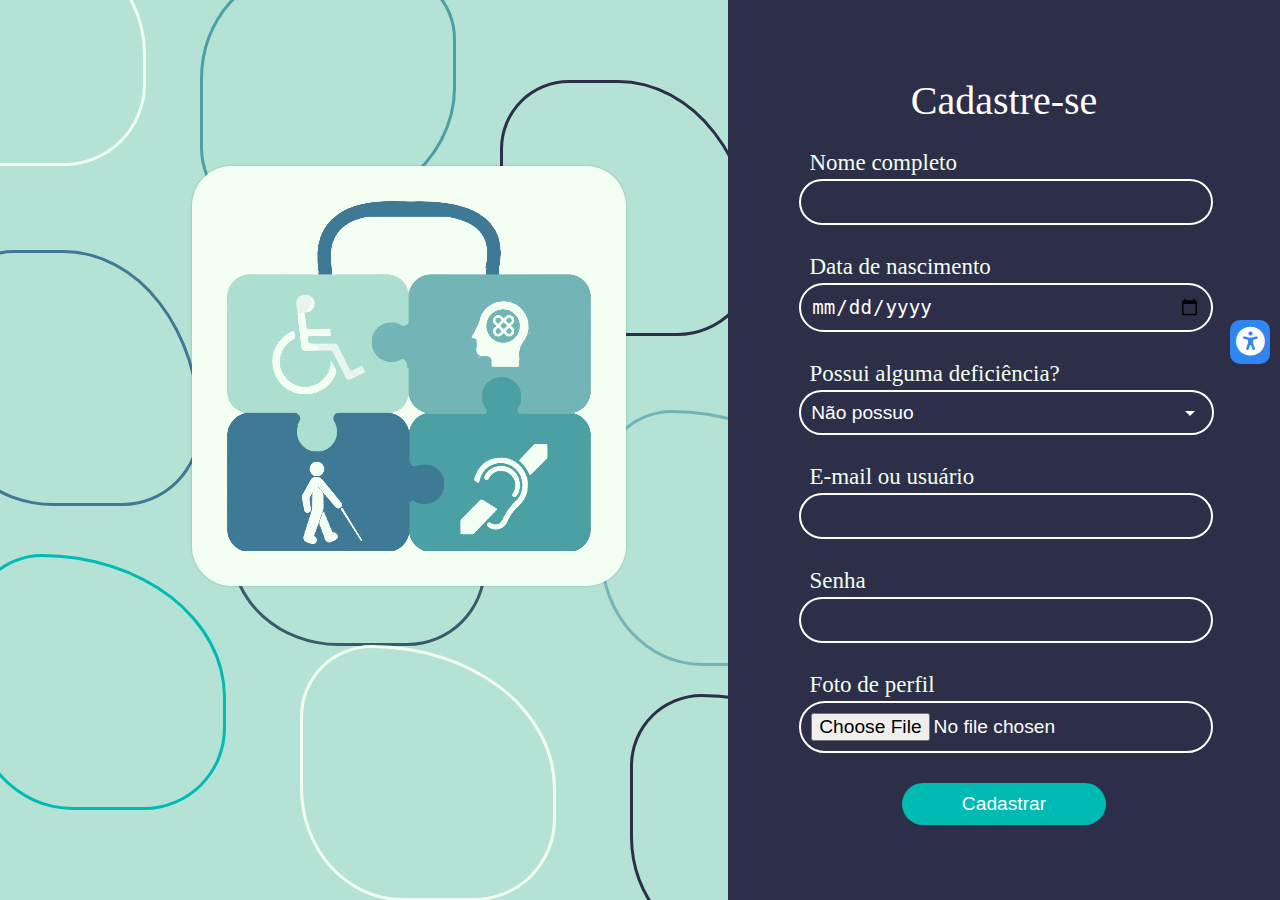
<file: cadastro.html>
<!DOCTYPE html>
<html lang="pt-br">
<head>
    <meta charset="UTF-8">
    <meta name="viewport" content="width=device-width, initial-scale=1.0">
    <title>Cadastro-IncluWork</title>
    <link rel="icon" href="img/icontest.png" type="image/x-icon">
    <link rel="stylesheet" href="reset.css">
    <link rel="stylesheet" href="https://cdnjs.cloudflare.com/ajax/libs/font-awesome/6.0.0-beta3/css/all.min.css">
    </head>
    <style>
        
        /* Estilos Gerais */
           body {
               position: relative;
           }
       
           .container{
               background-color: #2D2E47;
               max-width: 45%;
               margin:0 auto;
               padding: 20px;
               position: fixed;
               top: 0;
               right: 0;
               width: 40%;
               height: 100%;  
               color:#F3FFF3;      
           }
       
           h1{
               font-size: 40px;
               color: #FFFFFF;
               text-align: center;
               margin-top: 12%;
           }
       
       
           h2 {
           font-size: 35px;
           color: #F0FFF0;
           text-align: center;
           margin-top: 10px;
           }
       
           h3{
               font-size: 20px;
               color: #fff;
               margin-top: 25px;
               text-align: center;
           }
       
           .label {
               font-size: 23px;
               color: #F0FFF0; 
               margin-top:30px;
               margin-left: 12%;
               display: block; 
           }
       
           .label-deficiencia {
                   font-weight: bold; /* Texto em negrito */
                   text-transform: uppercase; /* Texto em maiúsculas */
                   letter-spacing: 1px; /* Espaçamento entre letras */
               }
       
           input, .select {
               background-color: transparent;
               padding: 10px; 
               color: #fff;
               border: 2px solid #fff;
               border-radius: 50px;
               font-size: 1.2em;
               outline: none;
               transition: background-color 0.3s, color 0.3s;
               margin-top: 5px; 
               width: calc(80% - 20px); 
               margin-left: 10%;
               display: block; 
           }
       
           .select{
                   width: calc(85% - 20px); 
                   appearance: none;
                   background-image: url('data:image/svg+xml;utf8,<svg xmlns="http://www.w3.org/2000/svg" viewBox="0 0 24 24" fill="white" width="24" height="24"><path d="M7 10l5 5 5-5H7z"/></svg>');
                   background-repeat: no-repeat;
                   background-position: right 10px center;
               }
       
               .select option {
                   background-color: #2D2E47; /* Cor de fundo das opções */
                   color: #F0FFF0; /* Cor do texto das opções */
               }
       
       
       
           .submit-button {
               background-color: #00BAB4; /* Cor de fundo do botão */
               color: #fff; /* Cor do texto do botão */
               border: none; /* Remove a borda padrão do botão */
               padding: 10px 20px; /* Espaçamento interno do botão */
               border-radius: 50px; /* Bordas arredondadas */
               font-size: 1.2em; /* Tamanho da fonte */
               cursor: pointer; /* Cursor de ponteiro ao passar sobre o botão */
               transition: background-color 0.3s, transform 0.3s; /* Transições suaves */
               margin-top: 30px; /* Margem superior para separar do input */
               width: 40%; /* Largura total do botão */
               text-align: center; /* Alinha o texto ao centro */
               margin-left: 30%;
           }
       
           .submit-button:hover {
               background-color: #3E7996; /* Cor de fundo ao passar o mouse */
               transform: scale(1.05); /* Efeito de aumento ao passar o mouse */
           }
       
           .espaca{
                   margin-top: 20px;
               }
       

       
           /*FRAME*/
       
           .frame-container {
                   max-width: 58%;
                   width: 80%;
                   height: 100%;
                   position: fixed;
                   background-color: rgba(6, 158, 111, 0.3); /* Cor de fundo similar à da imagem */
                   overflow: hidden;
               }
               .wavy-shape {
                   position: absolute;
                   width: 250px;
                   height: 250px;
                   background: transparent; /* Torna a forma transparente */
                   animation: rotate 10s infinite linear;
               }
               .wavy-shape:nth-child(1) {
                   top: -90px;
                   left: -110px;
                   animation-duration: 30s;
                   border: 3px solid #F3FFF3;
                   border-radius:  35% 90% 40% 50% / 35% 70% 40% 55% ;
               }
               .wavy-shape:nth-child(2) {
                   top: -30px;
                   left: 200px;
                   animation-duration: 30s;
                   border: 3px solid #4BA0A3;
                   border-radius: 50% 35% 90% 40% / 55% 35% 70% 40%  ;
               }
               .wavy-shape:nth-child(3) {
                   top: -130px;
                   left: 750px;
                   animation-duration: 30s;
                   border: 3px solid #F3FFF3;
                   border-radius: 40% 50% 35% 90% / 40% 55% 35% 70%;
               }
               .wavy-shape:nth-child(4) {
                   top: 80px;
                   left: 500px;
                   animation-duration: 30s;
                   border: 3px solid #2D2E47;
                   border-radius: 35% 70% 40% 55% / 35% 90% 40% 50%;
               }
               .wavy-shape:nth-child(5) {
                   top: 250px;
                   left: -55px;
                   animation-duration: 30s;
                   border: 3px solid #3E7996;
                   border-radius: 35% 70% 40% 55% / 35% 90% 40% 50% ; 
               }
               .wavy-shape:nth-child(6) {
                   top: 390px;
                   left: 230px;
                   animation-duration: 30s;
                   border: 3px solid #3B5A6A;
                   border-radius: 35% 70% 40% 55% / 35% 90% 40% 50%; 
               }
               .wavy-shape:nth-child(7) {
                   top: 190px;
                   left: 840px;
                   animation-duration: 30s;
                   border: 3px solid #00BAB4;
                   border-radius: 35% 70% 40% 55% / 35% 90% 40% 50% ; 
               }
               .wavy-shape:nth-child(8) {
                   top: 410px;
                   left: 600px;
                   animation-duration: 30s;
                   border: 3px solid #73B5B7;
                   border-radius: 35% 90% 40% 50% / 35% 70% 40% 55%; 
               }
               .wavy-shape:nth-child(9) {
                   bottom: 90px;
                   left: -30px;
                   animation-duration: 30s;
                   border: 3px solid #00BAB4;
                   border-radius: 35% 90% 40% 50% / 35% 70% 40% 55% ; 
               }
               .wavy-shape:nth-child(10) {
                   bottom: -1px;
                   left: 300px;
                   animation-duration: 30s;
                   border: 3px solid #F3FFF3;
                   border-radius: 35% 90% 40% 50% / 35% 70% 40% 55%; 
               }
               .wavy-shape:nth-child(11) {
                   bottom: -50px;
                   left: 630px;
                   animation-duration: 30s;
                   border: 3px solid #2D2E47;
                   border-radius: 35% 90% 40% 50% / 35% 70% 40% 55% ; 
               }
               .wavy-shape:nth-child(12) {
                   bottom: 160px;
                   left: 900px;
                   animation-duration: 30s;
                   border: 3px solid #3E7996;
                   border-radius: 35% 90% 40% 50% / 35% 70% 40% 55% ; 
               }
               .wavy-shape:nth-child(13) {
                   bottom: -190px;
                   left:950px;
                   animation-duration: 30s;
                   border: 3px solid #00BAB4;
                   border-radius: 35% 90% 40% 50% / 35% 70% 40% 55% ; 
               }
       
               @keyframes rotate {
                   0% {
                       transform: rotate(0deg);
                       border-radius: 35% 90% 40% 50% / 35% 70% 40% 55% ;
                   }
                   100% {
                       transform: rotate(360deg);
                       border-radius: 35% 70% 40% 55% / 35% 90% 40% 50% ;
                   }
       
               }
       
               .custom-select {
                   position: relative;
                   display: inline-block;
                   width: calc(84% - 20px);
                   margin: 0 auto;
                   margin-left: 10%;
               }
       
               .label-opcoes {
                   margin-top: 45px;
                   margin-left: 12%;
                   display: block; 
                   background-color: transparent;
                   padding: 10px; 
                   color: #fff;
                   border: 2px solid #fff;
                   border-radius: 50px;
                   font-size: 1.2em;
                   outline: none;
                   transition: all 0.3s ease;
                   margin-top: 5px; 
                   width: calc(84% - 20px); 
                   margin-left: 10%;
                   cursor: pointer;
               }
       
               p{
                   font-size: 25px;
                   color: #F0FFF0; 
                   margin-left: 12%;
                   display: block; 
               }

               .logo{
                position: absolute;
               display: block;
               margin-left: 15%;
               margin-top: 13%;
               z-index: 1000;
               background-color: #f3fff3; /* Cor de fundo do container */
               border-radius: 40px;
               box-shadow: 0 0 3px rgba(0, 0, 0, 0.1); /* Sombra para um efeito mais suave */
               justify-content: center;
               align-items: center;
               max-width: 100%;
               height: auto;
               padding: 35px;
           }

              /*icon*/

              .login-options {
                display: flex;
                justify-content: center;
                margin-top: 20px;
                }

                .login-options img {
                display: flex;
                align-items: center;
                gap: 8px;
                padding: 12px 10px;
                font-size: 16px;
                border: none;
                cursor: pointer;
                transition: transform 0.2s, box-shadow 0.2s;
                }

                .login-options img:hover {
                transform: translateY(-2px);
                }

                .login-img{
                    position: absolute;
                    display: block;
                    margin-left: 15%;
                    margin-top: 185px;
                    justify-content: center;
                    align-items: center;
                    width: 30%;
                    height: auto;
                    padding: 35px;
                }

                .imagem{
                    width: 35px;
                    height: 35px;
                }

                .hidden {
  display: none;
}

.reader-container {
  background-color: #ffffff;
  padding: 20px;
  border-radius: 5px;
  box-shadow: 0 2px 10px rgba(0, 0, 0, 0.1);
}

.speed-control {
  margin-top: 10px;
}

input[type="range"] {
  -webkit-appearance: none; 
  appearance: none; 
  width: 80%; 
  height: 2px; 
  background: #F3FFF3; 
  border-radius: 100px; 
  outline: none; 
  border: none;
}
input[type="range"]::-webkit-slider-thumb {
  border: none;
  -webkit-appearance: none; 
  appearance: none; 
  width: 15px; 
  height: 15px; 
  border-radius: 50%;
  background: #2D3748; 
  cursor: pointer; 
}
input[type="range"]::-moz-range-thumb {
  border: none;
  width: 15px; 
  height: 8px; 
  border-radius: 50%; 
  background: #2D3748; 
  cursor: pointer; 
}

#accessibility-menu {
  position: fixed;
  top: 275px;
  left: 20px;
  background-color: #ADDFD0;
  padding: 40px;
  box-shadow: 0 4px 6px rgba(0, 0, 0, 0.1);
  border-radius: 8px;
  z-index: 1000; 
  border: none;
}

.accessibility-button {
  position: fixed; 
  right: 10px; 
  top: 320px; 
  z-index: 1000; 
}

.accessibility-button button {
  background-color: #3185F0; 
  color: white;
  border: none; 
  padding: 5.5px; 
  border-radius: 10px; 
  cursor: pointer; 
  font-size: 1.8rem;
}

.botao button {
  background-color: #F3FFF3; 
  color: #2d3748; 
  border: none; 
  width: 290px;
  padding: 10px;
  border-radius: 10px; 
  cursor: pointer;
  font-size: 1.2rem; 
  margin-top: 5px; 
  transition: background-color 0.3s, transform 0.2s; 
}

select{
  color: #2D3748; 
  border: none; 
  background-color: #F3FFF3; 
  width: 290px;
  padding: 10px;
  border-radius: 10px; 
  cursor: pointer;
  font-size: 1.2rem; 
  margin-top: 5px; 
  transition: background-color 0.3s, transform 0.2s;
}

body.high-contrast select {
  background-color: #444;
  color: #fff;
}

body.high-contrast #accessibility-menu {
  background-color: #1a202c;
  color: #fff;
}

body.high-contrast {
  background-color: #000;
  color: #fff;
}

/* Estilos para alto contraste */
body.high-contrast {
  background-color: #000;
  color: #fff;
}

body.high-contrast ul li a {
  color: #0ff; 
  text-decoration: underline; 
}

body.high-contrast nav,
body.high-contrast .nav-background,
body.high-contrast header,
body.high-contrast footer {
  background-color: #222; /* Cor de fundo para barras de navegação e rodapé */
  color: #fff;
}

body.high-contrast .container,
body.high-contrast .container-1,
body.high-contrast .container-3,
body.high-contrast .container-5{
  background-color: #222;
  color: #fff;
}

body.high-contrast .container-2,
body.high-contrast .container-4,
body.high-contrast .container-6 {
  background-color: #333;
  color: #fff;
}

body.high-contrast button {
  background-color: #444;
  color: #fff;
  border-color: #fff;
}

body.high-contrast button:hover {
  background-color: #555;
}

body.high-contrast input{
  background-color: #444;
}

body.high-contrast .logo{
    filter: invert(100%) grayscale(100%);
}

body.high-contrast textarea {
  background-color: #222;
  color: #fff;
  border-color: #fff;
}

body.high-contrast .accordion-button {
  background-color: #444;
  color: #fff;
}

body.high-contrast .accordion-content {
  background-color: #333;
  color: #fff;
}

/* Dots no carrossel */
body.high-contrast .dot {
  background-color: #fff;
}

body.high-contrast .dot.active {
  background-color: #0ff;
}

/* Footer e texto */
body.high-contrast p {
  color: #ccc;
}

body.high-contrast h1,
body.high-contrast h2,
body.high-contrast h3 {
  color: #fff;
}

nav.high-contrast {
  background-color: #000;
  color: #fff;
}

body.spaced-letters * {
  letter-spacing: 1.5px;
}

body.underline-links a {
  text-decoration: underline;
}

body.colorblind-mode img {
  filter: grayscale(100%);
}

           </style>
<body>
    <div class="">
        <img class="logo" src="img/logo2.png" alt="logo">
        <div class="frame-container">
            <div class="wavy-shape"></div>
            <div class="wavy-shape"></div>
            <div class="wavy-shape"></div>
            <div class="wavy-shape"></div>
            <div class="wavy-shape"></div>
            <div class="wavy-shape"></div>
            <div class="wavy-shape"></div>
            <div class="wavy-shape"></div>
            <div class="wavy-shape"></div>
            <div class="wavy-shape"></div>
            <div class="wavy-shape"></div>
            <div class="wavy-shape"></div>
            <div class="wavy-shape"></div>
            <div class="wavy-shape"></div>
        </div>
        <body>
            <div class="">
                <img class="logo" src="img/logo2.png" alt="logo">
                <div class="container">
                    <h1 class="text-to-read">Cadastre-se</h1>
        
                    <form id="cadastroForm">
                        <label class="label" for="name"><p2 class="text-to-read">Nome completo</p2></label>
                        <input type="text" id="name" name="name" required>
                    
                        <label class="label" for="date"><p2 class="text-to-read">Data de nascimento</p2></label>
                        <input type="date" id="date" name="date" required>
                    
                        <label class="label" for="deficiencia"><p2 class="text-to-read">Possui alguma deficiência?</p2></label>
                        <select class="select" id="deficiencia" name="deficiencia">
                            <option value="nao"><p2 class="text-to-read">Não possuo</p2></option>
                            <option value="cognitiva"><p2 class="text-to-read">Cognitiva</p2></option>
                            <option value="visual"><p2 class="text-to-read">Visual</p2></option>
                            <option value="motora"><p2 class="text-to-read">Motora</p2></option>
                            <option value="auditiva"><p2 class="text-to-read">Auditiva</p2></option>
                        </select>
                    
                        <label class="label" for="login-email"><p2 class="text-to-read">E-mail ou usuário</p2></label>
                        <input type="email" id="login-email" name="login-email" required>
                    
                        <label class="label" for="login-senha"><p2 class="text-to-read">Senha</p2></label>
                        <input type="password" id="login-senha" name="login-senha" required>
                    
                        <label class="label" for="photo"><p2 class="text-to-read">Foto de perfil</p2></label>
                        <input type="file" id="photo" name="photo" accept="image/*">
                    
                        <button type="submit" class="submit-button"><p2 class="text-to-read">Cadastrar</p2></button>
                    </form>
        
                    <p id="message"></p>
                </div>
            </div>

            <div class="accessibility-button">
                <button id="accessibility-toggle">
                    <i class="fas fa-universal-access"></i>
                </button>
            </div>
            <div id="accessibility-menu" class="hidden">
                <div class="font-size-slider">
                    <span class="font-size-label small">A</span>
                    <span class="font-size-label large">A</span>
                    <input type="range" id="font-size-range" min="0" max="3" step="1" value="1" onchange="changeFontSize(this.value)">
                </div> <br>
                <div class="botao">
                    <button id="high-contrast-btn">Alto Contraste</button> <br>
                    <button onclick="toggleLetterSpacing()">Espaçamento de Letras</button> <br>
                    <button onclick="toggleUnderline()">Sublinhar Links</button> <br>
                    <select id="colorblind-type" onchange="changeColorblindType()">
                        <option value="normal">Adaptações para daltonismo</option>
                        <optgroup label="Formas Leves">
                            <option value="protanomaly">Protanomalia (Vermelho fraco)</option>
                            <option value="deuteranomaly">Deuteranomalia (Verde fraco)</option>
                            <option value="tritanomaly">Tritanomalia (Azul fraco)</option>
                        </optgroup>
                        <optgroup label="Formas Severas">
                            <option value="protanopia">Protanopia (Sem vermelho)</option>
                            <option value="deuteranopia">Deuteranopia (Sem verde)</option>
                            <option value="tritanopia">Tritanopia (Sem azul)</option>
                        </optgroup>
                        <optgroup label="Monocromacia">
                            <option value="achromatomaly">Acromatomalia (Quase sem cores)</option>
                            <option value="achromatopsia">Acromatopsia (Sem cores)</option>
                        </optgroup>
                    </select> <br>
                    <button onclick="startReading()">Iniciar Leitura</button> <br>
                    <button onclick="stopReading()">Parar Leitura</button> <br>
                    <div class="speed-control">
                        <label for="speed">Velocidade:</label> <br>
                        <input type="range" id="speed" min="0.5" max="2" step="0.1" value="1">
                    </div>
                </div>
            </div>

            <div vw class="enabled">
                <div vw-access-button class="active"></div>
                <div vw-plugin-wrapper>
                  <div class="vw-plugin-top-wrapper"></div>
                </div>
            </div>
        
            <script>
        
        let speech = new SpeechSynthesisUtterance();
            const textElements = document.querySelectorAll('.text-to-read');
            
            function startReading() {
                let fullText = Array.from(textElements).map(element => element.innerText).join(' ');
                speech.text = fullText;
                speech.rate = document.getElementById('speed').value;
                window.speechSynthesis.speak(speech);
            }
        
            function stopReading() {
                window.speechSynthesis.cancel();
            }
        
            document.getElementById('speed').addEventListener('input', function() {
                speech.rate = this.value;
            });
        
        function applyFontSize() {
            const sizes = ['14px', '16px', '18px', '20px'];
            const elements = document.querySelectorAll(
                'a, button, h2, h3, h1, .accordion-button, .accordion-content'
            );
        
            elements.forEach((element) => {
                element.style.fontSize = sizes[fontSize];
            });
        }
        
        document.addEventListener('DOMContentLoaded', () => {
            const fontSizeRange = document.getElementById('font-size-range');
            fontSizeRange.addEventListener('input', (e) => {
                fontSize = parseInt(e.target.value);
                applyFontSize();
            });
        
            // Aplicar configurações ao carregar a página
            loadSettings();
        });
        
        
        function toggleLetterSpacing() {
            document.body.style.letterSpacing = document.body.style.letterSpacing === '2px' ? 'normal' : '2px';
        }
        
        function toggleHighContrast() {
            document.body.classList.toggle('high-contrast');
        }
        
        function toggleAccessibilityMenu() {
            const menu = document.getElementById('accessibility-menu');
            menu.classList.toggle('hidden');
        }
        
        function handleSearch() {
            const query = document.getElementById('search-input').value.toLowerCase();
            console.log('Consulta:', query); 
            // lógica de pesquisa...
        }
        
        function toggleUnderline() {
            const links = document.querySelectorAll('a');
            links.forEach(link => {
                link.style.textDecoration = link.style.textDecoration === 'underline' ? 'none' : 'underline';
            });
        }
            
                 // accessibility.js
            document.addEventListener('DOMContentLoaded', function() {
                const toggleButton = document.getElementById('accessibility-toggle');
                const accessibilityMenu = document.getElementById('accessibility-menu');
        
                toggleButton.addEventListener('click', function() {
                    // Alterna a classe 'hidden' para exibir ou ocultar o menu
                    accessibilityMenu.classList.toggle('hidden');
                });
            });
        
        // Selecionar o botão de alto contraste
        const highContrastToggle = document.getElementById('high-contrast-btn');
        
        // Alternar o modo de alto contraste
        highContrastToggle.addEventListener('click', () => {
          document.body.classList.toggle('high-contrast');
        });
        
        let colorblindMode = false;
        let highContrastMode = false;
        let fontSize = 1; // 0 = pequeno, 1 = médio, 2 = grande
        let colorblindType = 'normal';
        
        function toggleColorblindMode() {
            colorblindMode = !colorblindMode;
            localStorage.setItem('colorblindMode', colorblindMode);
            applyColorblindMode();
        }
        
        function toggleHighContrastMode() {
            highContrastMode = !highContrastMode;
            localStorage.setItem('highContrastMode', highContrastMode);
            applyHighContrastMode();
        }
        
        function changeFontSize(size) {
            fontSize = size;
            localStorage.setItem('fontSize', fontSize);
            applyFontSize();
            updateFontSizeSlider();
        }
        
        function changeColorblindType() {
            const select = document.getElementById('colorblind-type');
            colorblindType = select.value;
            localStorage.setItem('colorblindType', colorblindType);
            applyColorblindMode();
        }
        
        function applyColorblindMode() {
            const filters = {
                normal: 'none',
                protanomaly: 'url("#protanomaly-filter")',
                deuteranomaly: 'url("#deuteranomaly-filter")',
                tritanomaly: 'url("#tritanomaly-filter")',
                protanopia: 'url("#protanopia-filter")',
                deuteranopia: 'url("#deuteranopia-filter")',
                tritanopia: 'url("#tritanopia-filter")',
                achromatopsia: 'url("#achromatopsia-filter")',
                achromatomaly: 'url("#achromatomaly-filter")'
            };
        
            document.body.style.filter = filters[colorblindType];
        }
        
        function applyHighContrastMode() {
            if (highContrastMode) {
                document.body.classList.add('high-contrast');
            } else {
                document.body.classList.remove('high-contrast');
            }
        }
        
        function applyFontSize() {
            const sizes = ['14px', '16px', '18px'];
            document.body.style.fontSize = sizes[fontSize];
        }
        
        function updateFontSizeSlider() {
            const fontSizeRange = document.getElementById('font-size-range');
            if (fontSizeRange) {
                fontSizeRange.value = fontSize;
            }
        }
        
        function loadSettings() {
            colorblindMode = localStorage.getItem('colorblindMode') === 'true';
            highContrastMode = localStorage.getItem('highContrastMode') === 'true';
            fontSize = parseInt(localStorage.getItem('fontSize'));
            colorblindType = localStorage.getItem('colorblindType') || 'normal';
            
            if (isNaN(fontSize) || fontSize < 0 || fontSize > 2) {
                fontSize = 1;
            }
        
            applyColorblindMode();
            applyHighContrastMode();
            applyFontSize();
            updateFontSizeSlider();
        
            const colorblindTypeSelect = document.getElementById('colorblind-type');
            if (colorblindTypeSelect) {
                colorblindTypeSelect.value = colorblindType;
            }
        }
        
        window.addEventListener('DOMContentLoaded', () => {
            const fontSizeRange = document.getElementById('font-size-range');
            if (fontSizeRange) {
                fontSizeRange.addEventListener('input', (e) => {
                    changeFontSize(parseInt(e.target.value));
                });
            }
        });
        
        window.onload = loadSettings;
        
        // Adicione os filtros SVG ao final do body
        document.body.insertAdjacentHTML('beforeend', `
            <svg xmlns="http://www.w3.org/2000/svg" style="display: none;">
                <defs>
                    <filter id="protanomaly-filter">
                        <feColorMatrix type="matrix" values="0.817,0.183,0,0,0 0.333,0.667,0,0,0 0,0.125,0.875,0,0 0,0,0,1,0"/>
                    </filter>
                    <filter id="deuteranomaly-filter">
                        <feColorMatrix type="matrix" values="0.8,0.2,0,0,0 0.258,0.742,0,0,0 0,0.142,0.858,0,0 0,0,0,1,0"/>
                    </filter>
                    <filter id="tritanomaly-filter">
                        <feColorMatrix type="matrix" values="0.967,0.033,0,0,0 0,0.733,0.267,0,0 0,0.183,0.817,0,0 0,0,0,1,0"/>
                    </filter>
                    <filter id="protanopia-filter">
                        <feColorMatrix type="matrix" values="0.567,0.433,0,0,0 0.558,0.442,0,0,0 0,0.242,0.758,0,0 0,0,0,1,0"/>
                    </filter>
                    <filter id="deuteranopia-filter">
                        <feColorMatrix type="matrix" values="0.625,0.375,0,0,0 0.7,0.3,0,0,0 0,0.3,0.7,0,0 0,0,0,1,0"/>
                    </filter>
                    <filter id="tritanopia-filter">
                        <feColorMatrix type="matrix" values="0.95,0.05,0,0,0 0,0.433,0.567,0,0 0,0.475,0.525,0,0 0,0,0,1,0"/>
                    </filter>
                    <filter id="achromatopsia-filter">
                        <feColorMatrix type="matrix" values="0.299,0.587,0.114,0,0 0.299,0.587,0.114,0,0 0.299,0.587,0.114,0,0 0,0,0,1,0"/>
                    </filter>
                    <filter id="achromatomaly-filter">
                        <feColorMatrix type="matrix" values="0.618,0.320,0.062,0,0 0.163,0.775,0.062,0,0 0.163,0.320,0.516,0,0 0,0,0,1,0"/>
                    </filter>
                </defs>
            </svg>
        `);
            </script>
            
            <script>
                const buttons = document.querySelectorAll('.accordion-button');
            
            buttons.forEach(button => {
                button.addEventListener('click', function() {
                    const content = this.nextElementSibling;
            
                    // Fecha todos os outros conteúdos
                    document.querySelectorAll('.accordion-content').forEach(item => {
                        if (item !== content) {
                            item.style.display = 'none';
                        }
                    });
            
                    // Alterna a exibição do conteúdo atual
                    content.style.display = content.style.display === 'block' ? 'none' : 'block';
                });
            });
            </script>
        
        <script src="https://vlibras.gov.br/app/vlibras-plugin.js"></script>
        <script>
          new window.VLibras.Widget('https://vlibras.gov.br/app');
        </script>

            <script>
                // Função para salvar os dados do usuário no localStorage
                function saveUser(user) {
                    const users = JSON.parse(localStorage.getItem('users')) || [];
                    users.push(user);
                    localStorage.setItem('users', JSON.stringify(users));
                }
            
                // Lida com o evento de cadastro
                document.getElementById('cadastroForm').addEventListener('submit', function(event) {
                    event.preventDefault(); // Impede o comportamento padrão do formulário
            
                    // Coleta os dados do formulário
                    const name = document.getElementById('name').value;
                    const date = document.getElementById('date').value;
                    const deficiencia = document.getElementById('deficiencia').value;
                    const email = document.getElementById('login-email').value;
                    const password = document.getElementById('login-senha').value;
            
                    // Cria um objeto com os dados do usuário
                    const user = { 
                        name, 
                        date, 
                        deficiencia, 
                        email, 
                        password
                    };
            
                    // Salva os dados do usuário e redireciona para a página index.html
                    saveUser(user);
                    alert('Cadastro realizado com sucesso!');
                    window.location.href = 'index.html'; // Redireciona para a página inicial
                });
            </script>
            
        
</html>
</file>
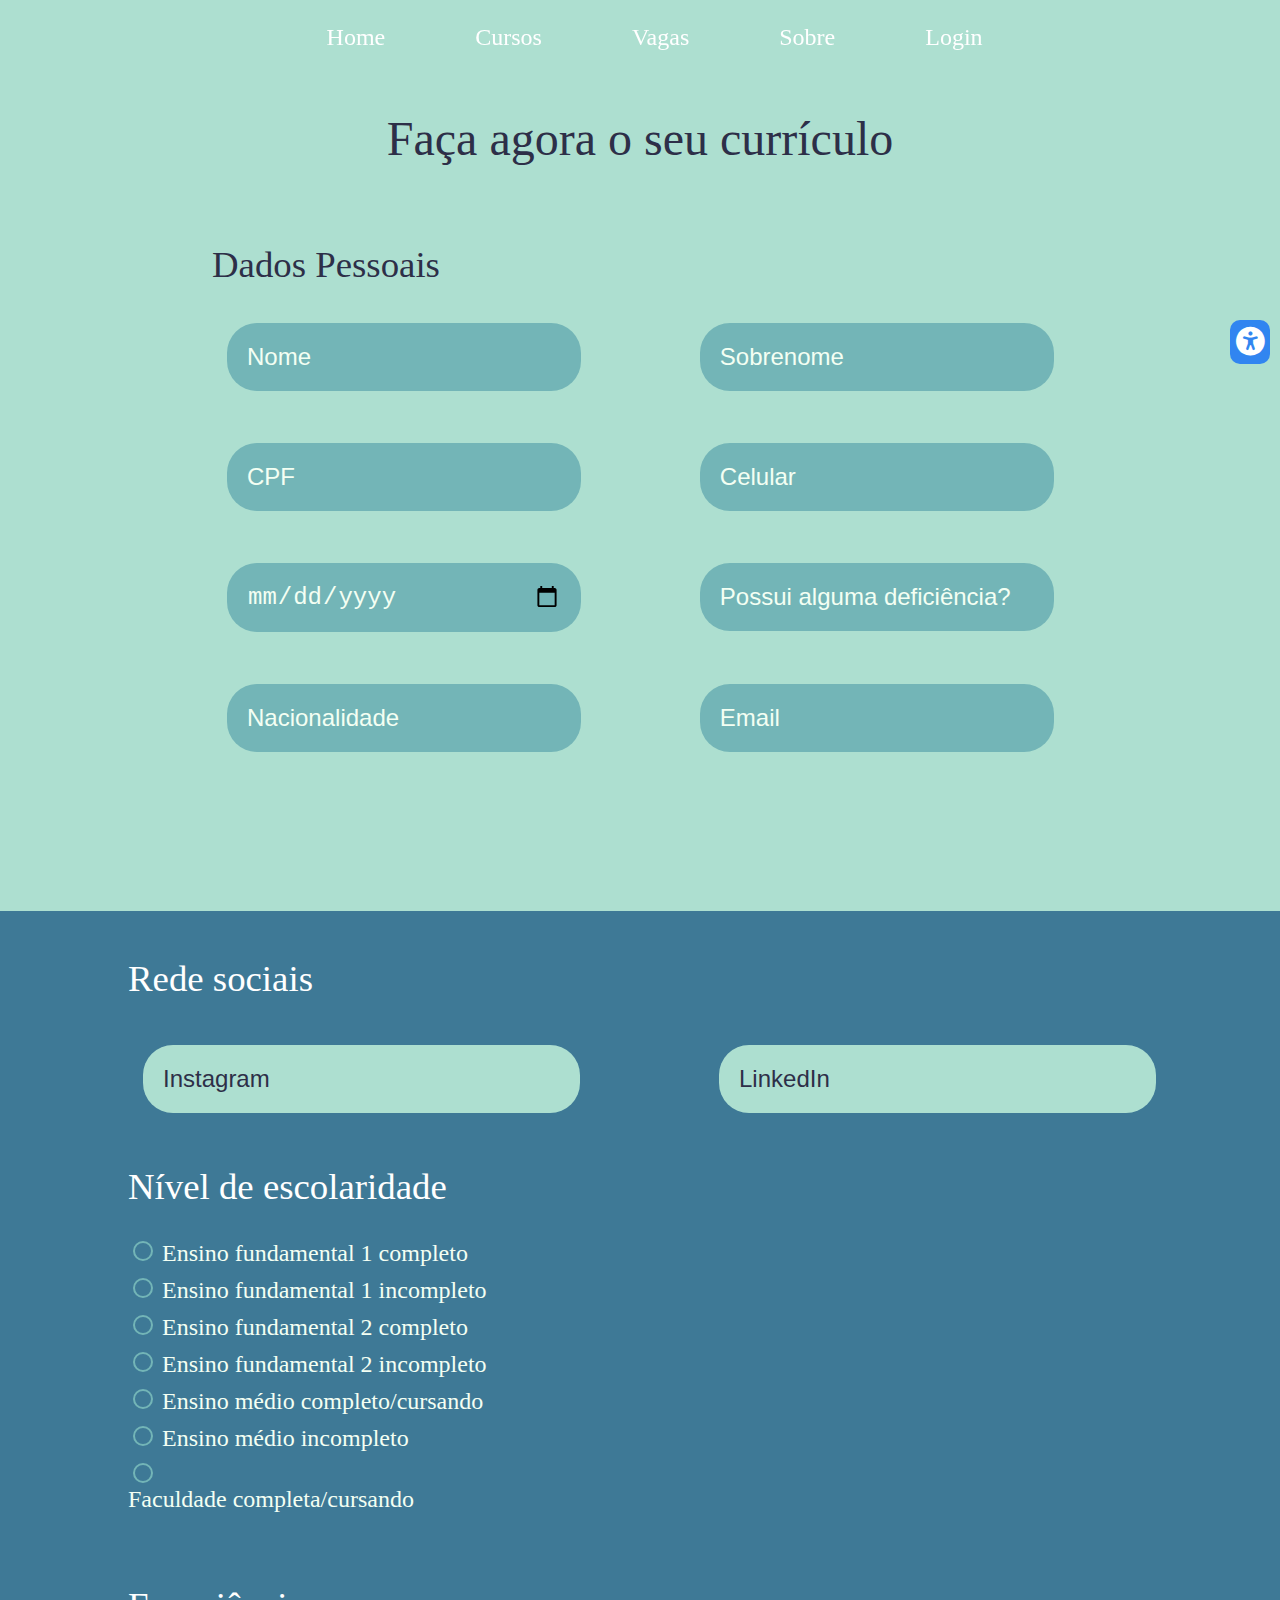
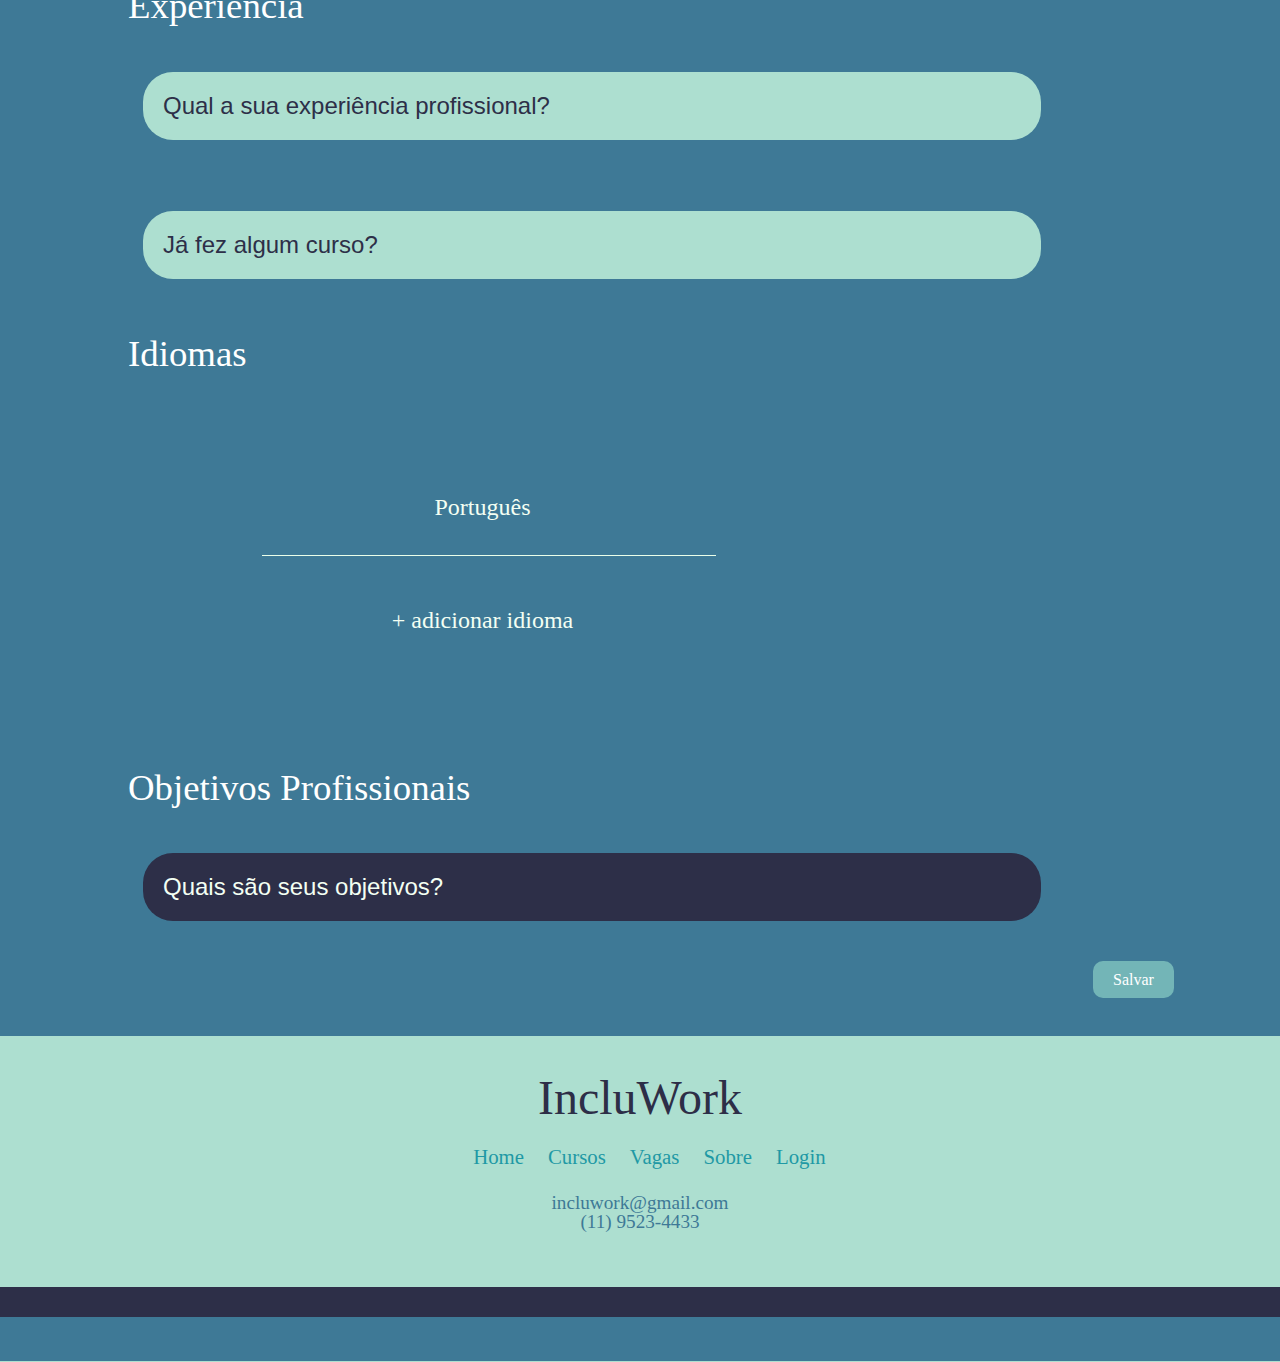
<file: curriculo.html>
<!DOCTYPE html>
<html lang="pt-br">
<head>
    <meta charset="UTF-8">
    <meta name="viewport" content="width=device-width, initial-scale=1.0">
    <link rel="stylesheet" href="reset.css">
    <link rel="icon" href="img/icontest.png" type="image/x-icon">
    <link rel="stylesheet" href="https://cdnjs.cloudflare.com/ajax/libs/font-awesome/6.0.0-beta3/css/all.min.css">
    <title>Currículo</title>
</head>
<style>
body{
  background-color: #ADDFD0;
  position: relative;
}
  
nav {
  display: flex;
  justify-content: space-between;
  align-items: left;
  margin-top: 1%;
}

.nav-list {
  list-style: none;
  padding: 30px;
  padding-right: 30%;
  padding-left: 30%;
  margin: 0;
  display: flex;
  justify-content: space-around; 
  position: fixed; 
  top: 0;
  width: 40%;
  background-color: transparent; 
  transition: background-color 0.3s ease; 
  z-index: 1000; 
}

@media screen and (max-width: 1440px){
  .nav-list{
    padding-left: 27%;
    padding-right: 33%;
  }
}

@media screen and (max-width: 1280px){
  .nav-list{
    padding: 25px;
    padding-left: 22%;
    padding-right: 40%;
  }
}
  
.nav-background {
  background-color: #4BA0A3;
}
  
@media (max-width: 1044px){
  .nav-background{
    background-color: transparent;
  }
}
  
.logo {
  color: #3E7996;
  font-size: 1.4rem;
}

.nav-list ul {
  font-size: 1.5rem;
  display: flex;
  list-style: none;
  padding: 0;
  margin: 0;
    
}

.nav-list ul li {
  margin: 0 45px;
}

.nav-list ul li a {
  color: white;
  text-decoration: none;
}
  
  .menu-icon {
  font-size: 24px;
  color: #F3FFF3;
  cursor: pointer;
  position: fixed;
  top: 20px;
  left: 20px;
  z-index: 1000;
  display: none; 
}

.sidebar {
  height: 100%;
  width: 250px;
  position: fixed;
  top: 0;
  left: -250px; 
  background-color: #F3FFF3;
  transition: left 0.3s;
  padding-top: 60px;
  z-index: 999;
}

.sidebar.active {
  left: 0;
}

.sidebar ul {
  list-style: none;
  padding: 0;
}

.sidebar ul li {
  margin: 20px 0;
  text-align: center;
}

.sidebar ul li a {
  color: #4BA0A3;
  text-decoration: none;
  font-size: 1.2rem;
}

.sidebar ul li a:hover {
  text-decoration: underline;
}

@media (max-width: 1044px) {
  .menu-icon {
    display: block; 
    z-index: 1000;
  }

  .nav-list {
    display: none; 
  }
} 

h1{
    font-size: 3rem;
    text-align: center;
    margin-top: 8%;
    color: #2D2F48;
    margin-bottom: 5%;
}

.container {
    max-width: 1600px;
    margin-left: 15%;
    margin-right: 8%;
    padding: 20px;
}

h2 {
    font-size: 2.3rem;
    text-align: left;
    color: #2D2F48;
    margin-bottom: 2.5%;
}

.form-row {
    display: flex;
    justify-content: space-between;
    flex-wrap: wrap;
    margin-bottom: 22px;
}

.form-group {
    flex: 1;
    margin: 15px;
    min-width: 220px; /* Define uma largura mínima para os campos */
}

input[type="text"],
input[type="date"],
input[type="email"],
input[type="tel"] {
    width: 80%;
    padding: 20px;
    background-color: #73B5B7;
    border: none;
    border-radius: 30px;
    box-sizing: border-box;
    color: #F3FFF3;
    font-size: 1.5rem;
}

::-webkit-input-placeholder{
  color: #F3FFF3;
  font-size: 1.5rem;
}

.form-group-1 ::-webkit-input-placeholder{
  color: #2D2F48;
  font-size: 1.5rem;
}

input[type="text"]:focus,
input[type="email"]:focus,
input[type="tel"]:focus {
    border-color: #007BFF;
    outline: none;
}

@media (max-width: 600px) {
    .form-group {
        flex: 100%; /* Em telas menores, cada campo ocupa a largura total */
    }
}

.container-1{
    background-color: #3E7996;
    height: 2000px;
    margin-top: 8%;
    padding-top: 50px;
}

input[type="link"],
input[type="insta"] {
    width: 80%;
    padding: 20px;
    background-color: #ADDFD0;
    border: none;
    border-radius: 30px;
    box-sizing: border-box;
    color: #2D2F48;
    font-size: 1.5rem;
}

input[type="link"]:focus,
input[type="insta"]:focus {
    border-color: #007BFF;
    outline: none;
}

input[type="link-1"]{
  width: 80%;
    padding: 20px;
    background-color: #2D2F48;
    border: none;
    color: #F3FFF3;
    border-radius: 30px;
    box-sizing: border-box;
    font-size: 1.5rem;
}

h3 {
    font-size: 2.3rem;
    text-align: left;
    color: white;
    margin-left: 10%;
    margin-bottom: 2.5%;
    
}

.form-row-1{
    display: flex;
    justify-content: space-between;
    flex-wrap: wrap;
    margin-bottom: 22px;
    margin-left: 10%;
}

.form-group-1{
    flex: 1;
    margin: 15px;
    min-width: 220px; 
    margin-bottom: 3%;
}

.form-row-3{
    display: flex;
    justify-content: space-between;
    flex-wrap: wrap;
    margin-bottom: 22px;
    margin-left: 10%;
}

.form-group-3{
    flex: 1;
    margin: 15px;
    min-width: 220px; 
    margin-bottom: 8%;
}

.radio-list {
            list-style-type: none;
            padding: 0;
            margin-bottom: 6%;
        }
        .radio-list li {
            margin: 10px 0;
            margin-left: 10%;
            font-size: 1.5rem;
        }
        .radio-list input[type="radio"] {
            appearance: none; 
            width: 20px;
            height: 20px; 
            border: 2px solid #73B5B7; 
            border-radius: 50%;
            cursor: pointer; 
            position: relative; 
        }
        .radio-list input[type="radio"]:checked {
            background-color: #73B5B7; 
            border: 2px solid #73B5B7; 
        }
        .radio-list input[type="radio"]:checked::before {
            content: '';
            width: 15px; 
            height: 15px; 
            background-color: #73B5B7; 
            border-radius: 50%; 
            position: absolute;
            top: 0; 
            left: 0; 
        }
label{
  color: #F3FFF3;
}

.language-container {
      align-items: center;
      padding: 10px;
      cursor: pointer;
      margin-bottom: 10%;
      text-align: center;
    }

    .language-options {
      position: relative;
      background-color: #eaffea;
      border-radius: 5px;
      padding: 10px;
      margin-left: 65%;
      margin-right: 20%;
      z-index: 1;
      display: none;
      margin-top: -15%;
    
    }

    .language-options a {
      font-size: 1.3rem;
      display: block;
      padding: 12px 0;
      color: #2D2F48;
      text-decoration: none;
    }

    .language-options a:hover {
      color: #3E7996;
    }

    .selected-language {
      color: #f3fff3;
      font-size: 1.5rem;
    }

    .selected-language{
      color: #F3FFF3;
      font-size: 1.5rem;
      margin-left: -25%;
    }

.barra {
  width: 60%; 
  height: 1px; 
  background-color: transparent; 
  margin: 20px 0;
  margin-left: 20%;
}

.linha {
  height: 1px; 
  background-color: #eaffea; 
  width: 60%; 
  top: 50%; 
  left: 0;
}

.container-6{
  height: 200px;
  padding: 2% 1%;
  background-color: #ADDFD0;
}

.footer{
  font-size: 1.3rem;
  list-style: none;
  text-align: center;
  margin-top: 2%;
}

@media screen and (max-width: 860px){
  .footer{
    font-size: 0.8rem;
  }
}

.footer li{
  display: inline;
}

.footer ul li a{
  color: #1F99A5;
  margin-left: 1.5%;
  text-decoration: none;
}

.email p{
  margin-top: 2%;
  color: #3E7996;
  font-size: 1.2rem;
  text-align: center;
}

@media screen and (max-width: 860px){
  .email p{
    font-size: 0.8rem;
  }
}

footer{
  background-color: #2D2F48;
  height: 30px;
}

h6{
  text-align: center;
  font-size: 3em;
  color: #2D2E47;
  margin-top: 1%;
}

@media screen and (max-width: 860px){
  h6{
    font-size: 1.3em;
  }
}

.button {
            margin-top: -5%;
            width: 15%;
            align-items: center;
            margin-bottom: 5%;
            float: right;
        }
        .button a {
            padding: 10px 20px;
            background-color: #73B5B7;
            color: white;
            text-decoration: none;
            border-radius: 10px;
            transition: background-color 0.3s;
            flex: 1; /* Para dividir igualmente */
            margin: 0 5px; /* Espaço entre os botões */
        }
        .button a:hover {
            background-color: #ADDFD0;
        }

.form-row-2{
    display: none;
    justify-content: space-between;
    flex-wrap: wrap;
    margin-left: 10%;
    margin-bottom: 6%;
    margin-top: 1%;
}

.hidden {
  display: none;
}

.reader-container {
  background-color: #ffffff;
  padding: 20px;
  border-radius: 5px;
  box-shadow: 0 2px 10px rgba(0, 0, 0, 0.1);
}

.speed-control {
  margin-top: 10px;
}

input[type="range"] {
  -webkit-appearance: none; 
  appearance: none; 
  width: 80%;  
  background: #F3FFF3; 
  border-radius: 100px; 
  outline: none; 
  border: none;
}
input[type="range"]::-webkit-slider-thumb {
  border: none;
  -webkit-appearance: none; 
  appearance: none; 
  width: 15px; 
  height: 15px; 
  border-radius: 50%;
  background: #2D3748; 
  cursor: pointer; 
}
input[type="range"]::-moz-range-thumb {
  border: none;
  width: 15px; 
  height: 8px; 
  border-radius: 50%; 
  background: #2D3748; 
  cursor: pointer; 
}

#accessibility-menu {
  position: fixed;
  top: 275px;
  left: 20px;
  background-color: #4BA0A3;
  padding: 40px;
  box-shadow: 0 4px 6px rgba(0, 0, 0, 0.1);
  border-radius: 8px;
  z-index: 1000; 
  border: none;
}

.accessibility-button {
  position: fixed; 
  right: 10px; 
  top: 320px; 
  z-index: 1000; 
}

.accessibility-button button {
  background-color: #3185F0; 
  color: white;
  border: none; 
  padding: 5.5px; 
  border-radius: 10px; 
  cursor: pointer; 
  font-size: 1.8rem;
}

.botao button {
  background-color: #F3FFF3; 
  color: #2d3748; 
  border: none; 
  width: 290px;
  padding: 10px;
  border-radius: 10px; 
  cursor: pointer;
  font-size: 1.3rem; 
  margin-top: 5px; 
  transition: background-color 0.3s, transform 0.2s; 
}

select{
  color: #2D3748; 
  border: none; 
  background-color: #F3FFF3; 
  width: 290px;
  padding: 10px;
  border-radius: 10px; 
  cursor: pointer;
  font-size: 1.3rem; 
  margin-top: 5px; 
  transition: background-color 0.3s, transform 0.2s;
}

body.high-contrast select {
  background-color: #444;
  color: #fff;
}

body.high-contrast #accessibility-menu {
  background-color: #1a202c;
  color: #fff;
}

body.high-contrast {
  background-color: #000;
  color: #fff;
}

/* Estilos para alto contraste */
body.high-contrast {
  background-color: #000;
  color: #fff;
}

body.high-contrast ul li a {
  color: #0ff; 
  text-decoration: underline; 
}

body.high-contrast nav,
body.high-contrast .nav-background,
body.high-contrast header,
body.high-contrast footer {
  background-color: #222; /* Cor de fundo para barras de navegação e rodapé */
  color: #fff;
}

body.high-contrast .container,
body.high-contrast .container-1,
body.high-contrast .container-3,
body.high-contrast .container-5{
  background-color: #222;
  color: #fff;
}

body.high-contrast .container-2,
body.high-contrast .container-4,
body.high-contrast .container-6 {
  background-color: #333;
  color: #fff;
}

body.high-contrast button {
  background-color: #444;
  color: #fff;
  border-color: #fff;
}

body.high-contrast button:hover {
  background-color: #555;
}

body.high-contrast input{
  background-color: #F3FFF3;
  color: #000;
}

body.high-contrast textarea {
  background-color: #222;
  color: #fff;
  border-color: #fff;
}

body.high-contrast .accordion-button {
  background-color: #444;
  color: #fff;
}

body.high-contrast .accordion-content {
  background-color: #333;
  color: #fff;
}

/* Dots no carrossel */
body.high-contrast .dot {
  background-color: #fff;
}

body.high-contrast .dot.active {
  background-color: #0ff;
}

/* Footer e texto */
body.high-contrast p {
  color: #ccc;
}

body.high-contrast h1,
body.high-contrast h2,
body.high-contrast h3,
body.high-contrast h6 {
  color: #fff;
}

nav.high-contrast {
  background-color: #000;
  color: #fff;
}

body.spaced-letters * {
  letter-spacing: 1.5px;
}

body.underline-links a {
  text-decoration: underline;
}

body.colorblind-mode img {
  filter: grayscale(100%);
}

.font-size-slider{
  margin: 0;
  color: #eaffea;
}

</style>
<body>
    <header>
        <nav>
            <div class="sidebar" id="sidebar">
                <ul>
                    <li><a href="index.html">Home</a></li>
                    <li><a href="cursos.html">Cursos</a></li>
                    <li><a href="vagas.html">Vagas</a></li>
                    <li><a href="sobre.html">Sobre</a></li>
                    <li><a href="login.html">Login</a></li>
                </ul>
            </div>

            <div class="nav-list">
            <ul >
                <li><a href="index.html">Home</a></li>
                <li><a href="cursos.html">Cursos</a></li>                
                <li><a href="vagas.html">Vagas</a></li>
                <li><a href="sobre.html">Sobre</a></li>                
                <li><a href="login.html">Login</a></li>
            </ul>
            </div>

            <div class="menu-icon" onclick="toggleMenu()">
                &#9776;
            </div>
        </nav>
    </header>

    <div class="accessibility-button">
      <button id="accessibility-toggle">
          <i class="fas fa-universal-access"></i>
      </button>
  </div>
  <div id="accessibility-menu" class="hidden">
      <div class="font-size-slider">
          <span class="font-size-label small">A</span>
          <span class="font-size-label large">A</span>
          <input type="range" id="font-size-range" min="0" max="3" step="1" value="1" onchange="changeFontSize(this.value)">
      </div> <br>
      <div class="botao">
          <button id="high-contrast-btn">Alto Contraste</button> <br>
          <button onclick="toggleLetterSpacing()">Espaçamento de Letras</button> <br>
          <button onclick="toggleUnderline()">Sublinhar Links</button> <br>
          <select id="colorblind-type" onchange="changeColorblindType()">
              <option value="normal">Adaptações para daltonismo</option>
              <optgroup label="Formas Leves">
                  <option value="protanomaly">Protanomalia (Vermelho fraco)</option>
                  <option value="deuteranomaly">Deuteranomalia (Verde fraco)</option>
                  <option value="tritanomaly">Tritanomalia (Azul fraco)</option>
              </optgroup>
              <optgroup label="Formas Severas">
                  <option value="protanopia">Protanopia (Sem vermelho)</option>
                  <option value="deuteranopia">Deuteranopia (Sem verde)</option>
                  <option value="tritanopia">Tritanopia (Sem azul)</option>
              </optgroup>
              <optgroup label="Monocromacia">
                  <option value="achromatomaly">Acromatomalia (Quase sem cores)</option>
                  <option value="achromatopsia">Acromatopsia (Sem cores)</option>
              </optgroup>
          </select> <br>
          <button onclick="startReading()">Iniciar Leitura</button> <br>
          <button onclick="stopReading()">Parar Leitura</button> <br>
          <div class="speed-control">
              <label for="speed">Velocidade:</label> <br>
              <input type="range" id="speed" min="0.5" max="2" step="0.1" value="1">
          </div>
      </div>
  </div>

    <h1 class="text-to-read">Faça agora o seu currículo</h1>

    <div class="container">
        <h2 class="text-to-read">Dados Pessoais</h2>
        <form>
            <div class="form-row">
                <div class="form-group">
                    <input type="text" id="nome" placeholder="Nome" name="nome" required>
                </div>
                <div class="form-group">
                    <input type="text" id="cpf" placeholder="Sobrenome" name="cpf" required>
                </div>
            </div>
            <div class="form-row">
                <div class="form-group">
                    <input type="tel" id="celular" placeholder="CPF" name="celular" maxlength="14" oninput="formatCPF(this)" required>
                </div>
               
                <div class="form-group">
                    <input type="email" id="email" placeholder="Celular" name="email" maxlength="15" oninput="formatPhone(this)" required>
                </div>
            </div>
            <div class="form-row">
              <div class="form-group">
                  <input type="date" id="date" name="date" required>
              </div>
              <div class="form-group">
                  <input type="text" id="estado" placeholder="Possui alguma deficiência?" name="estado" required>
              </div>
          </div>
            <div class="form-row">
                <div class="form-group">
                    <input type="text" id="endereco" placeholder="Nacionalidade" name="endereco" required>
                </div>
                <div class="form-group">
                    <input type="text" id="estado" placeholder="Email" name="estado" required>
                </div>
            </div>
        </form>
    </div>

    <div class="container-1">
        <form>
            <h3 class="text-to-read">Rede sociais</h3>
            <div class="form-row-1">
                <div class="form-group-1">
                    <input type="link" id="instagram" placeholder="Instagram" name="instagram" required>
                </div>
                <div class="form-group-1">
                    <input type="insta" id="linkedin" placeholder="LinkedIn" name="linkedin" required>
                </div>
            </div>
        </form>
        <div>
          <h3 class="text-to-read">Nível de escolaridade</h3>
        <ul class="radio-list">
            <li><input type="radio" id="opcao1" name="opcao"> <label for="opcao1">Ensino fundamental 1 completo</label></li>
            <li><input type="radio" id="opcao2" name="opcao"> <label for="opcao2">Ensino fundamental 1 incompleto</label></li>
            <li><input type="radio" id="opcao1" name="opcao"> <label for="opcao1">Ensino fundamental 2 completo</label></li>
            <li><input type="radio" id="opcao2" name="opcao"> <label for="opcao2">Ensino fundamental 2 incompleto</label></li>
            <li><input type="radio" id="opcao3" name="opcao"> <label for="opcao3">Ensino médio completo/cursando</label></li>
            <li><input type="radio" id="opcao3" name="opcao"> <label for="opcao3">Ensino médio incompleto</label></li>
            <li>
              <input type="radio" id="opcao7" name="opcao" onclick="toggleTextBox()">
              <label for="opcao7"><p class="text-to-read">Faculdade completa/cursando</p></label>
          </li>
        </ul>
        </div>

        <div class="form-row-2" id="textBoxContainer" style="display: none;">
          <label for="detalhes"></label>
          <input type="text" id="detalhes" placeholder="Qual curso você cursa/cursou?" name="detalhes">
        </div>

         <form>
            <h3 class="text-to-read">Experiência</h3>
            <div class="form-row-1">
                <div class="form-group-1">
                    <input type="link" id="instagram" placeholder="Qual a sua experiência profissional?" name="instagram" required>
                </div>
            </div>
            <div class="form-row-1">
              <div class="form-group-1">
                  <input type="link" id="instagram" placeholder="Já fez algum curso?" name="instagram" required>
              </div>
          </div>
        </form>
        <h3 class="text-to-read">Idiomas</h3>
         <div class="language-container">
          <br>
          <br>
          <br>
          <br>
          <br>
    <span class="selected-language">Português</span> 
    <br>
    <br>
    <div class="barra">
      <div class="linha"></div>
    </div>
    <br>
    <br>
    <span class="selected-language">+ adicionar idioma</span>
    <div class="language-options">
      <a href="#" onclick="selectLanguage('Inglês')">Inglês</a>
      <a href="#" onclick="selectLanguage('Espanhol')">Espanhol</a>
      <a href="#" onclick="selectLanguage('Francês')">Francês</a>
      <a href="#" onclick="selectLanguage('Italiano')">Italiano</a>
      <a href="#" onclick="selectLanguage('Alemão')">Alemão</a>
      <a href="#" onclick="selectLanguage('Coreano')">Coreano</a>
      <a href="#" onclick="selectLanguage('Japonês')">Japonês</a>
      <a href="#" onclick="selectLanguage('Mandarim')">Mandarim</a>
      <!-- Adicione mais opções de idioma conforme necessário -->
    </div>
  </div>
    <form>
        <h3 class="text-to-read">Objetivos Profissionais</h3>
        <div class="form-row-3">
            <div class="form-group-3">
                <input type="link-1" id="instagram" placeholder="Quais são seus objetivos?" name="instagram" required>
            </div>
        </div>
    </form>
    <div>
      <div class="button"><a href="#">Salvar</a></div>
    </div>

    <div vw class="enabled">
      <div vw-access-button class="active"></div>
      <div vw-plugin-wrapper>
        <div class="vw-plugin-top-wrapper"></div>
      </div>
  </div>

  <script>

let speech = new SpeechSynthesisUtterance();
  const textElements = document.querySelectorAll('.text-to-read');
  
  function startReading() {
      let fullText = Array.from(textElements).map(element => element.innerText).join(' ');
      speech.text = fullText;
      speech.rate = document.getElementById('speed').value;
      window.speechSynthesis.speak(speech);
  }

  function stopReading() {
      window.speechSynthesis.cancel();
  }

  document.getElementById('speed').addEventListener('input', function() {
      speech.rate = this.value;
  });

function applyFontSize() {
  const sizes = ['14px', '16px', '18px', '20px'];
  const elements = document.querySelectorAll(
      'a, button, h2, h3, h1, .accordion-button, .accordion-content'
  );

  elements.forEach((element) => {
      element.style.fontSize = sizes[fontSize];
  });
}

document.addEventListener('DOMContentLoaded', () => {
  const fontSizeRange = document.getElementById('font-size-range');
  fontSizeRange.addEventListener('input', (e) => {
      fontSize = parseInt(e.target.value);
      applyFontSize();
  });

  // Aplicar configurações ao carregar a página
  loadSettings();
});


function toggleLetterSpacing() {
  document.body.style.letterSpacing = document.body.style.letterSpacing === '2px' ? 'normal' : '2px';
}

function toggleHighContrast() {
  document.body.classList.toggle('high-contrast');
}

function toggleAccessibilityMenu() {
  const menu = document.getElementById('accessibility-menu');
  menu.classList.toggle('hidden');
}

function handleSearch() {
  const query = document.getElementById('search-input').value.toLowerCase();
  console.log('Consulta:', query); 
  // lógica de pesquisa...
}

function toggleUnderline() {
  const links = document.querySelectorAll('a');
  links.forEach(link => {
      link.style.textDecoration = link.style.textDecoration === 'underline' ? 'none' : 'underline';
  });
}
  
       // accessibility.js
  document.addEventListener('DOMContentLoaded', function() {
      const toggleButton = document.getElementById('accessibility-toggle');
      const accessibilityMenu = document.getElementById('accessibility-menu');

      toggleButton.addEventListener('click', function() {
          // Alterna a classe 'hidden' para exibir ou ocultar o menu
          accessibilityMenu.classList.toggle('hidden');
      });
  });

// Selecionar o botão de alto contraste
const highContrastToggle = document.getElementById('high-contrast-btn');

// Alternar o modo de alto contraste
highContrastToggle.addEventListener('click', () => {
document.body.classList.toggle('high-contrast');
});

let colorblindMode = false;
let highContrastMode = false;
let fontSize = 1; // 0 = pequeno, 1 = médio, 2 = grande
let colorblindType = 'normal';

function toggleColorblindMode() {
  colorblindMode = !colorblindMode;
  localStorage.setItem('colorblindMode', colorblindMode);
  applyColorblindMode();
}

function toggleHighContrastMode() {
  highContrastMode = !highContrastMode;
  localStorage.setItem('highContrastMode', highContrastMode);
  applyHighContrastMode();
}

function changeFontSize(size) {
  fontSize = size;
  localStorage.setItem('fontSize', fontSize);
  applyFontSize();
  updateFontSizeSlider();
}

function changeColorblindType() {
  const select = document.getElementById('colorblind-type');
  colorblindType = select.value;
  localStorage.setItem('colorblindType', colorblindType);
  applyColorblindMode();
}

function applyColorblindMode() {
  const filters = {
      normal: 'none',
      protanomaly: 'url("#protanomaly-filter")',
      deuteranomaly: 'url("#deuteranomaly-filter")',
      tritanomaly: 'url("#tritanomaly-filter")',
      protanopia: 'url("#protanopia-filter")',
      deuteranopia: 'url("#deuteranopia-filter")',
      tritanopia: 'url("#tritanopia-filter")',
      achromatopsia: 'url("#achromatopsia-filter")',
      achromatomaly: 'url("#achromatomaly-filter")'
  };

  document.body.style.filter = filters[colorblindType];
}

function applyHighContrastMode() {
  if (highContrastMode) {
      document.body.classList.add('high-contrast');
  } else {
      document.body.classList.remove('high-contrast');
  }
}

function applyFontSize() {
  const sizes = ['14px', '16px', '18px'];
  document.body.style.fontSize = sizes[fontSize];
}

function updateFontSizeSlider() {
  const fontSizeRange = document.getElementById('font-size-range');
  if (fontSizeRange) {
      fontSizeRange.value = fontSize;
  }
}

function loadSettings() {
  colorblindMode = localStorage.getItem('colorblindMode') === 'true';
  highContrastMode = localStorage.getItem('highContrastMode') === 'true';
  fontSize = parseInt(localStorage.getItem('fontSize'));
  colorblindType = localStorage.getItem('colorblindType') || 'normal';
  
  if (isNaN(fontSize) || fontSize < 0 || fontSize > 2) {
      fontSize = 1;
  }

  applyColorblindMode();
  applyHighContrastMode();
  applyFontSize();
  updateFontSizeSlider();

  const colorblindTypeSelect = document.getElementById('colorblind-type');
  if (colorblindTypeSelect) {
      colorblindTypeSelect.value = colorblindType;
  }
}

window.addEventListener('DOMContentLoaded', () => {
  const fontSizeRange = document.getElementById('font-size-range');
  if (fontSizeRange) {
      fontSizeRange.addEventListener('input', (e) => {
          changeFontSize(parseInt(e.target.value));
      });
  }
});

window.onload = loadSettings;

// Adicione os filtros SVG ao final do body
document.body.insertAdjacentHTML('beforeend', `
  <svg xmlns="http://www.w3.org/2000/svg" style="display: none;">
      <defs>
          <filter id="protanomaly-filter">
              <feColorMatrix type="matrix" values="0.817,0.183,0,0,0 0.333,0.667,0,0,0 0,0.125,0.875,0,0 0,0,0,1,0"/>
          </filter>
          <filter id="deuteranomaly-filter">
              <feColorMatrix type="matrix" values="0.8,0.2,0,0,0 0.258,0.742,0,0,0 0,0.142,0.858,0,0 0,0,0,1,0"/>
          </filter>
          <filter id="tritanomaly-filter">
              <feColorMatrix type="matrix" values="0.967,0.033,0,0,0 0,0.733,0.267,0,0 0,0.183,0.817,0,0 0,0,0,1,0"/>
          </filter>
          <filter id="protanopia-filter">
              <feColorMatrix type="matrix" values="0.567,0.433,0,0,0 0.558,0.442,0,0,0 0,0.242,0.758,0,0 0,0,0,1,0"/>
          </filter>
          <filter id="deuteranopia-filter">
              <feColorMatrix type="matrix" values="0.625,0.375,0,0,0 0.7,0.3,0,0,0 0,0.3,0.7,0,0 0,0,0,1,0"/>
          </filter>
          <filter id="tritanopia-filter">
              <feColorMatrix type="matrix" values="0.95,0.05,0,0,0 0,0.433,0.567,0,0 0,0.475,0.525,0,0 0,0,0,1,0"/>
          </filter>
          <filter id="achromatopsia-filter">
              <feColorMatrix type="matrix" values="0.299,0.587,0.114,0,0 0.299,0.587,0.114,0,0 0.299,0.587,0.114,0,0 0,0,0,1,0"/>
          </filter>
          <filter id="achromatomaly-filter">
              <feColorMatrix type="matrix" values="0.618,0.320,0.062,0,0 0.163,0.775,0.062,0,0 0.163,0.320,0.516,0,0 0,0,0,1,0"/>
          </filter>
      </defs>
  </svg>
`);
  </script>
  
  <script>
      const buttons = document.querySelectorAll('.accordion-button');
  
  buttons.forEach(button => {
      button.addEventListener('click', function() {
          const content = this.nextElementSibling;
  
          // Fecha todos os outros conteúdos
          document.querySelectorAll('.accordion-content').forEach(item => {
              if (item !== content) {
                  item.style.display = 'none';
              }
          });
  
          // Alterna a exibição do conteúdo atual
          content.style.display = content.style.display === 'block' ? 'none' : 'block';
      });
  });
  </script>

<script src="https://vlibras.gov.br/app/vlibras-plugin.js"></script>
<script>
new window.VLibras.Widget('https://vlibras.gov.br/app');
</script>

    <script>
       function toggleTextBox() {
        const textBoxContainer = document.getElementById('textBoxContainer');
        const opcao7 = document.getElementById('opcao7');

        if (opcao7.checked) {
            textBoxContainer.style.display = 'block'; // Mostra a caixa de texto
        } else {
            textBoxContainer.style.display = 'none'; // Esconde a caixa de texto
        }
    }

      const date = document.getElementById('date').value;
      
       function formatCPF(input) {
        // Remove qualquer caractere que não seja um dígito
        let value = input.value.replace(/\D/g, '');

        // Adiciona a formatação
        if (value.length > 9) {
            value = value.replace(/(\d{3})(\d)/, '$1.$2');
        }
        if (value.length > 6) {
            value = value.replace(/(\d{3})(\d{3})(\d)/, '$1.$2.$3');
        }
        if (value.length > 3) {
            value = value.replace(/(\d{3})(\d{2})$/, '$1-$2');
        }

        // Atualiza o valor do input
        input.value = value;
    }

function formatPhone(input) {
        // Remove qualquer caractere que não seja um dígito
        let value = input.value.replace(/\D/g, '');

        // Adiciona formatação
        if (value.length > 2) {
            value = `(${value.slice(0, 2)}) ${value.slice(2)}`;
        }
        if (value.length > 9) {
            value = `${value.slice(0, 9)}-${value.slice(9, 13)}`;
        }

        // Atualiza o valor do input
        input.value = value;
    }

      document.getElementById('curriculo-form').addEventListener('submit', function(event) {
          event.preventDefault();

          const curriculoData = {
              nome: document.getElementById('nome').value,
              sobrenome: document.getElementById('sobrenome').value,
              cpf: document.getElementById('cpf').value,
              celular: document.getElementById('celular').value,
              email: document.getElementById('email').value,
              endereco: document.getElementById('endereco').value,
              estado: document.getElementById('estado').value,
          };

          localStorage.setItem('curriculo', JSON.stringify(curriculoData));

          alert('Currículo salvo com sucesso!');
      });
  </script>

    <div class="container-6">
      <h6>IncluWork</h6>
      <div class="footer">
          <ul>
              <li><a href="index.html">Home</a></li>
              <li><a href="cursos.html">Cursos</a></li>                
              <li><a href="">Vagas</a></li>
              <li><a href="">Sobre</a></li>                
              <li><a href="login.html">Login</a></li>
          </ul>
      </div>
      <div class="email"><p>incluwork@gmail.com <br> (11) 9523-4433</p></div>
  </div>

  <footer>
  
  </footer>
    <script>
    const languageContainer = document.querySelector('.language-container');
    const languageOptions = document.querySelector('.language-options');
    const selectedLanguage = document.querySelector('.selected-language');

    languageContainer.addEventListener('click', () => {
      languageOptions.style.display = languageOptions.style.display === 'none' ? 'block' : 'none';
    });

    document.addEventListener('click', (event) => {
      if (!languageContainer.contains(event.target)) {
        languageOptions.style.display = 'none';
      }
    });

    function selectLanguage(language) {
      selectedLanguage.textContent = `Português, ${language}`;
      languageOptions.style.display = 'none';
    }
  </script>
    <script src="script.js"></script>
</body>
</html>
</file>
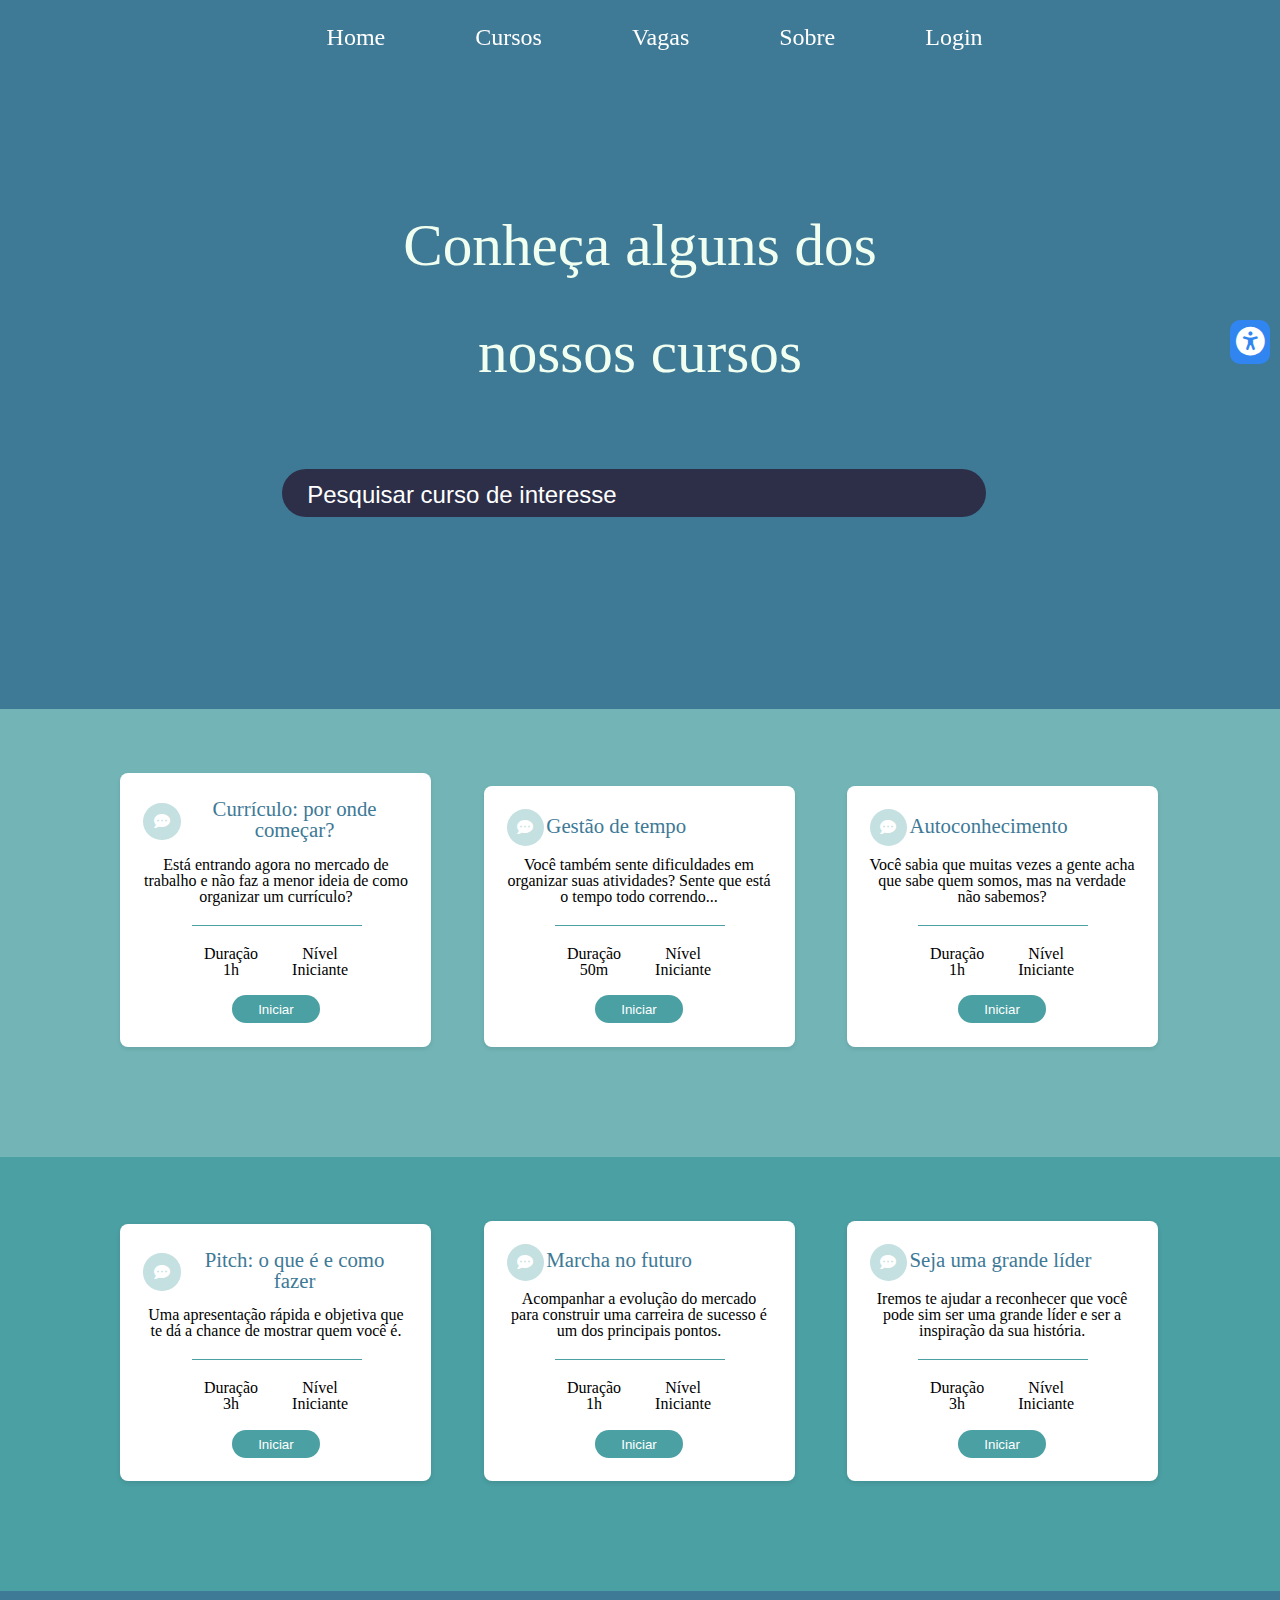
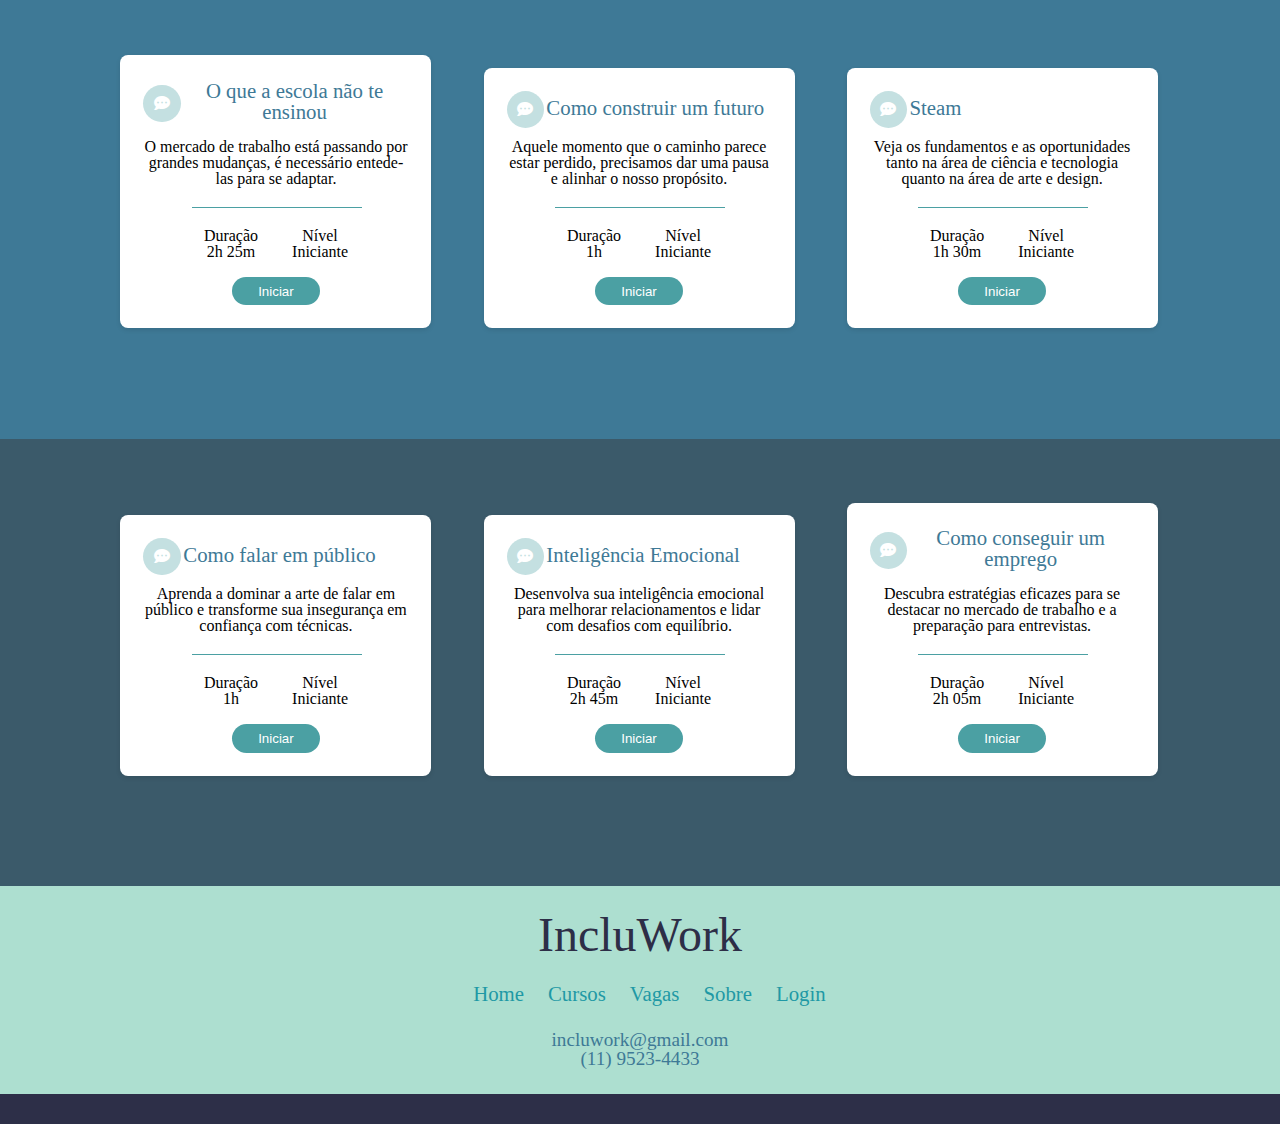
<file: cursos.html>
<!DOCTYPE html>
<html lang="pt-br">
<head>
    <meta charset="UTF-8">
    <meta name="viewport" content="width=device-width, initial-scale=1.0">
    <title>Cursos</title>
    <link rel="icon" href="img/icontest.png" type="image/x-icon">
    <link rel="stylesheet" href="reset.css">
    <link rel="stylesheet" href="https://cdnjs.cloudflare.com/ajax/libs/font-awesome/6.0.0-beta3/css/all.min.css">
    <script src="https://cdnjs.cloudflare.com/ajax/libs/jquery/3.6.0/jquery.min.js"></script>
    <style>
        body{
          background-color: #3E7996;
          position: relative;
        }
          
        nav {
          display: flex;
          justify-content: space-between;
          align-items: left;
          margin-top: 1%;
        }
        
        .nav-list {
          list-style: none;
          padding: 30px;
          padding-right: 30%;
          padding-left: 30%;
          margin: 0;
          display: flex;
          justify-content: space-around; 
          position: fixed; 
          top: 0;
          width: 40%;
          background-color: transparent; 
          transition: background-color 0.3s ease; 
          z-index: 1000; 
        }
        
        @media screen and (max-width: 1440px){
          .nav-list{
            padding-left: 27%;
            padding-right: 33%;
          }
        }
        
        @media screen and (max-width: 1280px){
          .nav-list{
            padding: 25px;
            padding-left: 22%;
            padding-right: 40%;
          }
        }
          
        .nav-background {
          background-color: #4BA0A3;
        }
          
        @media (max-width: 1044px){
          .nav-background{
            background-color: transparent;
          }
        }
          
        .logo {
          color: #3E7996;
          font-size: 1.4rem;
        }
        
        .nav-list ul {
          font-size: 1.5rem;
          display: flex;
          list-style: none;
          padding: 0;
          margin: 0;
            
        }
        
        .nav-list ul li {
          margin: 0 45px;
        }
        
        .nav-list ul li a {
          color: white;
          text-decoration: none;
        }
          
        .menu-icon {
          font-size: 24px;
          color: #F3FFF3;
          cursor: pointer;
          position: fixed;
          top: 20px;
          left: 20px;
          z-index: 1000;
          display: none; 
        }
        
        .sidebar {
          height: 100%;
          width: 250px;
          position: fixed;
          top: 0;
          left: -250px; 
          background-color: #F3FFF3;
          transition: left 0.3s;
          padding-top: 60px;
          z-index: 999;
        }
        
        .sidebar.active {
          left: 0;
        }
        
        .sidebar ul {
          list-style: none;
          padding: 0;
        }
        
        .sidebar ul li {
          margin: 20px 0;
          text-align: center;
        }
        
        .sidebar ul li a {
          color: #4BA0A3;
          text-decoration: none;
          font-size: 18px;
        }
        
        .sidebar ul li a:hover {
          text-decoration: underline;
        }
        
        @media (max-width: 1044px) {
          .menu-icon {
            display: block; 
            z-index: 1000;
          }
        
          .nav-list {
            display: none; 
          }
        }
        
        header{
          float: left;
          position: sticky;
          top: 0;
          z-index: 1000;
        }
        
        h4{
          text-align: center;
          font-size: 3em;
          color: #2D2E47;
        }
        
        @media screen and (max-width: 860px){
          h4{
            font-size: 1.3em;
          }
        }
        
        .container-6{
          max-width: 1920%;
          height: 380%;
          padding: 2% 1%;
          background-color: #ADDFD0;
        }
        
        .footer{
          font-size: 1.3rem;
          list-style: none;
          text-align: center;
          margin-top: 2%;
        }
        
        @media screen and (max-width: 860px){
          .footer{
            font-size: 0.8rem;
          }
        }
        
        .footer li{
          display: inline;
        }
        
        .footer ul li a{
          color: #1F99A5;
          margin-left: 1.5%;
          text-decoration: none;
        }
        
        .email p{
          margin-top: 2%;
          color: #3E7996;
          font-size: 1.2rem;
        }
        
        @media screen and (max-width: 860px){
          .email p{
            font-size: 0.8rem;
          }
        }
        
        footer{
          background-color: #2D2F48;
          height: 30px;
        }
        
        h1{
          text-align:center;
          margin-left: 15%;
          margin-right: 15%;
          line-height: 1.8;
          font-size: clamp(1.3rem, 3vw + 1.3rem, 10rem);
          color: #F0FFF0;
          margin-top: 15%;
          margin-bottom: 5%;
        }
        
        input {
          width: 55%;
          background-color: #2D2F48;
          padding: 0.6% 2% 0.6% 2%;
          border-radius: 50px;
          margin-left: 22%;
          font-size: 1.8em;
          margin-top: 0%;
          border: none;
          box-sizing: border-box;
          margin-bottom: 15%;
        }
        
        .form-control{
          color: white;
        }
        
        ::placeholder{
          color: white;
          font-size: 1.5rem;
        }
        
        .container-1{
          max-width: 1024%;
          height: 280%;
          background-color: #ADDFD0;
          padding: 3% 3%;
        }
        
        .button-row {
          display: flex;          
          flex-wrap: wrap;         
          justify-content: center; 
          gap: 30px; 
          margin-left: 15%;
          margin-right: 15%;
          margin-top: 3%;              
        }
        
        .button-row button {
          flex: 0 1 calc(430px - 50px); 
          margin-top: 1%;
          padding: 15px;
          font-size: 16px;
          cursor: pointer;
          border: none;
          background-color: #F5F5F5;
          color: #73B5B7;
          border-radius: 30px;
          transition: background-color 0.3s ease;
        }
        
        h2{
          text-align: center;
          font-size: 3rem;
          color: #3E7996;
        }
        
        @media screen and (max-width: 999px){
          h2{
            font-size: 2rem;
          }
        }
        
        @media screen and (max-width: 599px){
          h2{
            font-size: 1.4rem;
          }
        }
        
        p{
          text-align: center;
        }
        
        .container-2{
          max-width: 1024%;
          height: 280%;
          background-color: #73B5B7;
          padding: 5% 5%;
          text-align: center;
        }
        
        .container-3{
          max-width: 1024%;
          height: 280%;
          background-color: #4BA0A3;
          padding: 5% 5%;
          text-align: center;
        }
        
        .container-4{
          max-width: 1024%;
          height: 280%;
          background-color: #3E7996;
          padding: 5% 5%;
          text-align: center;
        }
        
        .container-5{
          max-width: 1024%;
          height: 280%;
          background-color: #3B5A6A;
          padding: 5% 5%;
          text-align: center;
        }
        
        .caixa {
          background-color: #fff;
          border-radius: 8px;
          box-shadow: 0 2px 5px rgba(0, 0, 0, 0.1);
          padding: 2%;
          width: 25%;
          margin: auto;
          margin: 0 25px;
          display: inline-block;
          transition: all 0.5s ease-in-out;
        }
        
        @media screen and (max-width: 1366px){
          .caixa{
            width: 23%;
            margin-bottom: 4%;
            margin-left: 2%;
          }
        }
        
        @media screen and (max-width: 999px){
            .container-2, .container-3, .container-4, .container-5{
                justify-items: center;
            }
        }
        
        @media screen and (max-width: 999px){
          .caixa{
            display: block;
            width: 70%;
            margin-bottom: 4%;
            margin-left: 5%;
          }
        }
        
        .titulo {
          display: flex;
          align-items: center;
        }
        
        .icone {
          background-color: #C4E0E1; 
          border-radius: 50%;
          padding: 4%;
          display: inline-flex;
          margin-bottom: 4%;
          margin-right: 2%; 
        }
        
        @media screen and (max-width: 1600px){
          .icone{
            margin-right: 1.3%;
          }
        }
        
        @media screen and (max-width: 1280px){
          .icone{
            margin-right: 0%;
          }
        }
        
        .titulo h2 {
          margin: 1%;
          margin-bottom: 6%;
          font-size: 2rem;
        }
        
        @media (max-width: 1440px){
          .titulo h2{
            font-size: 1.3rem;
          }
        }
        
        button.botao {
          background-color: #4BA0A3;
          color: #fff;
          border: none;
          padding: 2.5% 10%;
          border-radius: 20px;
          position: static;
          cursor: pointer;
          margin-top: 15px;
          text-align: center;
          align-items: center;
        }
        
        .barra {
          align-items: center; 
          text-align: center;
          width: 80%; 
          height: 1px; 
          background-color: transparent; 
          margin: 20px 0;
        }
        
        .linha {
          align-items: center;
          height: 1px; 
          background-color: #4BA0A3; 
          width: 80%; 
          margin-left: 23%;
          top: 50%; 
          left: 0;
          text-align: center;
        }
        
        h6, h5{
          text-align: center;
          display: inline-block;
          margin: 0 15px;
          margin-bottom: 1%;
        }

        .hidden {
          opacity: 0;
          transform: scale(0.8);
          pointer-events: none;
        }

        .hidden {
  display: none;
}

.reader-container {
  background-color: #ffffff;
  padding: 20px;
  border-radius: 5px;
  box-shadow: 0 2px 10px rgba(0, 0, 0, 0.1);
}

.speed-control {
  margin-top: 10px;
}

input[type="range"] {
  -webkit-appearance: none; 
  appearance: none; 
  width: 80%;  
  background: #F3FFF3; 
  border-radius: 100px; 
  outline: none; 
  border: none;
}
input[type="range"]::-webkit-slider-thumb {
  border: none;
  -webkit-appearance: none; 
  appearance: none; 
  width: 15px; 
  height: 15px; 
  border-radius: 50%;
  background: #2D3748; 
  cursor: pointer; 
}
input[type="range"]::-moz-range-thumb {
  border: none;
  width: 15px; 
  height: 8px; 
  border-radius: 50%; 
  background: #2D3748; 
  cursor: pointer; 
}

#accessibility-menu {
  position: fixed;
  top: 275px;
  left: 20px;
  background-color: #ADDFD0;
  padding: 40px;
  box-shadow: 0 4px 6px rgba(0, 0, 0, 0.1);
  border-radius: 8px;
  z-index: 1000; 
  border: none;
}

.accessibility-button {
  position: fixed; 
  right: 10px; 
  top: 320px; 
  z-index: 1000; 
}

.accessibility-button button {
  background-color: #3185F0; 
  color: white;
  border: none; 
  padding: 5.5px; 
  border-radius: 10px; 
  cursor: pointer; 
  font-size: 1.8rem;
}

.botao button {
  background-color: #F3FFF3; 
  color: #2d3748; 
  border: none; 
  width: 290px;
  padding: 10px;
  border-radius: 10px; 
  cursor: pointer;
  font-size: 1.2rem; 
  margin-top: 5px; 
  transition: background-color 0.3s, transform 0.2s; 
}

select{
  color: #2D3748; 
  border: none; 
  background-color: #F3FFF3; 
  width: 290px;
  padding: 10px;
  border-radius: 10px; 
  cursor: pointer;
  font-size: 1.2rem; 
  margin-top: 5px; 
  transition: background-color 0.3s, transform 0.2s;
}

body.high-contrast select {
  background-color: #444;
  color: #fff;
}

body.high-contrast #accessibility-menu {
  background-color: #1a202c;
  color: #fff;
}

body.high-contrast {
  background-color: #000;
  color: #fff;
}

/* Estilos para alto contraste */
body.high-contrast {
  background-color: #000;
  color: #fff;
}

body.high-contrast ul li a {
  color: #0ff; 
  text-decoration: underline; 
}

body.high-contrast nav,
body.high-contrast .nav-background,
body.high-contrast header,
body.high-contrast footer {
  background-color: #222; /* Cor de fundo para barras de navegação e rodapé */
  color: #fff;
}

body.high-contrast .container,
body.high-contrast .container-1,
body.high-contrast .container-3,
body.high-contrast .container-5{
  background-color: #222;
  color: #fff;
}

body.high-contrast .container-2,
body.high-contrast .container-4,
body.high-contrast .container-6 {
  background-color: #333;
  color: #fff;
}

body.high-contrast button {
  background-color: #444;
  color: #fff;
  border-color: #fff;
}

body.high-contrast button:hover {
  background-color: #555;
}

body.high-contrast textarea {
  background-color: #222;
  color: #fff;
  border-color: #fff;
}

body.high-contrast .accordion-button {
  background-color: #444;
  color: #fff;
}

body.high-contrast .accordion-content {
  background-color: #333;
  color: #fff;
}

/* Dots no carrossel */
body.high-contrast .dot {
  background-color: #fff;
}

body.high-contrast .dot.active {
  background-color: #0ff;
}

/* Footer e texto */
body.high-contrast p {
  color: #1a202c;
}

body.high-contrast h1{
  color: fff;
}

body.high-contrast h2,
body.high-contrast h3,
body.high-contrast h4,
body.high-contrast h5,
body.high-contrast h6{
  color: #000;
}

nav.high-contrast {
  background-color: #000;
  color: #fff;
}

body.spaced-letters * {
  letter-spacing: 1.5px;
}

body.underline-links a {
  text-decoration: underline;
}

body.colorblind-mode img {
  filter: grayscale(100%);
}
    </style>
</head>
<body>
    <header>
        <nav>
            <div class="sidebar" id="sidebar">
                <ul>
                    <li><a href="index.html">Home</a></li>
                    <li><a href="cursos.html">Cursos</a></li>
                    <li><a href="vagas.html">Vagas</a></li>
                    <li><a href="sobre.html">Sobre</a></li>
                    <li><a href="login.html">Login</a></li>
                </ul>
            </div>

            <div class="nav-list">
            <ul >
                <li><a href="index.html">Home</a></li>
                <li><a href="cursos.html">Cursos</a></li>                
                <li><a href="vagas.html">Vagas</a></li>
                <li><a href="sobre.html">Sobre</a></li>                
                <li><a href="login.html">Login</a></li>
            </ul>
            </div>

            <div class="menu-icon" onclick="toggleMenu()">
                &#9776;
            </div>
        </nav>
    </header>

    <div class="accessibility-button">
      <button id="accessibility-toggle">
          <i class="fas fa-universal-access"></i>
      </button>
  </div>
  <div id="accessibility-menu" class="hidden">
      <div class="font-size-slider">
          <span class="font-size-label small">A</span>
          <span class="font-size-label large">A</span>
          <input type="range" id="font-size-range" min="0" max="3" step="1" value="1" onchange="changeFontSize(this.value)" style="margin: 0;">
      </div> <br>
      <div class="botao">
          <button id="high-contrast-btn">Alto Contraste</button> <br>
          <button onclick="toggleLetterSpacing()">Espaçamento de Letras</button> <br>
          <button onclick="toggleUnderline()">Sublinhar Links</button> <br>
          <select id="colorblind-type" onchange="changeColorblindType()">
              <option value="normal">Adaptações para daltonismo</option>
              <optgroup label="Formas Leves">
                  <option value="protanomaly">Protanomalia (Vermelho fraco)</option>
                  <option value="deuteranomaly">Deuteranomalia (Verde fraco)</option>
                  <option value="tritanomaly">Tritanomalia (Azul fraco)</option>
              </optgroup>
              <optgroup label="Formas Severas">
                  <option value="protanopia">Protanopia (Sem vermelho)</option>
                  <option value="deuteranopia">Deuteranopia (Sem verde)</option>
                  <option value="tritanopia">Tritanopia (Sem azul)</option>
              </optgroup>
              <optgroup label="Monocromacia">
                  <option value="achromatomaly">Acromatomalia (Quase sem cores)</option>
                  <option value="achromatopsia">Acromatopsia (Sem cores)</option>
              </optgroup>
          </select> <br>
          <button onclick="startReading()">Iniciar Leitura</button> <br>
          <button onclick="stopReading()">Parar Leitura</button> <br>
          <div class="speed-control">
              <label for="speed">Velocidade:</label> <br> <br>
              <input type="range" id="speed" min="0.5" max="2" step="0.1" value="1" style="margin: 0;">
          </div>
      </div>
  </div>

    <div class="container-7">
        <h1 class="text-to-read">Conheça alguns dos<br> nossos cursos</h1>
              <form class="d-flex" role="search">
                <input class="form-control me-2" type="search" placeholder="Pesquisar curso de interesse" aria-label="Search">
              </form>
    </div>

   
    <div class="container-2">
      <div class="caixa entrevista">
        <div class="titulo">
            <div class="icone">
                <i class="fas fa-comment-dots" style="color: white;"></i> 
            </div>
            <h2 class="text-to-read">Currículo: por onde começar?</h2>
        </div>
        <p class="text-to-read">Está entrando agora no mercado de trabalho e não faz a menor ideia de como organizar um currículo?</p>
        <div class="barra">
          <div class="linha"></div>
        </div>
        <h6 class="text-to-read">Duração <br> 1h</h6>
        <h5 class="text-to-read">Nível <br> Iniciante</h5> <br>
        <a target="_blank" href="https://inspiraja.org.br/play/curso/68642849"><button class="botao">Iniciar</button></a>
      </div>
      <div class="caixa desenvolvimento">
        <div class="titulo">
            <div class="icone">
                <i class="fas fa-comment-dots" style="color: white;"></i> 
            </div>
            <h2 class="text-to-read">Gestão de tempo</h2>
        </div>
        <p class="text-to-read">Você também sente dificuldades em organizar suas atividades? Sente que está o tempo todo correndo...</p>
        <div class="barra">
          <div class="linha"></div>
        </div>
        <h6 class="text-to-read">Duração <br> 50m</h6>
        <h5 class="text-to-read">Nível <br> Iniciante</h5> <br>
        <a target="_blank" href="https://inspiraja.org.br/play/curso/98345079"><button class="botao">Iniciar</button></a>
      </div>
      <div class="caixa desenvolvimento">
        <div class="titulo">
            <div class="icone">
                <i class="fas fa-comment-dots" style="color: white;"></i> 
            </div>
            <h2 class="text-to-read">Autoconhecimento</h2>
        </div>
        <p class="text-to-read">Você sabia que muitas vezes a gente acha que sabe quem somos, mas na verdade não sabemos?</p>
        <div class="barra">
          <div class="linha"></div>
        </div>
        <h6 class="text-to-read">Duração <br> 1h</h6>
        <h5 class="text-to-read">Nível <br> Iniciante</h5> <br>
        <a target="_blank" href="https://inspiraja.org.br/play/curso/88279630"><button class="botao">Iniciar</button></a>
      </div>
    </div>

    <div class="container-3">
      <div class="caixa tecnologia">
        <div class="titulo">
            <div class="icone">
                <i class="fas fa-comment-dots" style="color: white;"></i> 
            </div>
            <h2 class="text-to-read">Pitch: o que é e como fazer</h2>
        </div>
        <p class="text-to-read">Uma apresentação rápida e objetiva que te dá a chance de mostrar quem você é. </p>
        <div class="barra">
          <div class="linha"></div>
        </div>
        <h6 class="text-to-read">Duração <br> 3h</h6>
        <h5 class="text-to-read">Nível <br> Iniciante</h5> <br>
        <a target="_blank" href="https://inspiraja.org.br/play/curso/42517096"><button class="botao">Iniciar</button></a>
      </div>
      <div class="caixa conhecimento">
        <div class="titulo">
            <div class="icone">
                <i class="fas fa-comment-dots" style="color: white;"></i> 
            </div>
            <h2 class="text-to-read">Marcha no futuro</h2>
        </div>
        <p class="text-to-read">Acompanhar a evolução do mercado para construir uma carreira de sucesso é um dos principais pontos.</p>
        <div class="barra">
          <div class="linha"></div>
        </div>
        <h6 class="text-to-read">Duração <br> 1h</h6>
        <h5 class="text-to-read">Nível <br> Iniciante</h5> <br>
        <a target="_blank" href="https://inspiraja.org.br/play/curso/31593487"><button class="botao">Iniciar</button></a>
      </div>
      <div class="caixa conhecimento">
        <div class="titulo">
            <div class="icone">
                <i class="fas fa-comment-dots" style="color: white;"></i> 
            </div>
            <h2 class="text-to-read">Seja uma grande líder</h2>
        </div>
        <p class="text-to-read">Iremos te ajudar a reconhecer que você pode sim ser uma grande líder e ser a inspiração da sua história. </p>
        <div class="barra">
          <div class="linha"></div>
        </div>
        <h6 class="text-to-read">Duração <br> 3h</h6>
        <h5 class="text-to-read">Nível <br> Iniciante</h5> <br>
        <a target="_blank" href="https://inspiraja.org.br/play/curso/70907180"><button class="botao">Iniciar</button></a>
      </div>
    </div>

    <div class="container-4">
      <div class="caixa conhecimento">
        <div class="titulo">
            <div class="icone">
                <i class="fas fa-comment-dots" style="color: white;"></i> 
            </div>
            <h2 class="text-to-read">O que a escola não te ensinou</h2>
        </div>
        <p class="text-to-read">O mercado de trabalho está passando por grandes mudanças, é necessário entede-las para se adaptar.</p>
        <div class="barra">
          <div class="linha"></div>
        </div>
        <h6 class="text-to-read">Duração <br>2h 25m</h6>
        <h5 class="text-to-read">Nível <br> Iniciante</h5> <br>
        <a target="_blank" href="https://inspiraja.org.br/play/curso/95113756"><button class="botao">Iniciar</button></a>
      </div>
      <div class="caixa entrevista">
        <div class="titulo">
            <div class="icone">
                <i class="fas fa-comment-dots" style="color: white;"></i> 
            </div>
            <h2 class="text-to-read">Como construir um futuro</h2>
        </div>
        <p class="text-to-read">Aquele momento que o caminho parece estar perdido, precisamos dar uma pausa e alinhar o nosso propósito.</p>
        <div class="barra">
          <div class="linha"></div>
        </div>
        <h6 class="text-to-read">Duração <br> 1h</h6>
        <h5 class="text-to-read">Nível <br> Iniciante</h5> <br>
        <a target="_blank" href="https://inspiraja.org.br/play/curso/94846121"><button class="botao">Iniciar</button></a>
      </div>
      <div class="caixa tecnologia">
        <div class="titulo">
            <div class="icone">
                <i class="fas fa-comment-dots" style="color: white;"></i> 
            </div>
            <h2 class="text-to-read">Steam</h2>
        </div>
        <p class="text-to-read">Veja os fundamentos e as oportunidades tanto na área de ciência e tecnologia quanto na área de arte e design.</p>
        <div class="barra">
          <div class="linha"></div>
        </div>
        <h6 class="text-to-read">Duração <br>1h 30m</h6>
        <h5 class="text-to-read">Nível <br> Iniciante</h5> <br>
        <a target="_blank" href="https://inspiraja.org.br/play/curso/44915062"><button class="botao">Iniciar</button></a>
      </div>
    </div>

    <div class="container-5">
      <div class="caixa desenvolvimento">
        <div class="titulo">
            <div class="icone">
                <i class="fas fa-comment-dots" style="color: white;"></i> 
            </div>
            <h2 class="text-to-read">Como falar em público</h2>
        </div>
        <p class="text-to-read">Aprenda a dominar a arte de falar em público e transforme sua insegurança em confiança com técnicas.</p>
        <div class="barra">
          <div class="linha"></div>
        </div>
        <h6 class="text-to-read">Duração <br> 1h</h6>
        <h5 class="text-to-read">Nível <br> Iniciante</h5> <br>
        <a target="_blank" href="https://inspiraja.org.br/play/curso/68642849"><button class="botao">Iniciar</button></a>
      </div>
      <div class="caixa desenvolvimento">
        <div class="titulo">
            <div class="icone">
                <i class="fas fa-comment-dots" style="color: white;"></i> 
            </div>
            <h2 class="text-to-read">Inteligência Emocional</h2>
        </div>
        <p class="text-to-read">Desenvolva sua inteligência emocional para melhorar relacionamentos e lidar com desafios com equilíbrio.</p>
        <div class="barra">
          <div class="linha"></div>
        </div>
        <h6 class="text-to-read">Duração <br>2h 45m</h6>
        <h5 class="text-to-read">Nível <br> Iniciante</h5> <br>
        <a target="_blank" href="https://inspiraja.org.br/play/curso/68642849"><button class="botao">Iniciar</button></a>
      </div>
      <div class="caixa entrevista">
        <div class="titulo">
            <div class="icone">
                <i class="fas fa-comment-dots" style="color: white;"></i> 
            </div>
            <h2 class="text-to-read">Como conseguir um emprego</h2>
        </div>
        <p class="text-to-read">Descubra estratégias eficazes para se destacar no mercado de trabalho e a preparação para entrevistas.</p>
        <div class="barra">
          <div class="linha"></div>
        </div>
        <h6 class="text-to-read">Duração <br>2h 05m</h6>
        <h5 class="text-to-read">Nível <br> Iniciante</h5> <br>
        <a target="_blank" href="https://inspiraja.org.br/play/curso/68642849"><button class="botao">Iniciar</button></a>
      </div>
    </div>

    <div class="container-6">
        <h4 >IncluWork</h4>
        <div class="footer">
            <ul >
                <li><a href="">Home</a></li>
                <li><a href="">Cursos</a></li>                
                <li><a href="">Vagas</a></li>
                <li><a href="">Sobre</a></li>                
                <li><a href="">Login</a></li>
            </ul>
        </div>
        <div class="email"><p>incluwork@gmail.com <br> (11) 9523-4433</p></div>
    </div>

    <footer></footer>

    <div vw class="enabled">
      <div vw-access-button class="active"></div>
      <div vw-plugin-wrapper>
        <div class="vw-plugin-top-wrapper"></div>
      </div>
  </div>

  <script>

let speech = new SpeechSynthesisUtterance();
  const textElements = document.querySelectorAll('.text-to-read');
  
  function startReading() {
      let fullText = Array.from(textElements).map(element => element.innerText).join(' ');
      speech.text = fullText;
      speech.rate = document.getElementById('speed').value;
      window.speechSynthesis.speak(speech);
  }

  function stopReading() {
      window.speechSynthesis.cancel();
  }

  document.getElementById('speed').addEventListener('input', function() {
      speech.rate = this.value;
  });

function applyFontSize() {
  const sizes = ['14px', '16px', '18px', '20px'];
  const elements = document.querySelectorAll(
      'a, button, h2, h3, h1, .accordion-button, .accordion-content'
  );

  elements.forEach((element) => {
      element.style.fontSize = sizes[fontSize];
  });
}

document.addEventListener('DOMContentLoaded', () => {
  const fontSizeRange = document.getElementById('font-size-range');
  fontSizeRange.addEventListener('input', (e) => {
      fontSize = parseInt(e.target.value);
      applyFontSize();
  });

  // Aplicar configurações ao carregar a página
  loadSettings();
});


function toggleLetterSpacing() {
  document.body.style.letterSpacing = document.body.style.letterSpacing === '2px' ? 'normal' : '2px';
}

function toggleHighContrast() {
  document.body.classList.toggle('high-contrast');
}

function toggleAccessibilityMenu() {
  const menu = document.getElementById('accessibility-menu');
  menu.classList.toggle('hidden');
}

function handleSearch() {
  const query = document.getElementById('search-input').value.toLowerCase();
  console.log('Consulta:', query); 
  // lógica de pesquisa...
}

function toggleUnderline() {
  const links = document.querySelectorAll('a');
  links.forEach(link => {
      link.style.textDecoration = link.style.textDecoration === 'underline' ? 'none' : 'underline';
  });
}
  
       // accessibility.js
  document.addEventListener('DOMContentLoaded', function() {
      const toggleButton = document.getElementById('accessibility-toggle');
      const accessibilityMenu = document.getElementById('accessibility-menu');

      toggleButton.addEventListener('click', function() {
          // Alterna a classe 'hidden' para exibir ou ocultar o menu
          accessibilityMenu.classList.toggle('hidden');
      });
  });

// Selecionar o botão de alto contraste
const highContrastToggle = document.getElementById('high-contrast-btn');

// Alternar o modo de alto contraste
highContrastToggle.addEventListener('click', () => {
document.body.classList.toggle('high-contrast');
});

let colorblindMode = false;
let highContrastMode = false;
let fontSize = 1; // 0 = pequeno, 1 = médio, 2 = grande
let colorblindType = 'normal';

function toggleColorblindMode() {
  colorblindMode = !colorblindMode;
  localStorage.setItem('colorblindMode', colorblindMode);
  applyColorblindMode();
}

function toggleHighContrastMode() {
  highContrastMode = !highContrastMode;
  localStorage.setItem('highContrastMode', highContrastMode);
  applyHighContrastMode();
}

function changeFontSize(size) {
  fontSize = size;
  localStorage.setItem('fontSize', fontSize);
  applyFontSize();
  updateFontSizeSlider();
}

function changeColorblindType() {
  const select = document.getElementById('colorblind-type');
  colorblindType = select.value;
  localStorage.setItem('colorblindType', colorblindType);
  applyColorblindMode();
}

function applyColorblindMode() {
  const filters = {
      normal: 'none',
      protanomaly: 'url("#protanomaly-filter")',
      deuteranomaly: 'url("#deuteranomaly-filter")',
      tritanomaly: 'url("#tritanomaly-filter")',
      protanopia: 'url("#protanopia-filter")',
      deuteranopia: 'url("#deuteranopia-filter")',
      tritanopia: 'url("#tritanopia-filter")',
      achromatopsia: 'url("#achromatopsia-filter")',
      achromatomaly: 'url("#achromatomaly-filter")'
  };

  document.body.style.filter = filters[colorblindType];
}

function applyHighContrastMode() {
  if (highContrastMode) {
      document.body.classList.add('high-contrast');
  } else {
      document.body.classList.remove('high-contrast');
  }
}

function applyFontSize() {
  const sizes = ['14px', '16px', '18px'];
  document.body.style.fontSize = sizes[fontSize];
}

function updateFontSizeSlider() {
  const fontSizeRange = document.getElementById('font-size-range');
  if (fontSizeRange) {
      fontSizeRange.value = fontSize;
  }
}

function loadSettings() {
  colorblindMode = localStorage.getItem('colorblindMode') === 'true';
  highContrastMode = localStorage.getItem('highContrastMode') === 'true';
  fontSize = parseInt(localStorage.getItem('fontSize'));
  colorblindType = localStorage.getItem('colorblindType') || 'normal';
  
  if (isNaN(fontSize) || fontSize < 0 || fontSize > 2) {
      fontSize = 1;
  }

  applyColorblindMode();
  applyHighContrastMode();
  applyFontSize();
  updateFontSizeSlider();

  const colorblindTypeSelect = document.getElementById('colorblind-type');
  if (colorblindTypeSelect) {
      colorblindTypeSelect.value = colorblindType;
  }
}

window.addEventListener('DOMContentLoaded', () => {
  const fontSizeRange = document.getElementById('font-size-range');
  if (fontSizeRange) {
      fontSizeRange.addEventListener('input', (e) => {
          changeFontSize(parseInt(e.target.value));
      });
  }
});

window.onload = loadSettings;

// Adicione os filtros SVG ao final do body
document.body.insertAdjacentHTML('beforeend', `
  <svg xmlns="http://www.w3.org/2000/svg" style="display: none;">
      <defs>
          <filter id="protanomaly-filter">
              <feColorMatrix type="matrix" values="0.817,0.183,0,0,0 0.333,0.667,0,0,0 0,0.125,0.875,0,0 0,0,0,1,0"/>
          </filter>
          <filter id="deuteranomaly-filter">
              <feColorMatrix type="matrix" values="0.8,0.2,0,0,0 0.258,0.742,0,0,0 0,0.142,0.858,0,0 0,0,0,1,0"/>
          </filter>
          <filter id="tritanomaly-filter">
              <feColorMatrix type="matrix" values="0.967,0.033,0,0,0 0,0.733,0.267,0,0 0,0.183,0.817,0,0 0,0,0,1,0"/>
          </filter>
          <filter id="protanopia-filter">
              <feColorMatrix type="matrix" values="0.567,0.433,0,0,0 0.558,0.442,0,0,0 0,0.242,0.758,0,0 0,0,0,1,0"/>
          </filter>
          <filter id="deuteranopia-filter">
              <feColorMatrix type="matrix" values="0.625,0.375,0,0,0 0.7,0.3,0,0,0 0,0.3,0.7,0,0 0,0,0,1,0"/>
          </filter>
          <filter id="tritanopia-filter">
              <feColorMatrix type="matrix" values="0.95,0.05,0,0,0 0,0.433,0.567,0,0 0,0.475,0.525,0,0 0,0,0,1,0"/>
          </filter>
          <filter id="achromatopsia-filter">
              <feColorMatrix type="matrix" values="0.299,0.587,0.114,0,0 0.299,0.587,0.114,0,0 0.299,0.587,0.114,0,0 0,0,0,1,0"/>
          </filter>
          <filter id="achromatomaly-filter">
              <feColorMatrix type="matrix" values="0.618,0.320,0.062,0,0 0.163,0.775,0.062,0,0 0.163,0.320,0.516,0,0 0,0,0,1,0"/>
          </filter>
      </defs>
  </svg>
`);
  </script>
  
  <script>
      const buttons = document.querySelectorAll('.accordion-button');
  
  buttons.forEach(button => {
      button.addEventListener('click', function() {
          const content = this.nextElementSibling;
  
          // Fecha todos os outros conteúdos
          document.querySelectorAll('.accordion-content').forEach(item => {
              if (item !== content) {
                  item.style.display = 'none';
              }
          });
  
          // Alterna a exibição do conteúdo atual
          content.style.display = content.style.display === 'block' ? 'none' : 'block';
      });
  });
  </script>

<script src="https://vlibras.gov.br/app/vlibras-plugin.js"></script>
<script>
new window.VLibras.Widget('https://vlibras.gov.br/app');
</script>

    <script>
    
    </script>
    <script src="script.js"></script>
</body>
</html>
</file>
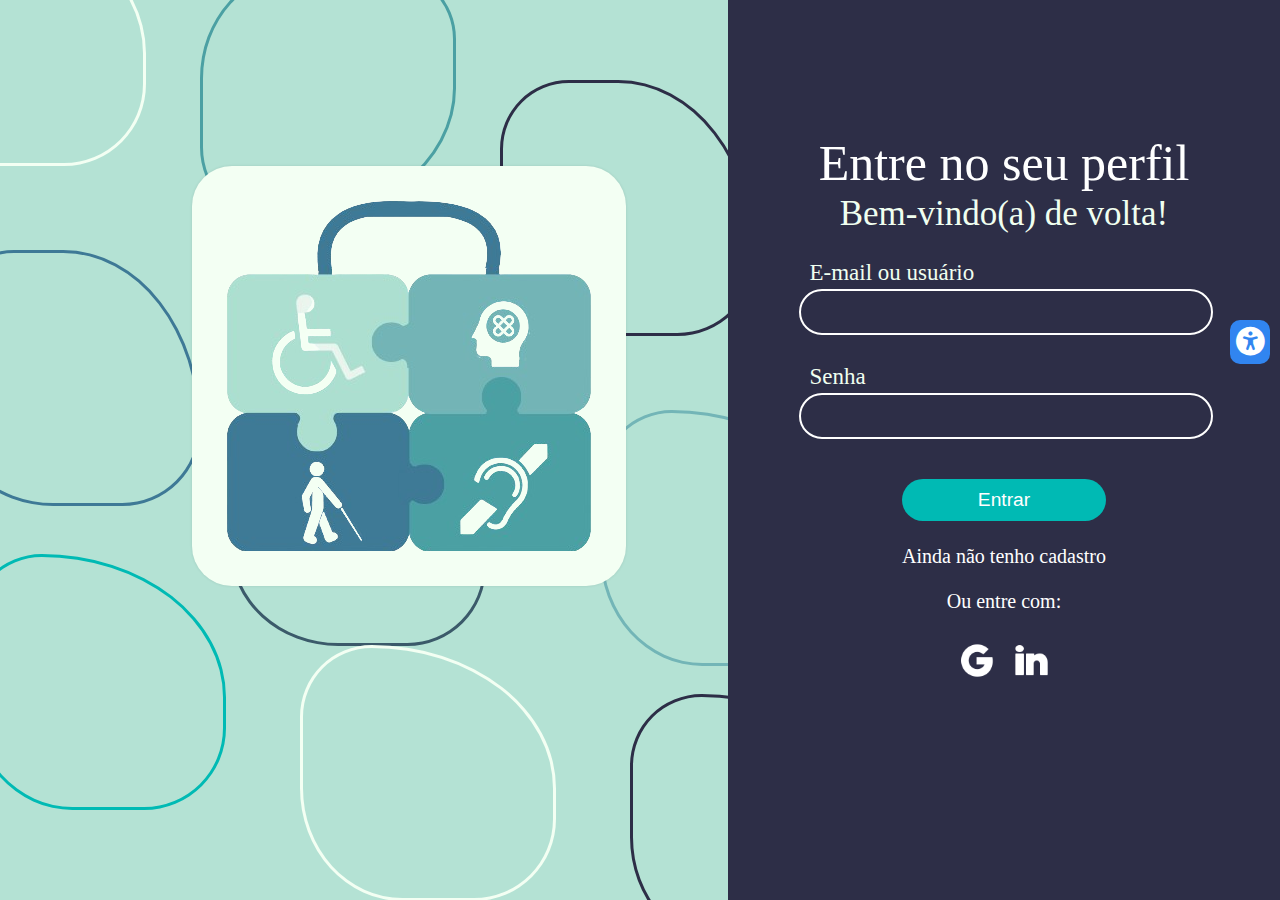
<file: login.html>
<!DOCTYPE html>
<html lang="pt-br">
<head>
    <meta charset="UTF-8">
    <meta name="viewport" content="width=device-width, initial-scale=1.0">
    <title>Login-IncluWork</title>
    <link rel="icon" href="img/icontest.png" type="image/x-icon">
    <link rel="stylesheet" href="reset.css">
    <link rel="stylesheet" href="https://cdnjs.cloudflare.com/ajax/libs/font-awesome/6.0.0-beta3/css/all.min.css">
    </head>
    <style>
        
        /* Estilos Gerais */
           body {
               position: relative;
           }
           .container{
               background-color: #2D2E47;
               max-width: 45%;
               margin:0 auto;
               padding: 20px;
               position: fixed;
               top: 0;
               right: 0;
               width: 40%;
               height: 100%;  
               color:#F3FFF3;      
           }
           h1{
               font-size: 50px;
               color: #FFFFFF;
               text-align: center;
               margin-top: 23%;
           }

           h2 {
           font-size: 35px;
           color: #F0FFF0;
           text-align: center;
           margin-top: 8px;
           }

           h3{
               font-size: 20px;
               color: #fff;
               margin-top: 25px;
               text-align: center;
           }
           .label {
               font-size: 23px;
               color: #F0FFF0; 
               margin-top:30px;
               margin-left: 12%;
               display: block; 
           }
           .label-deficiencia {
                   font-weight: bold; /* Texto em negrito */
                   text-transform: uppercase; /* Texto em maiúsculas */
                   letter-spacing: 1px; /* Espaçamento entre letras */
               }
           input, .select {
               background-color: transparent;
               padding: 10px; 
               color: #fff;
               border: 2px solid #fff;
               border-radius: 50px;
               font-size: 1.2em;
               outline: none;
               transition: background-color 0.3s, color 0.3s;
               margin-top: 5px; 
               width: calc(80% - 20px); 
               margin-left: 10%;
               display: block; 
           }
           .select{
                   width: calc(85% - 20px); 
                   appearance: none;
                   background-image: url('data:image/svg+xml;utf8,<svg xmlns="http://www.w3.org/2000/svg" viewBox="0 0 24 24" fill="white" width="24" height="24"><path d="M7 10l5 5 5-5H7z"/></svg>');
                   background-repeat: no-repeat;
                   background-position: right 10px center;
               }

               .select option {
                   background-color: #2D2E47; /* Cor de fundo das opções */
                   color: #F0FFF0; /* Cor do texto das opções */
               }

           .submit-button {
               background-color: #00BAB4; /* Cor de fundo do botão */
               color: #fff; /* Cor do texto do botão */
               border: none; /* Remove a borda padrão do botão */
               padding: 10px 20px; /* Espaçamento interno do botão */
               border-radius: 50px; /* Bordas arredondadas */
               font-size: 1.2em; /* Tamanho da fonte */
               cursor: pointer; /* Cursor de ponteiro ao passar sobre o botão */
               transition: background-color 0.3s, transform 0.3s; /* Transições suaves */
               margin-top: 40px; /* Margem superior para separar do input */
               width: 40%; /* Largura total do botão */
               text-align: center; /* Alinha o texto ao centro */
               margin-left: 30%;
           }
           
           .submit-button:hover {
               background-color: #3E7996; /* Cor de fundo ao passar o mouse */
               transform: scale(1.05); /* Efeito de aumento ao passar o mouse */
           }
           .espaca{
                   margin-top: 20px;
               }
           .logo{
                position: absolute;
               display: block;
               margin-left: 15%;
               margin-top: 13%;
               z-index: 1000;
               background-color: #f3fff3; /* Cor de fundo do container */
               border-radius: 40px;
               box-shadow: 0 0 3px rgba(0, 0, 0, 0.1); /* Sombra para um efeito mais suave */
               justify-content: center;
               align-items: center;
               max-width: 100%;
               height: auto;
               padding: 35px;
           }
           /*FRAME*/
           .frame-container {
                   max-width: 58%;
                   width: 80%;
                   height: 100%;
                   position: fixed;
                   background-color: rgba(6, 158, 111, 0.3); /* Cor de fundo similar à da imagem */
                   overflow: hidden;
               }
               .wavy-shape {
                   position: absolute;
                   width: 250px;
                   height: 250px;
                   background: transparent; /* Torna a forma transparente */
                   animation: rotate 10s infinite linear;
               }
               .wavy-shape:nth-child(1) {
                   top: -90px;
                   left: -110px;
                   animation-duration: 30s;
                   border: 3px solid #F3FFF3;
                   border-radius:  35% 90% 40% 50% / 35% 70% 40% 55% ;
               }
               .wavy-shape:nth-child(2) {
                   top: -30px;
                   left: 200px;
                   animation-duration: 30s;
                   border: 3px solid #4BA0A3;
                   border-radius: 50% 35% 90% 40% / 55% 35% 70% 40%  ;
               }
               .wavy-shape:nth-child(3) {
                   top: -130px;
                   left: 750px;
                   animation-duration: 30s;
                   border: 3px solid #F3FFF3;
                   border-radius: 40% 50% 35% 90% / 40% 55% 35% 70%;
               }
               .wavy-shape:nth-child(4) {
                   top: 80px;
                   left: 500px;
                   animation-duration: 30s;
                   border: 3px solid #2D2E47;
                   border-radius: 35% 70% 40% 55% / 35% 90% 40% 50%;
               }
               .wavy-shape:nth-child(5) {
                   top: 250px;
                   left: -55px;
                   animation-duration: 30s;
                   border: 3px solid #3E7996;
                   border-radius: 35% 70% 40% 55% / 35% 90% 40% 50% ; 
               }
               .wavy-shape:nth-child(6) {
                   top: 390px;
                   left: 230px;
                   animation-duration: 30s;
                   border: 3px solid #3B5A6A;
                   border-radius: 35% 70% 40% 55% / 35% 90% 40% 50%; 
               }
               .wavy-shape:nth-child(7) {
                   top: 190px;
                   left: 840px;
                   animation-duration: 30s;
                   border: 3px solid #00BAB4;
                   border-radius: 35% 70% 40% 55% / 35% 90% 40% 50% ; 
               }
               .wavy-shape:nth-child(8) {
                   top: 410px;
                   left: 600px;
                   animation-duration: 30s;
                   border: 3px solid #73B5B7;
                   border-radius: 35% 90% 40% 50% / 35% 70% 40% 55%; 
               }
               .wavy-shape:nth-child(9) {
                   bottom: 90px;
                   left: -30px;
                   animation-duration: 30s;
                   border: 3px solid #00BAB4;
                   border-radius: 35% 90% 40% 50% / 35% 70% 40% 55% ; 
               }
               .wavy-shape:nth-child(10) {
                   bottom: -1px;
                   left: 300px;
                   animation-duration: 30s;
                   border: 3px solid #F3FFF3;
                   border-radius: 35% 90% 40% 50% / 35% 70% 40% 55%; 
               }
               .wavy-shape:nth-child(11) {
                   bottom: -50px;
                   left: 630px;
                   animation-duration: 30s;
                   border: 3px solid #2D2E47;
                   border-radius: 35% 90% 40% 50% / 35% 70% 40% 55% ; 
               }
               .wavy-shape:nth-child(12) {
                   bottom: 160px;
                   left: 900px;
                   animation-duration: 30s;
                   border: 3px solid #3E7996;
                   border-radius: 35% 90% 40% 50% / 35% 70% 40% 55% ; 
               }
               .wavy-shape:nth-child(13) {
                   bottom: -190px;
                   left:950px;
                   animation-duration: 30s;
                   border: 3px solid #00BAB4;
                   border-radius: 35% 90% 40% 50% / 35% 70% 40% 55% ; 
               }

               @keyframes rotate {
                   0% {
                       transform: rotate(0deg);
                       border-radius: 35% 90% 40% 50% / 35% 70% 40% 55% ;
                   }
                   100% {
                       transform: rotate(360deg);
                       border-radius: 35% 70% 40% 55% / 35% 90% 40% 50% ;
                   }
       
               }
       
               .custom-select {
                   position: relative;
                   display: inline-block;
                   width: calc(84% - 20px);
                   margin: 0 auto;
                   margin-left: 10%;
               }
       
               .label-opcoes {
                   margin-top: 45px;
                   margin-left: 12%;
                   display: block; 
                   background-color: transparent;
                   padding: 10px; 
                   color: #fff;
                   border: 2px solid #fff;
                   border-radius: 50px;
                   font-size: 1.2em;
                   outline: none;
                   transition: all 0.3s ease;
                   margin-top: 5px; 
                   width: calc(84% - 20px); 
                   margin-left: 10%;
                   cursor: pointer;
               }
       
               p{
                   font-size: 25px;
                   color: #F0FFF0; 
                   margin-left: 12%;
                   display: block; 
               }

               .btnn{
                color: #fff; /* Cor do texto do botão */
                border: none; /* Remove a borda padrão do botão */
                font-size: 1em; /* Tamanho da fonte */
                cursor: pointer; /* Cursor de ponteiro ao passar sobre o botão */
                transition: background-color 0.3s, transform 0.3s; /* Transições suaves */
                margin-top: 40px; /* Margem superior para separar do input */
                width: 40%; /* Largura total do botão */
                text-align: center; /* Alinha o texto ao centro */            
               }

               /*icon*/

               .login-options {
                display: flex;
                justify-content: center;
                margin-top: 20px;
                }

                .login-options img {
                display: flex;
                align-items: center;
                gap: 8px;
                padding: 12px 10px;
                font-size: 16px;
                border: none;
                cursor: pointer;
                transition: transform 0.2s, box-shadow 0.2s;
                }

                .login-options img:hover {
                transform: translateY(-2px);
                }

                .login-img{
                    position: absolute;
                    display: block;
                    margin-left: 15%;
                    margin-top: 185px;
                    justify-content: center;
                    align-items: center;
                    width: 30%;
                    height: auto;
                    padding: 35px;
                }

                .imagem{
                    width: 35px;
                    height: 35px;
                }
                
                .hidden {
  display: none;
}

.reader-container {
  background-color: #ffffff;
  padding: 20px;
  border-radius: 5px;
  box-shadow: 0 2px 10px rgba(0, 0, 0, 0.1);
}

.speed-control {
  margin-top: 10px;
}

input[type="range"] {
  -webkit-appearance: none; 
  appearance: none; 
  width: 80%; 
  height: 2px; 
  background: #F3FFF3; 
  border-radius: 100px; 
  outline: none; 
  border: none;
}
input[type="range"]::-webkit-slider-thumb {
  border: none;
  -webkit-appearance: none; 
  appearance: none; 
  width: 15px; 
  height: 15px; 
  border-radius: 50%;
  background: #2D3748; 
  cursor: pointer; 
}
input[type="range"]::-moz-range-thumb {
  border: none;
  width: 15px; 
  height: 8px; 
  border-radius: 50%; 
  background: #2D3748; 
  cursor: pointer; 
}

#accessibility-menu {
  position: fixed;
  top: 275px;
  left: 20px;
  background-color: #ADDFD0;
  color: #F3FFF3;
  padding: 40px;
  box-shadow: 0 4px 6px rgba(0, 0, 0, 0.1);
  border-radius: 8px;
  z-index: 1000; 
  border: none;
}

.accessibility-button {
  position: fixed; 
  right: 10px; 
  top: 320px; 
  z-index: 1000; 
}

.accessibility-button button {
  background-color: #3185F0; 
  color: white;
  border: none; 
  padding: 5.5px; 
  border-radius: 10px; 
  cursor: pointer; 
  font-size: 1.8rem;
}

.botao button {
  background-color: #F3FFF3; 
  color: #2d3748; 
  border: none; 
  width: 290px;
  padding: 10px;
  border-radius: 10px; 
  cursor: pointer;
  font-size: 1.2rem; 
  margin-top: 5px; 
  transition: background-color 0.3s, transform 0.2s; 
}

select{
  color: #2D3748; 
  border: none; 
  background-color: #F3FFF3; 
  width: 290px;
  padding: 10px;
  border-radius: 10px; 
  cursor: pointer;
  font-size: 1.2rem; 
  margin-top: 5px; 
  transition: background-color 0.3s, transform 0.2s;
}

body.high-contrast select {
  background-color: #444;
  color: #fff;
}

body.high-contrast #accessibility-menu {
  background-color: #1a202c;
  color: #fff;
}

body.high-contrast {
  background-color: #000;
  color: #fff;
}

/* Estilos para alto contraste */
body.high-contrast {
  background-color: #000;
  color: #fff;
}

body.high-contrast ul li a {
  color: #0ff; 
  text-decoration: underline; 
}

body.high-contrast nav,
body.high-contrast .nav-background,
body.high-contrast header,
body.high-contrast footer {
  background-color: #222; /* Cor de fundo para barras de navegação e rodapé */
  color: #fff;
}

body.high-contrast .container,
body.high-contrast .container-1,
body.high-contrast .container-3,
body.high-contrast .container-5{
  background-color: #222;
  color: #fff;
}

body.high-contrast .container-2,
body.high-contrast .container-4,
body.high-contrast .container-6 {
  background-color: #333;
  color: #fff;
}

body.high-contrast button {
  background-color: #444;
  color: #fff;
  border-color: #fff;
}

body.high-contrast button:hover {
  background-color: #555;
}

body.high-contrast input{
  background-color: #444;
}

body.high-contrast textarea {
  background-color: #222;
  color: #fff;
  border-color: #fff;
}

body.high-contrast .logo{
    filter: invert(100%) grayscale(100%);
}

body.high-contrast .accordion-button {
  background-color: #444;
  color: #fff;
}

body.high-contrast .accordion-content {
  background-color: #333;
  color: #fff;
}

/* Dots no carrossel */
body.high-contrast .dot {
  background-color: #fff;
}

body.high-contrast .dot.active {
  background-color: #0ff;
}

/* Footer e texto */
body.high-contrast p {
  color: #ccc;
}

body.high-contrast h1,
body.high-contrast h2,
body.high-contrast h3 {
  color: #fff;
}

nav.high-contrast {
  background-color: #000;
  color: #fff;
}

body.spaced-letters * {
  letter-spacing: 1.5px;
}

body.underline-links a {
  text-decoration: underline;
}

body.colorblind-mode img {
  filter: grayscale(100%);
}

           </style>
<body>
    <div class="">
        <img class="logo" src="img/logo2.png" alt="logo">
        <div class="frame-container">
            <div class="wavy-shape"></div>
            <div class="wavy-shape"></div>
            <div class="wavy-shape"></div>
            <div class="wavy-shape"></div>
            <div class="wavy-shape"></div>
            <div class="wavy-shape"></div>
            <div class="wavy-shape"></div>
            <div class="wavy-shape"></div>
            <div class="wavy-shape"></div>
            <div class="wavy-shape"></div>
            <div class="wavy-shape"></div>
            <div class="wavy-shape"></div>
            <div class="wavy-shape"></div>
            <div class="wavy-shape"></div>
        </div>
        <div class="container">
            <h1 class="text-to-read">Entre no seu perfil</h1>
            <h2 class="text-to-read">Bem-vindo(a) de volta!</h2>
            <div class="espaca">
                <form id="login-form">
                    <label class="label" for="login-email">E-mail ou usuário</label>
                    <input type="text" id="login-email" name="login-email" required>
                    <label class="label" for="login-senha">Senha</label>
                    <input type="password" id="login-senha" name="login-senha" required>
                    <button type="submit" class="submit-button">Entrar</button>
                </form>
                <div id="message" style="color: red; text-align: center;"></div>
                <h3><a class="btnn" id="register-button"  type="submit" style="text-decoration: none; color: inherit;">Ainda não tenho cadastro</a></h3>
            </div>
            <h3 class="text-to-read">Ou entre com:</h3>
            <div class="login-options">
                  <img class="imagem" type="submit" src="img/icons8-google-logo-50.png">
                  <img class="imagem" type="submit" src="img/icons8-linkedin-50.png" >

            </div>
        </div>
    </div>

    <div class="accessibility-button">
        <button id="accessibility-toggle">
            <i class="fas fa-universal-access"></i>
        </button>
    </div>
    <div id="accessibility-menu" class="hidden">
        <div class="font-size-slider">
            <span class="font-size-label small">A</span>
            <span class="font-size-label large">A</span>
            <input type="range" id="font-size-range" min="0" max="3" step="1" value="1" onchange="changeFontSize(this.value)">
        </div> <br>
        <div class="botao">
            <button id="high-contrast-btn">Alto Contraste</button> <br>
            <button onclick="toggleLetterSpacing()">Espaçamento de Letras</button> <br>
            <button onclick="toggleUnderline()">Sublinhar Links</button> <br>
            <select id="colorblind-type" onchange="changeColorblindType()">
                <option value="normal">Adaptações para daltonismo</option>
                <optgroup label="Formas Leves">
                    <option value="protanomaly">Protanomalia (Vermelho fraco)</option>
                    <option value="deuteranomaly">Deuteranomalia (Verde fraco)</option>
                    <option value="tritanomaly">Tritanomalia (Azul fraco)</option>
                </optgroup>
                <optgroup label="Formas Severas">
                    <option value="protanopia">Protanopia (Sem vermelho)</option>
                    <option value="deuteranopia">Deuteranopia (Sem verde)</option>
                    <option value="tritanopia">Tritanopia (Sem azul)</option>
                </optgroup>
                <optgroup label="Monocromacia">
                    <option value="achromatomaly">Acromatomalia (Quase sem cores)</option>
                    <option value="achromatopsia">Acromatopsia (Sem cores)</option>
                </optgroup>
            </select> <br>
            <button onclick="startReading()">Iniciar Leitura</button> <br>
            <button onclick="stopReading()">Parar Leitura</button> <br>
            <div class="speed-control">
                <label for="speed">Velocidade:</label> <br>
                <input type="range" id="speed" min="0.5" max="2" step="0.1" value="1">
            </div>
        </div>
    </div>

    <div vw class="enabled">
        <div vw-access-button class="active"></div>
        <div vw-plugin-wrapper>
          <div class="vw-plugin-top-wrapper"></div>
        </div>
    </div>

    <script>

let speech = new SpeechSynthesisUtterance();
    const textElements = document.querySelectorAll('.text-to-read');
    
    function startReading() {
        let fullText = Array.from(textElements).map(element => element.innerText).join(' ');
        speech.text = fullText;
        speech.rate = document.getElementById('speed').value;
        window.speechSynthesis.speak(speech);
    }

    function stopReading() {
        window.speechSynthesis.cancel();
    }

    document.getElementById('speed').addEventListener('input', function() {
        speech.rate = this.value;
    });

function applyFontSize() {
    const sizes = ['14px', '16px', '18px', '20px'];
    const elements = document.querySelectorAll(
        'a, button, h2, h3, h1, .accordion-button, .accordion-content'
    );

    elements.forEach((element) => {
        element.style.fontSize = sizes[fontSize];
    });
}

document.addEventListener('DOMContentLoaded', () => {
    const fontSizeRange = document.getElementById('font-size-range');
    fontSizeRange.addEventListener('input', (e) => {
        fontSize = parseInt(e.target.value);
        applyFontSize();
    });

    // Aplicar configurações ao carregar a página
    loadSettings();
});


function toggleLetterSpacing() {
    document.body.style.letterSpacing = document.body.style.letterSpacing === '2px' ? 'normal' : '2px';
}

function toggleHighContrast() {
    document.body.classList.toggle('high-contrast');
}

function toggleAccessibilityMenu() {
    const menu = document.getElementById('accessibility-menu');
    menu.classList.toggle('hidden');
}

function handleSearch() {
    const query = document.getElementById('search-input').value.toLowerCase();
    console.log('Consulta:', query); 
    // lógica de pesquisa...
}

function toggleUnderline() {
    const links = document.querySelectorAll('a');
    links.forEach(link => {
        link.style.textDecoration = link.style.textDecoration === 'underline' ? 'none' : 'underline';
    });
}
    
         // accessibility.js
    document.addEventListener('DOMContentLoaded', function() {
        const toggleButton = document.getElementById('accessibility-toggle');
        const accessibilityMenu = document.getElementById('accessibility-menu');

        toggleButton.addEventListener('click', function() {
            // Alterna a classe 'hidden' para exibir ou ocultar o menu
            accessibilityMenu.classList.toggle('hidden');
        });
    });

// Selecionar o botão de alto contraste
const highContrastToggle = document.getElementById('high-contrast-btn');

// Alternar o modo de alto contraste
highContrastToggle.addEventListener('click', () => {
  document.body.classList.toggle('high-contrast');
});

let colorblindMode = false;
let highContrastMode = false;
let fontSize = 1; // 0 = pequeno, 1 = médio, 2 = grande
let colorblindType = 'normal';

function toggleColorblindMode() {
    colorblindMode = !colorblindMode;
    localStorage.setItem('colorblindMode', colorblindMode);
    applyColorblindMode();
}

function toggleHighContrastMode() {
    highContrastMode = !highContrastMode;
    localStorage.setItem('highContrastMode', highContrastMode);
    applyHighContrastMode();
}

function changeFontSize(size) {
    fontSize = size;
    localStorage.setItem('fontSize', fontSize);
    applyFontSize();
    updateFontSizeSlider();
}

function changeColorblindType() {
    const select = document.getElementById('colorblind-type');
    colorblindType = select.value;
    localStorage.setItem('colorblindType', colorblindType);
    applyColorblindMode();
}

function applyColorblindMode() {
    const filters = {
        normal: 'none',
        protanomaly: 'url("#protanomaly-filter")',
        deuteranomaly: 'url("#deuteranomaly-filter")',
        tritanomaly: 'url("#tritanomaly-filter")',
        protanopia: 'url("#protanopia-filter")',
        deuteranopia: 'url("#deuteranopia-filter")',
        tritanopia: 'url("#tritanopia-filter")',
        achromatopsia: 'url("#achromatopsia-filter")',
        achromatomaly: 'url("#achromatomaly-filter")'
    };

    document.body.style.filter = filters[colorblindType];
}

function applyHighContrastMode() {
    if (highContrastMode) {
        document.body.classList.add('high-contrast');
    } else {
        document.body.classList.remove('high-contrast');
    }
}

function applyFontSize() {
    const sizes = ['14px', '16px', '18px'];
    document.body.style.fontSize = sizes[fontSize];
}

function updateFontSizeSlider() {
    const fontSizeRange = document.getElementById('font-size-range');
    if (fontSizeRange) {
        fontSizeRange.value = fontSize;
    }
}

function loadSettings() {
    colorblindMode = localStorage.getItem('colorblindMode') === 'true';
    highContrastMode = localStorage.getItem('highContrastMode') === 'true';
    fontSize = parseInt(localStorage.getItem('fontSize'));
    colorblindType = localStorage.getItem('colorblindType') || 'normal';
    
    if (isNaN(fontSize) || fontSize < 0 || fontSize > 2) {
        fontSize = 1;
    }

    applyColorblindMode();
    applyHighContrastMode();
    applyFontSize();
    updateFontSizeSlider();

    const colorblindTypeSelect = document.getElementById('colorblind-type');
    if (colorblindTypeSelect) {
        colorblindTypeSelect.value = colorblindType;
    }
}

window.addEventListener('DOMContentLoaded', () => {
    const fontSizeRange = document.getElementById('font-size-range');
    if (fontSizeRange) {
        fontSizeRange.addEventListener('input', (e) => {
            changeFontSize(parseInt(e.target.value));
        });
    }
});

window.onload = loadSettings;

// Adicione os filtros SVG ao final do body
document.body.insertAdjacentHTML('beforeend', `
    <svg xmlns="http://www.w3.org/2000/svg" style="display: none;">
        <defs>
            <filter id="protanomaly-filter">
                <feColorMatrix type="matrix" values="0.817,0.183,0,0,0 0.333,0.667,0,0,0 0,0.125,0.875,0,0 0,0,0,1,0"/>
            </filter>
            <filter id="deuteranomaly-filter">
                <feColorMatrix type="matrix" values="0.8,0.2,0,0,0 0.258,0.742,0,0,0 0,0.142,0.858,0,0 0,0,0,1,0"/>
            </filter>
            <filter id="tritanomaly-filter">
                <feColorMatrix type="matrix" values="0.967,0.033,0,0,0 0,0.733,0.267,0,0 0,0.183,0.817,0,0 0,0,0,1,0"/>
            </filter>
            <filter id="protanopia-filter">
                <feColorMatrix type="matrix" values="0.567,0.433,0,0,0 0.558,0.442,0,0,0 0,0.242,0.758,0,0 0,0,0,1,0"/>
            </filter>
            <filter id="deuteranopia-filter">
                <feColorMatrix type="matrix" values="0.625,0.375,0,0,0 0.7,0.3,0,0,0 0,0.3,0.7,0,0 0,0,0,1,0"/>
            </filter>
            <filter id="tritanopia-filter">
                <feColorMatrix type="matrix" values="0.95,0.05,0,0,0 0,0.433,0.567,0,0 0,0.475,0.525,0,0 0,0,0,1,0"/>
            </filter>
            <filter id="achromatopsia-filter">
                <feColorMatrix type="matrix" values="0.299,0.587,0.114,0,0 0.299,0.587,0.114,0,0 0.299,0.587,0.114,0,0 0,0,0,1,0"/>
            </filter>
            <filter id="achromatomaly-filter">
                <feColorMatrix type="matrix" values="0.618,0.320,0.062,0,0 0.163,0.775,0.062,0,0 0.163,0.320,0.516,0,0 0,0,0,1,0"/>
            </filter>
        </defs>
    </svg>
`);
    </script>
    
    <script>
        const buttons = document.querySelectorAll('.accordion-button');
    
    buttons.forEach(button => {
        button.addEventListener('click', function() {
            const content = this.nextElementSibling;
    
            // Fecha todos os outros conteúdos
            document.querySelectorAll('.accordion-content').forEach(item => {
                if (item !== content) {
                    item.style.display = 'none';
                }
            });
    
            // Alterna a exibição do conteúdo atual
            content.style.display = content.style.display === 'block' ? 'none' : 'block';
        });
    });
    </script>

<script src="https://vlibras.gov.br/app/vlibras-plugin.js"></script>
<script>
  new window.VLibras.Widget('https://vlibras.gov.br/app');
</script>

    <script>
        // salva um usuário no localStorage
        function saveUser(username, password) {
            const users = JSON.parse(localStorage.getItem('users')) || [];
            users.push({ username, password });
            localStorage.setItem('users', JSON.stringify(users));
        }

        // verifica se um usuário existe
        function checkUser(username, password) {
            const users = JSON.parse(localStorage.getItem('users')) || [];
            return users.find(user => user.username === username && user.password === password);
        }

        // envia o formulário de login
        document.getElementById('login-form').addEventListener('submit', function(event) {
            event.preventDefault(); // não envia o padrão do formulário

            const emailOrUser = document.getElementById('login-email').value;
            const password = document.getElementById('login-senha').value;


            // login bem-sucedido
            const userFound = checkUser(emailOrUser, password);
            const message = document.getElementById('message');
            if (userFound) {
                message.style.color = 'green';
                message.innerText = 'Login bem-sucedido! Redirecionando...';
                setTimeout(() => {
                    window.location.href = 'index.html';
                }, 2000);
            } else {
                message.innerText = 'E-mail/Usuário ou senha inválidos.';
            }
        });

        // clique no botão de cadastro
        document.getElementById('register-button').addEventListener('click', function() {
            window.location.href = 'cadastro.html'; // Direciona para cadastro.html
        });
    </script>

<script>
    // verifica o login
    function checkLogin(emailOrUser, password) {
        const users = JSON.parse(localStorage.getItem('users')) || [];
        return users.find(user => 
            (user.username === emailOrUser || user.email === emailOrUser) && user.password === password
        );
    }

    // envia o formulário de login
    document.getElementById('loginForm').addEventListener('submit', function(event) {
        event.preventDefault();

        const emailOrUser = document.getElementById('login-email').value;
        const password = document.getElementById('login-senha').value;

        const userFound = checkLogin(emailOrUser, password);

        if (userFound) {
            document.getElementById('message').innerText = 'Login realizado com sucesso!';
            setTimeout(() => {
                window.location.href = 'index.html'; // Redireciona para a página principal após o login
            }, 2000);
        } else {
            document.getElementById('message').innerText = 'Usuário ou senha incorretos.';
        }
    });
</script>

</body>
</html>
</file>
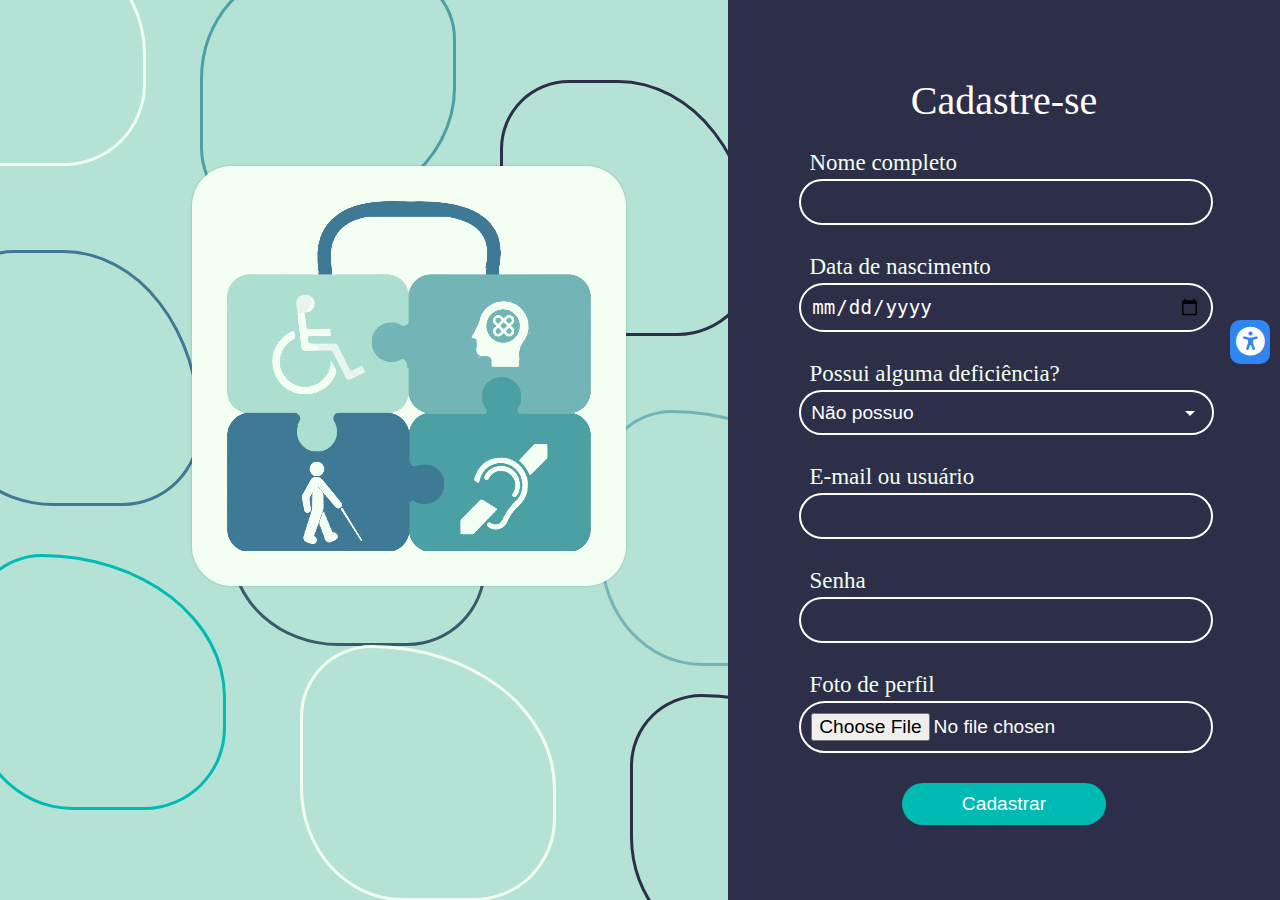
<file: perfl.html>
<!DOCTYPE html>
<html lang="pt-BR">
<head>
    <meta charset="UTF-8">
    <meta name="viewport" content="width=device-width, initial-scale=1.0">
    <title>Perfil de Usuário</title>
    <link rel="icon" href="img/icontest.png" type="image/x-icon">
    <link rel="stylesheet" href="https://cdnjs.cloudflare.com/ajax/libs/font-awesome/6.0.0-beta3/css/all.min.css">
    <style>
        body {
            font-family: Arial, sans-serif;
            background-color: #2D2E47;
            color: #ECF0F1;
            margin: 0;
            padding: 20px;
            display: flex;
            flex-direction: column;
            align-items: center;
        }
        .profile-header {
            display: flex;
            flex-direction: column;
            align-items: center;
            margin-bottom: 20px;
            text-align: center;
        }
        .profile-header img {
            border-radius: 50%;
            width: 150px;
            height: 150px;
            margin-bottom: 10px;
            border: 10px solid #fff;
        }
        h1 {
            font-size: 1.7em;
            margin: 0;
            margin-bottom: 5px;
        }
        .email {
            font-size: 1.2em;
            color: #BDC3C7;
            word-break: break-all;
        }
        .info {
            margin: 10px 0;
            width: 100%;
            max-width: 600px;
        }
        .info label {
            display: block;
            font-weight: bold;
            margin-bottom: 5px;
        }
        .info span {
            display: block;
            padding: 10px;
            background: rgba(173, 223, 208, 1);
            color: #2C3E50;
            border-radius: 10px;
            width: 100%;
            box-sizing: border-box;
            border: none;
            font-size: 16px;
            height: 40px;
            line-height: 20px;
        }
        .info span[contenteditable="true"] {
            outline: none;
        }
        .dual-info {
            display: flex;
            flex-wrap: wrap;
            justify-content: space-between;
            width: 100%;
            max-width: 600px;
        }
        .dual-info div {
            width: 100%;
            margin-bottom: 10px;
        }
        .dual-info label {
            font-size: 1.1em;
        }
        .button {
            margin-top: 20px;
            display: flex;
            flex-wrap: wrap;
            justify-content: center;
            width: 100%;
            max-width: 600px;
        }
        .button a {
            padding: 10px 15px;
            background-color: #1ABC9C;
            color: white;
            text-decoration: none;
            border-radius: 10px;
            transition: background-color 0.3s;
            margin: 5px;
            text-align: center;
            flex: 1 1 30%;
        }
        .button a:hover {
            background-color: #16A085;
        }
        .error {
            color: #E74C3C;
            font-size: 14px;
            margin-top: 5px;
        }
        .dropdown {
            background: #3E7996;
            border-radius: 5px;
            display: none;
            max-height: 200px;
            overflow-y: auto;
            z-index: 1000;
        }
        .dropdown div {
            padding: 10px;
            cursor: pointer;
            color: #ECF0F1;
        }
        .dropdown div:hover {
            background-color: #3E7996;
        }
        .dropdown::-webkit-scrollbar {
            width: 10px;
        }
        .dropdown::-webkit-scrollbar-track {
            background: #2D2E47;
        }
        .dropdown::-webkit-scrollbar-thumb {
            background: white;
            border-radius: 5px;
        }
        .dropdown::-webkit-scrollbar-thumb:hover {
            background: #16A085;
        }
        @media (min-width: 768px) {
            .dual-info div {
                width: 48%;
            }
            .button {
                justify-content: space-between;
            }
            .button a {
                flex: 0 1 auto;
            }
        }

        .hidden {
  display: none;
}

.reader-container {
  background-color: #ffffff;
  padding: 20px;
  border-radius: 5px;
  box-shadow: 0 2px 10px rgba(0, 0, 0, 0.1);
}

.speed-control {
  margin-top: 10px;
}

input[type="range"] {
  -webkit-appearance: none; 
  appearance: none; 
  width: 80%; 
  height: 15px; 
  background: #F3FFF3; 
  border-radius: 100px; 
  outline: none; 
  border: none;
}
input[type="range"]::-webkit-slider-thumb {
  border: none;
  -webkit-appearance: none; 
  appearance: none; 
  width: 15px; 
  height: 15px; 
  border-radius: 50%;
  background: #2D3748; 
  cursor: pointer; 
}
input[type="range"]::-moz-range-thumb {
  border: none;
  width: 15px; 
  height: 8px; 
  border-radius: 50%; 
  background: #2D3748; 
  cursor: pointer; 
}

#accessibility-menu {
  position: fixed;
  top: 275px;
  left: 20px;
  background-color: #ADDFD0;
  padding: 40px;
  box-shadow: 0 4px 6px rgba(0, 0, 0, 0.1);
  border-radius: 8px;
  z-index: 1000; 
  border: none;
}

.accessibility-button {
  position: fixed; 
  right: 10px; 
  top: 320px; 
  z-index: 1000; 
}

.accessibility-button button {
  background-color: #3185F0; 
  color: white;
  border: none; 
  padding: 5.5px; 
  border-radius: 10px; 
  cursor: pointer; 
  font-size: 1.8rem;
}

.botao button {
  background-color: #F3FFF3; 
  color: #2d3748; 
  border: none; 
  width: 290px;
  padding: 10px;
  border-radius: 10px; 
  cursor: pointer;
  font-size: 1.2rem; 
  margin-top: 5px; 
  transition: background-color 0.3s, transform 0.2s; 
}

select{
  color: #2D3748; 
  border: none; 
  background-color: #F3FFF3; 
  width: 290px;
  padding: 10px;
  border-radius: 10px; 
  cursor: pointer;
  font-size: 1.2rem; 
  margin-top: 5px; 
  transition: background-color 0.3s, transform 0.2s;
}

body.high-contrast .info span{
    background-color: #444;
    color:#F3FFF3;
}

body.high-contrast .button a{
    background-color: #222;
}

body.high-contrast select {
  background-color: #444;
  color: #fff;
}

body.high-contrast #accessibility-menu {
  background-color: #1a202c;
  color: #fff;
}

body.high-contrast {
  background-color: #000;
  color: #fff;
}

/* Estilos para alto contraste */
body.high-contrast {
  background-color: #000;
  color: #fff;
}

body.high-contrast ul li a {
  color: #0ff; 
  text-decoration: underline; 
}

body.high-contrast nav,
body.high-contrast .nav-background,
body.high-contrast header,
body.high-contrast footer {
  background-color: #222; /* Cor de fundo para barras de navegação e rodapé */
  color: #fff;
}

body.high-contrast .container,
body.high-contrast .container-1,
body.high-contrast .container-3,
body.high-contrast .container-5{
  background-color: #222;
  color: #fff;
}

body.high-contrast .container-2,
body.high-contrast .container-4,
body.high-contrast .container-6 {
  background-color: #333;
  color: #fff;
}

body.high-contrast button {
  background-color: #444;
  color: #fff;
  border-color: #fff;
}

body.high-contrast button:hover {
  background-color: #555;
}

body.high-contrast input{
  background-color: #F3FFF3;
}

body.high-contrast textarea {
  background-color: #222;
  color: #fff;
  border-color: #fff;
}

body.high-contrast .accordion-button {
  background-color: #444;
  color: #fff;
}

body.high-contrast .accordion-content {
  background-color: #333;
  color: #fff;
}

/* Dots no carrossel */
body.high-contrast .dot {
  background-color: #fff;
}

body.high-contrast .dot.active {
  background-color: #0ff;
}

/* Footer e texto */
body.high-contrast p {
  color: #ccc;
}

body.high-contrast h1,
body.high-contrast h2,
body.high-contrast h3 {
  color: #fff;
}

nav.high-contrast {
  background-color: #000;
  color: #fff;
}

body.spaced-letters * {
  letter-spacing: 1.5px;
}

body.underline-links a {
  text-decoration: underline;
}

body.colorblind-mode img {
  filter: grayscale(100%);
}
    </style>
</head>
<body>
    <div class="profile-header">
        <img src="img/perfil.jpg" alt="Foto de Perfil">
        <h1 id="name-header"><p2 class="text-to-read">Sara Beatriz</p2></h1>
        <span class="email" id="email-header"><p2 class="text-to-read">sara@gmail.com</p2></span>
    </div>
    <div class="info">
        <label><p2 class="text-to-read">Nome completo:</p2></label>
        <span id="full-name"><p2 class="text-to-read">Sara Beatriz</p2></span>
    </div>
    <div class="info dual-info">
        <div>
            <label><p2 class="text-to-read">Telefone:</p2></label>
            <span id="phone"><p2 class="text-to-read">+55 (11) 99887-7665</p2></span>
        </div>
        <div>
            <label><p2 class="text-to-read">Data de nascimento:</p2></label>
            <span id="birth-date"><p2 class="text-to-read">14/12/2006</p2></span>
        </div>
    </div>
    <div class="info dual-info">
        <div>
            <label><p2 class="text-to-read">Cidade:</p2></label>
            <span id="city"><p2 class="text-to-read">Mauá</p2></span>
        </div>
        <div>
            <label><p2 class="text-to-read">Estado:</p2></label>
            <span id="state"><p2 class="text-to-read">SP</p2></span>
        </div>
    </div>
    <div class="info dual-info">
        <div>
            <label><p2 class="text-to-read">Possui alguma deficiência?</p2></label>
            <span id="disability"><p2 class="text-to-read">Não</p2></span>
        </div>
        <div>
            <label><p2 class="text-to-read">Estado:</p2></label>
            <span id="state2"><p2 class="text-to-read">SP</p2></span>
        </div>
    </div>
    <div class="button">
        <a href="#" id="edit-profile"><p2 class="text-to-read">Editar perfil</p2></a>
        <a href="#"><p2 class="text-to-read">Log out</p2></a>
        <a href="curriculo.html"><p2 class="text-to-read">Fazer currículo</p2></a>
    </div>

    <div class="accessibility-button">
        <button id="accessibility-toggle">
            <i class="fas fa-universal-access"></i>
        </button>
    </div>
    <div id="accessibility-menu" class="hidden">
        <div class="font-size-slider">
            <span class="font-size-label small">A</span>
            <input type="range" id="font-size-range" min="0" max="3" step="1" value="1" onchange="changeFontSize(this.value)">
            <span class="font-size-label large">A</span>
        </div> <br>
        <div class="botao">
            <button id="high-contrast-btn">Alto Contraste</button> <br>
            <button onclick="toggleLetterSpacing()">Espaçamento de Letras</button> <br>
            <button onclick="toggleUnderline()">Sublinhar Links</button> <br>
            <select id="colorblind-type" onchange="changeColorblindType()">
                <option value="normal">Adaptações para daltonismo</option>
                <optgroup label="Formas Leves">
                    <option value="protanomaly">Protanomalia (Vermelho fraco)</option>
                    <option value="deuteranomaly">Deuteranomalia (Verde fraco)</option>
                    <option value="tritanomaly">Tritanomalia (Azul fraco)</option>
                </optgroup>
                <optgroup label="Formas Severas">
                    <option value="protanopia">Protanopia (Sem vermelho)</option>
                    <option value="deuteranopia">Deuteranopia (Sem verde)</option>
                    <option value="tritanopia">Tritanopia (Sem azul)</option>
                </optgroup>
                <optgroup label="Monocromacia">
                    <option value="achromatomaly">Acromatomalia (Quase sem cores)</option>
                    <option value="achromatopsia">Acromatopsia (Sem cores)</option>
                </optgroup>
            </select> <br>
            <button onclick="startReading()">Iniciar Leitura</button> <br>
            <button onclick="stopReading()">Parar Leitura</button> <br>
            <div class="speed-control">
                <label for="speed">Velocidade:</label> <br>
                <input type="range" id="speed" min="0.5" max="2" step="0.1" value="1">
            </div>
        </div>
    </div>

    <div vw class="enabled">
        <div vw-access-button class="active"></div>
        <div vw-plugin-wrapper>
          <div class="vw-plugin-top-wrapper"></div>
        </div>
    </div>

    <script>

let speech = new SpeechSynthesisUtterance();
    const textElements = document.querySelectorAll('.text-to-read');
    
    function startReading() {
        let fullText = Array.from(textElements).map(element => element.innerText).join(' ');
        speech.text = fullText;
        speech.rate = document.getElementById('speed').value;
        window.speechSynthesis.speak(speech);
    }

    function stopReading() {
        window.speechSynthesis.cancel();
    }

    document.getElementById('speed').addEventListener('input', function() {
        speech.rate = this.value;
    });

function applyFontSize() {
    const sizes = ['14px', '16px', '18px', '20px'];
    const elements = document.querySelectorAll(
        'a, button, h2, h3, h1, .accordion-button, .accordion-content'
    );

    elements.forEach((element) => {
        element.style.fontSize = sizes[fontSize];
    });
}

document.addEventListener('DOMContentLoaded', () => {
    const fontSizeRange = document.getElementById('font-size-range');
    fontSizeRange.addEventListener('input', (e) => {
        fontSize = parseInt(e.target.value);
        applyFontSize();
    });

    // Aplicar configurações ao carregar a página
    loadSettings();
});


function toggleLetterSpacing() {
    document.body.style.letterSpacing = document.body.style.letterSpacing === '2px' ? 'normal' : '2px';
}

function toggleHighContrast() {
    document.body.classList.toggle('high-contrast');
}

function toggleAccessibilityMenu() {
    const menu = document.getElementById('accessibility-menu');
    menu.classList.toggle('hidden');
}

function handleSearch() {
    const query = document.getElementById('search-input').value.toLowerCase();
    console.log('Consulta:', query); 
    // lógica de pesquisa...
}

function toggleUnderline() {
    const links = document.querySelectorAll('a');
    links.forEach(link => {
        link.style.textDecoration = link.style.textDecoration === 'underline' ? 'none' : 'underline';
    });
}
    
         // accessibility.js
    document.addEventListener('DOMContentLoaded', function() {
        const toggleButton = document.getElementById('accessibility-toggle');
        const accessibilityMenu = document.getElementById('accessibility-menu');

        toggleButton.addEventListener('click', function() {
            // Alterna a classe 'hidden' para exibir ou ocultar o menu
            accessibilityMenu.classList.toggle('hidden');
        });
    });

// Selecionar o botão de alto contraste
const highContrastToggle = document.getElementById('high-contrast-btn');

// Alternar o modo de alto contraste
highContrastToggle.addEventListener('click', () => {
  document.body.classList.toggle('high-contrast');
});

let colorblindMode = false;
let highContrastMode = false;
let fontSize = 1; // 0 = pequeno, 1 = médio, 2 = grande
let colorblindType = 'normal';

function toggleColorblindMode() {
    colorblindMode = !colorblindMode;
    localStorage.setItem('colorblindMode', colorblindMode);
    applyColorblindMode();
}

function toggleHighContrastMode() {
    highContrastMode = !highContrastMode;
    localStorage.setItem('highContrastMode', highContrastMode);
    applyHighContrastMode();
}

function changeFontSize(size) {
    fontSize = size;
    localStorage.setItem('fontSize', fontSize);
    applyFontSize();
    updateFontSizeSlider();
}

function changeColorblindType() {
    const select = document.getElementById('colorblind-type');
    colorblindType = select.value;
    localStorage.setItem('colorblindType', colorblindType);
    applyColorblindMode();
}

function applyColorblindMode() {
    const filters = {
        normal: 'none',
        protanomaly: 'url("#protanomaly-filter")',
        deuteranomaly: 'url("#deuteranomaly-filter")',
        tritanomaly: 'url("#tritanomaly-filter")',
        protanopia: 'url("#protanopia-filter")',
        deuteranopia: 'url("#deuteranopia-filter")',
        tritanopia: 'url("#tritanopia-filter")',
        achromatopsia: 'url("#achromatopsia-filter")',
        achromatomaly: 'url("#achromatomaly-filter")'
    };

    document.body.style.filter = filters[colorblindType];
}

function applyHighContrastMode() {
    if (highContrastMode) {
        document.body.classList.add('high-contrast');
    } else {
        document.body.classList.remove('high-contrast');
    }
}

function applyFontSize() {
    const sizes = ['14px', '16px', '18px'];
    document.body.style.fontSize = sizes[fontSize];
}

function updateFontSizeSlider() {
    const fontSizeRange = document.getElementById('font-size-range');
    if (fontSizeRange) {
        fontSizeRange.value = fontSize;
    }
}

function loadSettings() {
    colorblindMode = localStorage.getItem('colorblindMode') === 'true';
    highContrastMode = localStorage.getItem('highContrastMode') === 'true';
    fontSize = parseInt(localStorage.getItem('fontSize'));
    colorblindType = localStorage.getItem('colorblindType') || 'normal';
    
    if (isNaN(fontSize) || fontSize < 0 || fontSize > 2) {
        fontSize = 1;
    }

    applyColorblindMode();
    applyHighContrastMode();
    applyFontSize();
    updateFontSizeSlider();

    const colorblindTypeSelect = document.getElementById('colorblind-type');
    if (colorblindTypeSelect) {
        colorblindTypeSelect.value = colorblindType;
    }
}

window.addEventListener('DOMContentLoaded', () => {
    const fontSizeRange = document.getElementById('font-size-range');
    if (fontSizeRange) {
        fontSizeRange.addEventListener('input', (e) => {
            changeFontSize(parseInt(e.target.value));
        });
    }
});

window.onload = loadSettings;

// Adicione os filtros SVG ao final do body
document.body.insertAdjacentHTML('beforeend', `
    <svg xmlns="http://www.w3.org/2000/svg" style="display: none;">
        <defs>
            <filter id="protanomaly-filter">
                <feColorMatrix type="matrix" values="0.817,0.183,0,0,0 0.333,0.667,0,0,0 0,0.125,0.875,0,0 0,0,0,1,0"/>
            </filter>
            <filter id="deuteranomaly-filter">
                <feColorMatrix type="matrix" values="0.8,0.2,0,0,0 0.258,0.742,0,0,0 0,0.142,0.858,0,0 0,0,0,1,0"/>
            </filter>
            <filter id="tritanomaly-filter">
                <feColorMatrix type="matrix" values="0.967,0.033,0,0,0 0,0.733,0.267,0,0 0,0.183,0.817,0,0 0,0,0,1,0"/>
            </filter>
            <filter id="protanopia-filter">
                <feColorMatrix type="matrix" values="0.567,0.433,0,0,0 0.558,0.442,0,0,0 0,0.242,0.758,0,0 0,0,0,1,0"/>
            </filter>
            <filter id="deuteranopia-filter">
                <feColorMatrix type="matrix" values="0.625,0.375,0,0,0 0.7,0.3,0,0,0 0,0.3,0.7,0,0 0,0,0,1,0"/>
            </filter>
            <filter id="tritanopia-filter">
                <feColorMatrix type="matrix" values="0.95,0.05,0,0,0 0,0.433,0.567,0,0 0,0.475,0.525,0,0 0,0,0,1,0"/>
            </filter>
            <filter id="achromatopsia-filter">
                <feColorMatrix type="matrix" values="0.299,0.587,0.114,0,0 0.299,0.587,0.114,0,0 0.299,0.587,0.114,0,0 0,0,0,1,0"/>
            </filter>
            <filter id="achromatomaly-filter">
                <feColorMatrix type="matrix" values="0.618,0.320,0.062,0,0 0.163,0.775,0.062,0,0 0.163,0.320,0.516,0,0 0,0,0,1,0"/>
            </filter>
        </defs>
    </svg>
`);
    </script>
    
    <script>
        const buttons = document.querySelectorAll('.accordion-button');
    
    buttons.forEach(button => {
        button.addEventListener('click', function() {
            const content = this.nextElementSibling;
    
            // Fecha todos os outros conteúdos
            document.querySelectorAll('.accordion-content').forEach(item => {
                if (item !== content) {
                    item.style.display = 'none';
                }
            });
    
            // Alterna a exibição do conteúdo atual
            content.style.display = content.style.display === 'block' ? 'none' : 'block';
        });
    });
    </script>

<script src="https://vlibras.gov.br/app/vlibras-plugin.js"></script>
<script>
  new window.VLibras.Widget('https://vlibras.gov.br/app');
</script>

</body>
</html><script>
    // Função para carregar os dados do usuário
    function loadUserProfile() {
        const users = JSON.parse(localStorage.getItem('users')) || [];
        const currentUser = users[users.length - 1]; // Último usuário cadastrado

        if (currentUser) {
            document.getElementById('profile-photo').src = currentUser.photo || 'img/default-photo.png';
            document.getElementById('name-header').textContent = currentUser.name;
            document.getElementById('email-header').textContent = currentUser.email;
            document.getElementById('full-name').textContent = currentUser.name;
            document.getElementById('birth-date').textContent = currentUser.date;
            document.getElementById('disability').textContent = currentUser.deficiencia || 'Nenhuma';
        } else {
            alert('Nenhum usuário logado!');
            window.location.href = 'cadastro.html'; // Redireciona para a página de cadastro
        }
    }

    // Chamar a função ao carregar a página
    loadUserProfile();
</script>
</body>
</file>
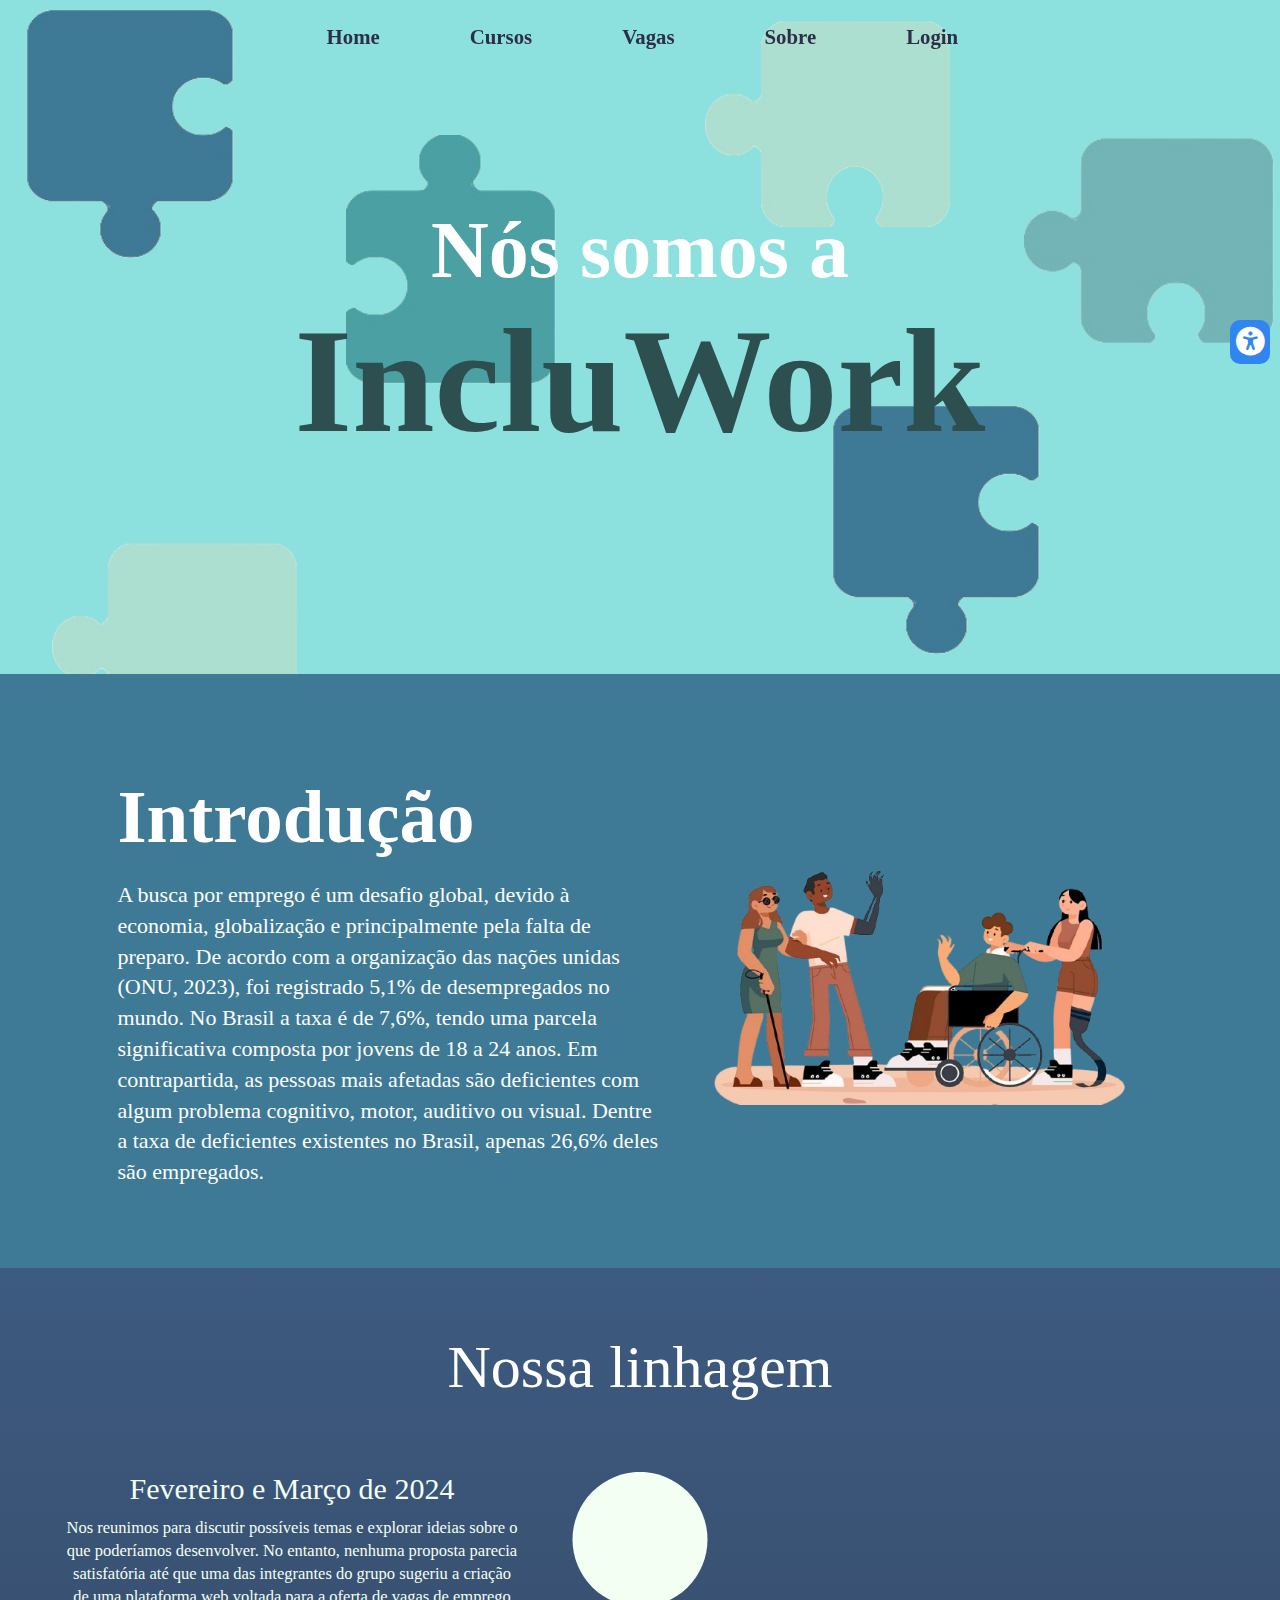
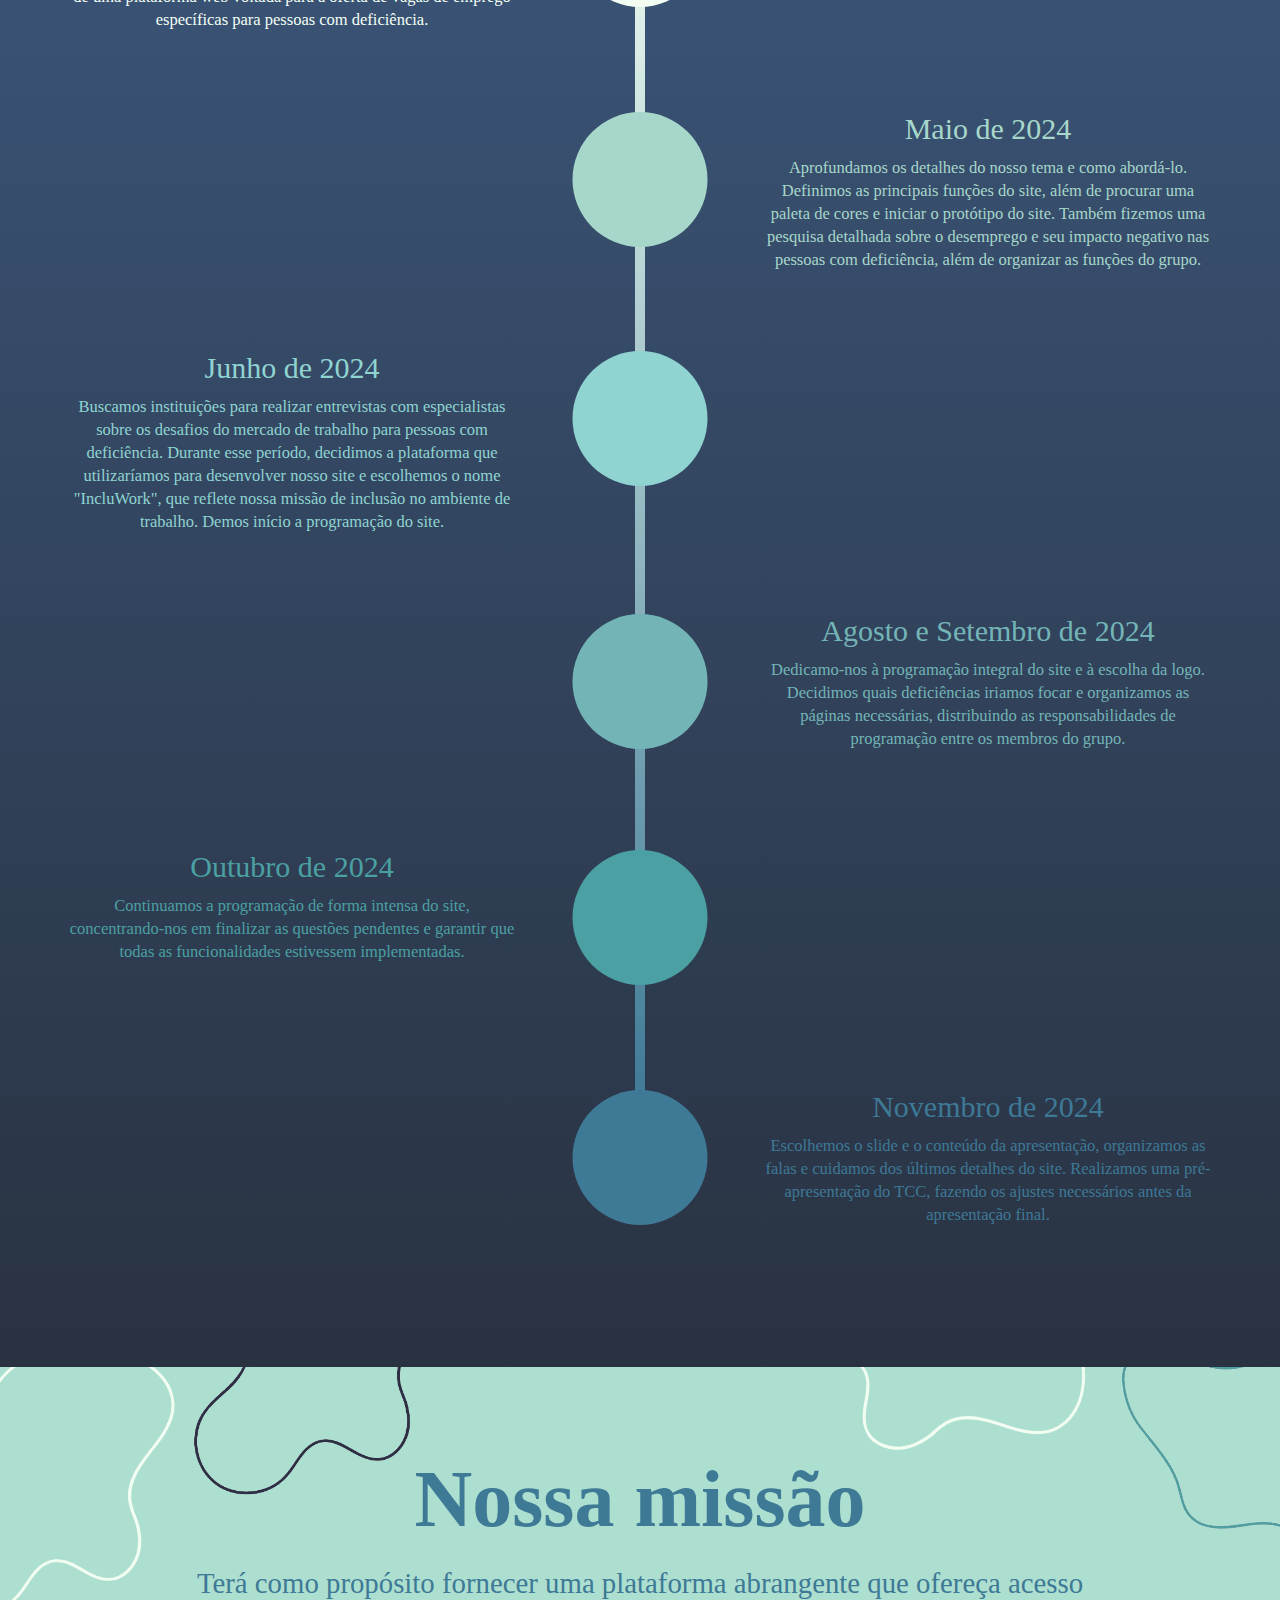
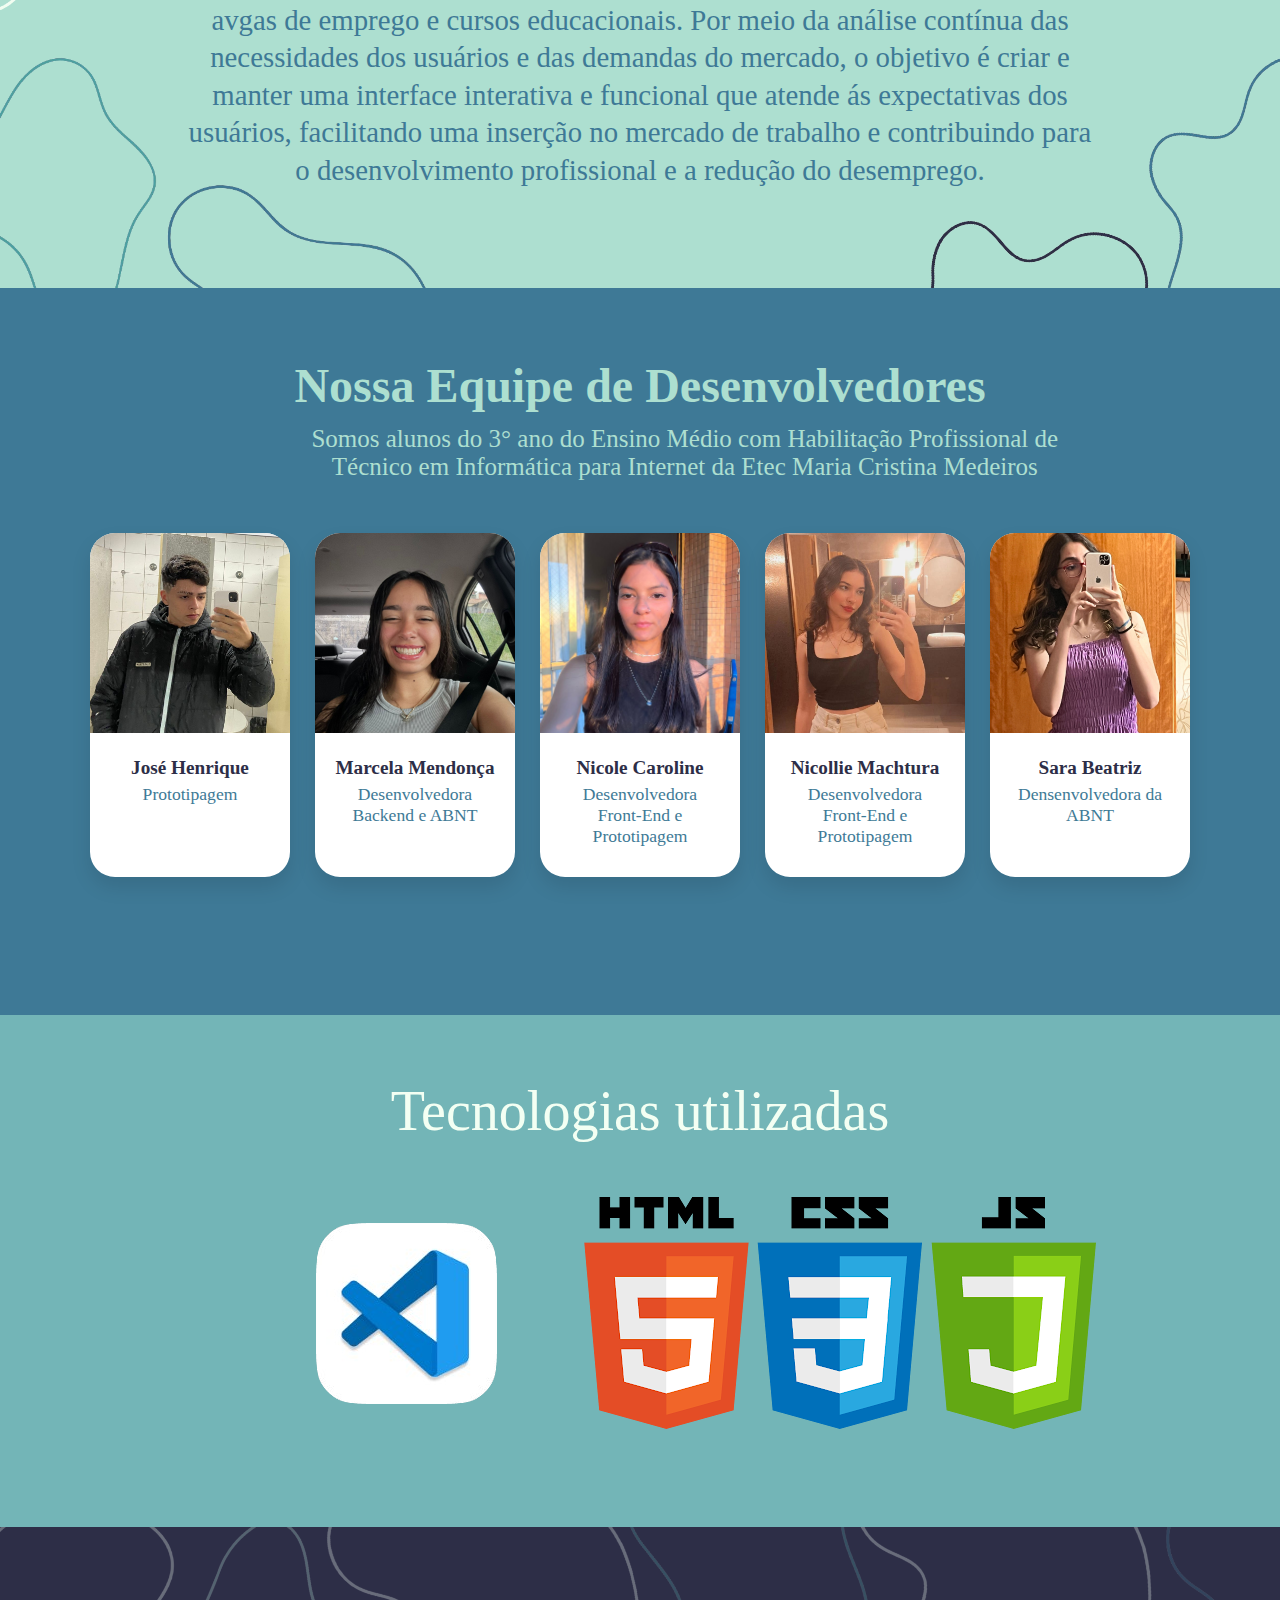
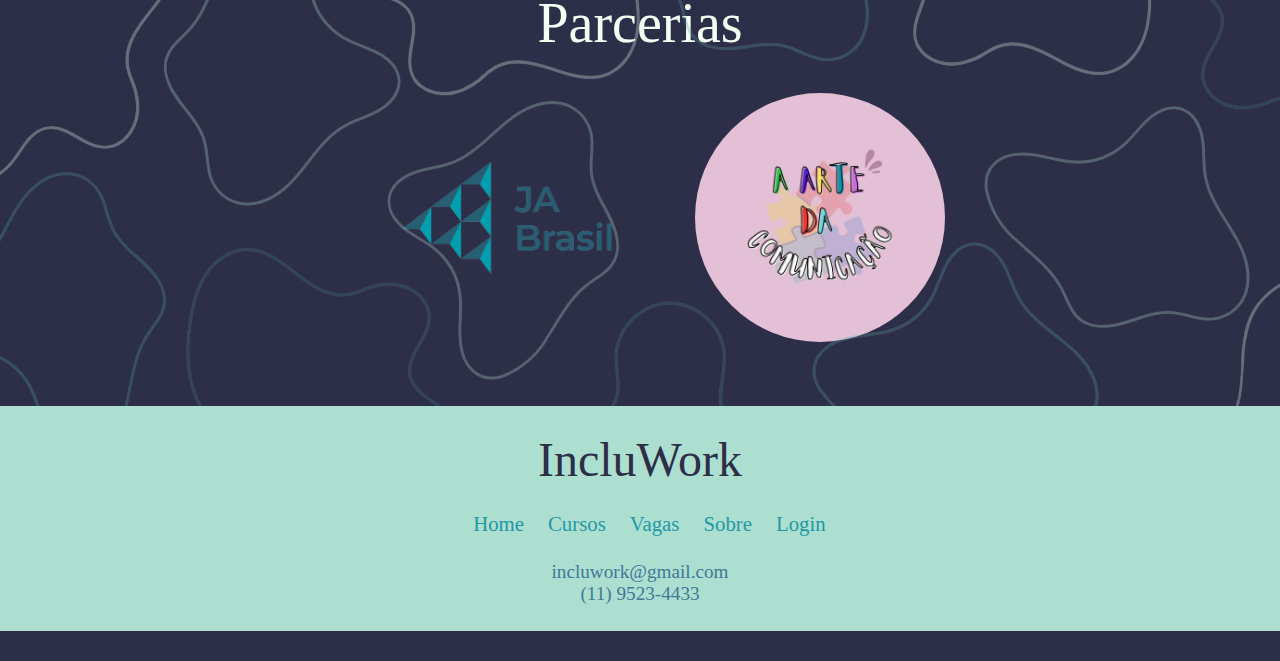
<file: sobre.html>
<!DOCTYPE html>
<html lang="pt-BR">
<head>
    <meta charset="UTF-8">
    <meta name="viewport" content="width=device-width, initial-scale=1.0">
    <title>Sobre a IncluWork</title>
    <link rel="icon" href="img/icontest.png" type="image/x-icon">
    <link rel="stylesheet" href="https://cdnjs.cloudflare.com/ajax/libs/font-awesome/6.0.0-beta3/css/all.min.css">
    <style>
        * {
            margin: 0;
            padding: 0;
            box-sizing: border-box;
        }
        body {
            background-color: #8CE0DD; /* Updated background color */
        }
        nav {
            display: flex;
            justify-content: space-between;
            align-items: left;
            margin-top: 1%;
        }
        .nav-list {
            list-style: none;
            padding: 30px;
            padding-right: 30%;
            padding-left: 30%;
            margin: 0;
            display: flex;
            justify-content: space-around; 
            position: fixed; 
            top: 0;
            width: 100%;
            background-color: transparent; 
            transition: background-color 0.3s ease; 
            z-index: 1000; 
        }
        @media screen and (max-width: 1440px) {
            .nav-list {
                padding-left: 27%;
                padding-right: 33%;
            }
        }
        @media screen and (max-width: 1280px) {
            .nav-list {
                padding: 25px;
                padding-left: 22%;
                padding-right: 40%;
            }
        } 
        .nav-background {
                background-color: #A7D7CA;
            }
        @media (max-width: 1044px) {
            .nav-background {
                background-color: transparent;
            }
        }  
        .logo {
            color: #3E7996;
            font-size: 1.4rem;
        }
        .nav-list ul {
            font-size: 1.3rem;
            display: flex;
            list-style: none;
            padding: 0;
            margin: 0;
        }
        .nav-list ul li {
            margin: 0 45px;
        }
        .nav-list ul li a {
            color: #2D2E47;
            text-decoration: none;
            font-weight: bold;
        } 
        .menu-icon {
            font-size: 24px;
            color: #F3FFF3;
            cursor: pointer;
            position: fixed;
            top: 20px;
            left: 20px;
            z-index: 1000;
            display: none; 
        }
        .sidebar {
            height: 100%;
            width: 250px;
            position: fixed;
            top: 0;
            left: -250px; 
            background-color: #F3FFF3;
            transition: left 0.3s;
            padding-top: 60px;
            z-index: 999;
        }
        .sidebar.active {
            left: 0;
        }
        .sidebar ul {
            list-style: none;
            padding: 0;
        }
        .sidebar ul li {
            margin: 20px 0;
            text-align: center;
        }
        .sidebar ul li a {
            color: #4BA0A3;
            text-decoration: none;
            font-size: 18px;
        }
        .sidebar ul li a:hover {
            text-decoration: underline;
        }
        @media (max-width: 1044px) {
            .menu-icon {
                display: block; 
            }
            .nav-list {
                display: none; 
            }
        }

        header {
            float: left;
            position: sticky;
            top: 0;
            z-index: 1000;
        }

        .tam{
            width: 210px;
            height: 250px;
        }
        .tamop{
            width: 250px;
            height: 210px;
        }

        .puzzle-background {
                position: absolute;
                top: 0;
                left: 0;
                z-index: -1;
                width: 100%;
                height: 100%;
                overflow: hidden; /* Para evitar que elementos saiam da tela */
        }
        .puzzle {
            position: absolute;
            width: 10%;
        }

        .puzzle:nth-child(1) { top: 1%; left: 2%; }
        .puzzle:nth-child(2) { top: 15%; left: 27%; }
        .puzzle:nth-child(3) { top: 2%; left: 55%; }
        .puzzle:nth-child(4) { top: 15%; left: 80%; }
        .puzzle:nth-child(5) { top: 45%; left: 65%; }
        .puzzle:nth-child(6) { top: 75%; left: 35%; }
        .puzzle:nth-child(7) { top: 60%; left: 4%; }
        .puzzle:nth-child(8) { top: 80%; left: 85%; }


        .content {
            position: relative;
            z-index: 1;
        }
        h1 {
            font-size: 80px;
            color: white;
            margin-top: 15%;
            text-align: center;
        }
        .incluwork {
            font-size: 185%;
            color: #2D4F4F;
            display: block;
            text-align: center;
        }
        .intro-section {
            margin-top: 17.3%;
            background-color: #3E7A96; /* Updated background color */
            padding: 70px;
            color: white;
            width: 100%; /* Full width */
            height: 100%;
            box-sizing: border-box; /* Added box-sizing */
            display: flex; /* Added for image positioning */
            align-items: flex-start; /* Added for image positioning */
        }
        .intro-section h2 {
            font-size: 75px;
            margin-bottom: 20px;
            margin-top: 50px;
            margin-left: 13%;
        }
        .intro-section p {
            font-size: 22px;
            line-height: 1.4;
            margin-bottom: 10px;
            max-width: 700px;
            margin-left: 13%;
        }
        .intro-text { /* Added for image positioning */
            flex: 1; /* Added for image positioning */
        }
        .illustration {
            width: 40%; /* Ocupa o espaço disponível no container */
            max-width: 900px; /* Tamanho máximo */
            height: auto;
            margin-top: 70px;
            margin-right: 90px;
        }

        /*LINHAGEM*/
        .outer-container {
            width: 100%;
            min-height: 100vh;
            background: linear-gradient(to bottom, #3d5a80, #293241);
            display: flex;
            justify-content: center;
            align-items: center;
            padding: 20px;
            box-sizing: border-box;
        }
        .container {
            width: 100%;
            max-width: 1500px;
            padding: 45px 40px 40px;
            box-sizing: border-box;
        }
        .our {
            color: white;
            text-align: center;
            font-size: 70px;
            margin-top: 0;
            margin-bottom: 70px;
            font-weight: normal;
        }
        .timeline {
            position: relative;
            padding: 0;
            margin: 0 auto;
        }
        .timeline::before {
            content: '';
            position: absolute;
            left: 50%;
            top: 0;
            bottom: 0;
            width: 10px;
            height: 90%;
            background: linear-gradient(to bottom, #F3FFF3, #3E7996);
            transform: translateX(-50%);
        }
        .timeline-item {
            position: relative;
            margin-bottom: 60px;
            width: 100%;
            display: flex;
            justify-content: center;
        }
        .timeline-circle {
            position: absolute;
            left: 50%;
            width: 150px;
            height: 150px;
            border-radius: 50%;
            transform: translateX(-50%);
            z-index: 1;
        }
        .circle-1 { background-color: #F3FFF3; }
        .circle-2 { background-color: #A7D7CA; }
        .circle-3 { background-color: #8FD4D1; }
        .circle-4 { background-color: #73B5B7; }
        .circle-5 { background-color: #4BA0A3; }
        .circle-6 { background-color: #3E7996; }

        .timeline-content {
            width: 45%;
            padding: 0 5px 20px;
            border-radius: 8px;
        }
        .timeline-item:nth-child(odd) .timeline-content {
            margin-right: 60%;
            text-align: center;
        }
        .timeline-item:nth-child(even) .timeline-content {
            margin-left: 60%;
            text-align: center;
        }
        .timeline-date { /*CIRCULO 1*/
            color: #F3FFF3;
            font-size: 33px;
            margin-bottom: 10px;
        }

        .timeline-date1 { /*CIRCULO 2*/
            color: #A7D7CA;
            font-size: 33px;
            margin-bottom: 10px;
        }
        .timeline-date2 { /*CIRCULO 3*/
            color: #8FD4D1;
            font-size: 35px;
            margin-bottom: 10px;
        }
        .timeline-date3 { /*CIRCULO 4*/
            color: #73B5B7;
            font-size: 35px;
            margin-bottom: 10px;
        }
        .timeline-date4 { /*CIRCULO 5*/
            color: #4BA0A3;
            font-size: 35px;
            margin-bottom: 10px;
        }
        .timeline-date5 { /*CIRCULO 6*/
            color: #3E7996;
            font-size: 35px;
            margin-bottom: 10px;
        }


        .timeline-text { /*CIRCULO 1*/
            color: #F3FFF3;
            font-size: 18px;
            line-height: 1.4;
        }
        .timeline-text1 { /*CIRCULO 2*/
            color: #A7D7CA;
            font-size: 18px;
            line-height: 1.4;
        }
        .timeline-text2 { /*CIRCULO 3*/
            color: #8FD4D1;
            font-size: 18px;
            line-height: 1.4;
        }
        .timeline-text3 { /*CIRCULO 4*/
            color: #73B5B7;
            font-size: 18px;
            line-height: 1.4;
            margin-bottom: 20px;
        }
        .timeline-text4 { /*CIRCULO 5*/
            color: #4BA0A3;
            font-size: 18px;
            line-height: 1.4;
            margin-bottom: 47px;
        }
        .timeline-text5 { /*CIRCULO 6*/
            color: #3E7996;
            font-size: 18px;
            line-height: 1.4;
        }


        /*MEMBROS*/
        :root {
            --primary-color: #3498db;
            --secondary-color: #2c3e50;
            --accent-color: #e74c3c;
            --background-color: #ecf0f1;
            --card-background: #ffffff;
            --text-color: #34495e;
        }

        .cont-equipe{
            background-color: #3E7996;
            margin-top: 0;
            padding: 70px 0 100px;
        }

        .titulo {
            text-align: center;
            color: #ADDFD0;
            font-size: 3em;
            font-weight: 600;
            position: relative;
            margin-bottom: 1%;
        }

        .somos{
            color: #ADDFD0;
            text-align: center;
            font-size: 25px;
            font-weight: normal;  
            padding: 0 200px 0 200px;
            margin-top: 1%;
            margin-bottom: 4%;
            max-width: 1500px;
            margin-left: 7%;
        }

        .team {
            display: flex;
            flex-wrap: wrap;
            justify-content: center;
            gap: 25px;
            padding-bottom: 3%;
        }

        .member {
            background-color: var(--card-background);
            border-radius: 25px;
            box-shadow: 0 10px 20px rgba(0, 0, 0, 0.1);
            overflow: hidden;
            width: 200px;
            position: relative;
        }

        .member:hover {
            box-shadow: 0 15px 30px rgba(0, 0, 0, 0.2);
        }

        .member::before {
            content: '';
            position: absolute;
            top: 0;
            left: 0;
            right: 0;
            height: 5px;
            background-color: var(--primary-color);
            transform: scaleX(0);
        }

        .member:hover::before {
            transform: scaleX(1);
        }

        .member img {
            width: 100%;
            height: 200px;
            object-fit: cover;
        }

        .member:hover img {
            transform: scale(1.05);
        }

        .member-info {
            padding: 20px;
            text-align: center;
            position: relative;
        }

        .member-name {
            font-size: 1.2em;
            font-weight: 600;
            margin-bottom: 5px;
            color:#2D2E47;
        }

        .member-role {
            font-size: 1em;
            color: #3E7A96 ;
            font-weight: 300;
            margin-bottom: 10px;
        }

        .member-bio {
            font-size: 0.8em;
            color: var(--text-color);
            margin-bottom: 15px;
        }

        .social-links {
            display: flex;
            justify-content: center;
            gap: 10px;
        }

        .social-link {
            color: var(--secondary-color);
            font-size: 1.1em;
            transition: color 0.3s ease;
        }

        .social-link:hover {
            color: var(--primary-color);
        }

        /*FRAME DO CONTAINER NOSSA MISSAO*/
        .cont{
            background-color: #ADDFD0;
            padding: 5% 5%;
            position: relative;
            overflow: hidden;
        }
        .mission{
            color: #3E7996;
            position: relative;
            font-size: 5rem;
            text-align: center;
            margin-bottom: 20px;
            margin-top: 2%;
        }

        .missiop{
            color: #3E7996;
            position: relative;
            text-align: center;
            max-width: 80%;
            margin: 0 auto;
            line-height: 1.3;
            font-size: 1.8rem;
            margin-bottom: 3%;
        }
        .frame-container {
            position: absolute;
            top: 0;
            left: 0;
            width: 100%;
            height: 100%;
            z-index: 1;
        }
        .wavy-shape {
            position: absolute;
            width: 250px;
            height: 250px;
        }
        .wavy-shape img {
            width: 120%;
            height: 120%;
        }
        .wavy-shape:nth-child(1) { top: -5%; left: -8%; }
        .wavy-shape:nth-child(2) { top: 60%; left: -6%; }
        .wavy-shape:nth-child(3) { top: -28%; left: 12%; }
        .wavy-shape:nth-child(4) { top: 75%; left: 12%;  }
        .wavy-shape:nth-child(5) { top: -10%; left: 89%; transform: rotate(130deg);}
        .wavy-shape:nth-child(6) { top: 55%; left: 90%; transform: rotate(70deg); }
        .wavy-shape:nth-child(7) { top: 90%; left: 70%; transform: rotate(200deg); }
        .wavy-shape:nth-child(8) { top: -35%; left: 67%; transform: rotate(70deg); }

        /*TECNOLOGIAS UTILIZADAS*/
        .cont-tec{
            background-color: #73B5B7;
            padding: 5% 5%;
            position: relative;
            overflow: hidden;
        }
        .tec{   
            color: #F3FFF3;
            position: relative;
            font-size: 3.5rem;
            text-align: center;
            margin-bottom: 20px;
        }

        .imgtec{
            display: flex;
            align-items: flex-start;
            gap: 7%;
            align-items: center;
            margin-left: 20%;
        }

        /*PARCERIAS*/
        .cont-par{
            background-color: #2D2E47;
            padding: 5% 5%;
            position: relative;
            overflow: hidden;  
        }

        .imgpar{
            display: flex;
            align-items: flex-start;
            gap: 7%;
            align-items: center;
            margin-left: 28%;
            border-radius:20px;
            z-index: 1000;
        }

        .parlogo{
            border-radius: 50%;

        }

        /*FOOTER*/
        .container-6{
        max-width: 1920%;
        height: 380%;
        padding: 2% 1%;
        background-color: #ADDFD0;
        }
            
        .footer{
        font-size: 1.3rem;
        list-style: none;
        text-align: center;
        margin-top: 2%;
        }

        @media screen and (max-width: 860px){
        .footer{
            font-size: 0.8rem;
        }
        }

        .footer li{
        display: inline;
        }

        .footer ul li a{
        color: #1F99A5;
        margin-left: 1.5%;
        text-decoration: none;
        }

        .email p{
        margin-top: 2%;
        color: #3E7996;
        font-size: 1.2rem;
        text-align: center;
        }

        @media screen and (max-width: 860px){
        .email p{
            font-size: 0.8rem;
        }
        }

        footer{
        background-color: #2D2F48;
        height: 30px;
        }

        .fot{
        text-align: center;
        font-size: 3em;
        color: #2D2E47;
        }

        .frame-contpar {
            position: absolute;
            top: 0;
            left: 0;
            width: 100%;
            height: 100%;
            z-index: 1;
        }
        .wavy-par {
            position: absolute;
            width: 250px;
            height: 250px;
        }
        .wavy-par img {
            width: 130%;
            height: 130%;
            opacity: 0.3;
        }
        .wavy-par:nth-child(1) { top: -6%; left: -9%; }
        .wavy-par:nth-child(2) { top: 50%; left: -6%; }
        .wavy-par:nth-child(3) { top: 8%; left: 12%; transform: rotate(190deg); }
        .wavy-par:nth-child(4) { top: 75%; left: 18%; transform: rotate(180deg); }
        .wavy-par:nth-child(5) { top: -13%; left: 52%; transform: rotate(130deg);}
        .wavy-par:nth-child(6) { top: 78%; left: 43%; transform: rotate(50deg); }
        .wavy-par:nth-child(7) { top: 33%; left: 30%; transform: rotate(380deg); }
        .wavy-par:nth-child(8) { top: -23%; left: 29%; transform: rotate(70deg); }
        .wavy-par:nth-child(9) { top: -23%; left: 71%; transform: rotate(70deg); }
        .wavy-par:nth-child(10) { top: 65%; left: 67%; transform: rotate(100deg); }
        .wavy-par:nth-child(11) { top: 36%; left: 80%; transform: rotate(120deg); }
        .wavy-par:nth-child(12) { top: -12%; left: 90%; }
        .wavy-par:nth-child(13) { top: 70%; left: 90%; }



        /*MEDIA*/
        @media (max-width: 1600px) {
            .intro-section{
                margin-top: 17.3%;
            }
        }
    
        @media (max-width: 1400px) {
            .intro-section{
                margin-top: 17.5%;
            }
            .intro-section h2{
                margin-left: 10%;
            }
            .intro-section p{
                margin-left: 10%;
            }
            .illustration{
                margin-top: 7%;
                margin-right: 3%;
            }

            .member-role{
                font-size: 1.1em;
            }
        }

        @media (max-width: 1300px) {
            .intro-section{
                margin-top: 16.3%;
            }

            .intro-section h2{
                margin-left: 8%;
                margin-top: 5%;
            }
            .intro-section p{
                margin-left: 8%;
            }

            .illustration{
                margin-top: 8%;
                margin-right: 3%;
                width: 45%;
            }

            .our {
                font-size: 60px;
            }

            .timeline-date, .timeline-date1, .timeline-date2, .timeline-date3, .timeline-date4, .timeline-date5{
                font-size: 30px;
            }

            .timeline-text, .timeline-text1, .timeline-text2, .timeline-text3, .timeline-text4, .timeline-text5{
                font-size: 16.5px;
            }

            .timeline-circle{
                width: 135px;
                height: 135px;
            }

            .wavy-shape img {
                width: 115%;
                height: 115%;
            }

            .wavy-shape:nth-child(1) { top: -5%; left: -8%; }
            .wavy-shape:nth-child(2) { top: 55%; left: -6%; }/**/
            .wavy-shape:nth-child(3) { top: -28%; left: 13%; }/**/
            .wavy-shape:nth-child(4) { top: 75%; left: 12%;  }

            .wavy-shape:nth-child(5) { top: -10%; left: 89%; transform: rotate(130deg);}
            .wavy-shape:nth-child(6) { top: 55%; left: 90%; transform: rotate(70deg); }
            .wavy-shape:nth-child(7) { top: 90%; left: 70%; transform: rotate(200deg); }
            .wavy-shape:nth-child(8) { top: -35%; left: 64%; transform: rotate(70deg); } /**/

            .wavy-par img {
                width: 120%;
                height: 120%;
                opacity: 0.3;
            }

            .wavy-par:nth-child(1) { top: -6%; left: -9%; }
            .wavy-par:nth-child(2) { top: 50%; left: -6%; }
            .wavy-par:nth-child(3) { top: 8%; left: 12%; transform: rotate(190deg); }
            .wavy-par:nth-child(4) { top: 75%; left: 18%; transform: rotate(180deg); }
            .wavy-par:nth-child(5) { top: -20%; left: 51%; transform: rotate(130deg);}
            .wavy-par:nth-child(6) { top: 78%; left: 43%; transform: rotate(50deg); }
            .wavy-par:nth-child(7) { top: 33%; left: 30%; transform: rotate(380deg); }
            .wavy-par:nth-child(8) { top: -23%; left: 29%; transform: rotate(70deg); }
            .wavy-par:nth-child(9) { top: -27%; left: 70%; transform: rotate(80deg); } /**/
            .wavy-par:nth-child(10) { top: 65%; left: 67%; transform: rotate(100deg); }
            .wavy-par:nth-child(11) { top: 36%; left: 80%; transform: rotate(120deg); }
            .wavy-par:nth-child(12) { top: -15%; left: 90%; }
            .wavy-par:nth-child(13) { top: 70%; left: 90%; }
        }

        @media (max-width: 1200px) {
            .tam{
                width: 190px;
                height: 230px;
            }
            .tamop{
                width: 230px;
                height: 190px;
            }

            .intro-section h2{
                margin-left: 10%;
                font-size: 70px;
            }
            .intro-section p{
                margin-left: 10%;
                font-size: 20px;
            }
            .illustration{
                margin-top: 8%;
                margin-right: 2%;
            }
            .wavy-shape:nth-child(1) { top: -8%; left: -10%; }
            .wavy-shape:nth-child(2) { top: 55%; left: -8%; }
            .wavy-shape:nth-child(3) { top: -28%; left: 13%; }
            .wavy-shape:nth-child(4) { top: 75%; left: 12%;  }
            .wavy-shape:nth-child(5) { top: -10%; left: 89%; transform: rotate(130deg);}
            .wavy-shape:nth-child(6) { top: 55%; left: 90%; transform: rotate(70deg); }
            .wavy-shape:nth-child(7) { top: 90%; left: 65%; transform: rotate(200deg); }
            .wavy-shape:nth-child(8) { top: -35%; left: 63%; transform: rotate(70deg); }

                .mission{
                font-size: 4.8rem;
                margin-top: 3%;
            }

            .missiop{
                font-size: 1.7rem;
                margin-bottom: 4%;
            }
            .imgtec {
                margin-left: 13%;
            }
            .wavy-par img {
                width: 115%;
                height: 115%;
                opacity: 0.3;
            }
        }

        @media (max-width: 1024px) {
        h1 {
            font-size: 2rem;
        }

        .incluwork {
            font-size: 3rem;
        }

        .intro-section h2 {
            font-size: 2rem;
        }

        .timeline::before {
            left: 0;
        }

        .timeline-circle {
            left: 0;
        }

        .timeline-content {
            width: calc(100% - 60px);
            margin-left: 60px !important;
        }

        .wavy-shape {
            width: 20%;
        }
    }

    @media (max-width: 768px) {
        .nav-list {
            display: none;
            flex-direction: column;
            position: absolute;
            top: 100%;
            left: 0;
            width: 100%;
            background-color: rgba(167, 215, 202, 0.95);
            padding: 1rem;
        }

        .nav-list.active {
            display: flex;
        }

        .nav-list li {
            margin: 0.5rem 0;
        }

        .menu-icon {
            display: block;
        }

        .intro-section {
            flex-direction: column;
        }

        .illustration {
            margin-top: 2rem;
        }

        .mission {
            font-size: 2.5rem;
        }

        .missiop {
            font-size: 1rem;
        }

        .team {
            justify-content: center;
        }

        .member {
            width: 80%;
            max-width: 300px;
        }

        .wavy-shape {
            width: 25%;
        }
    }

    @media (max-width: 480px) {
        h1 {
            font-size: 1.5rem;
        }

        .incluwork {
            font-size: 2.5rem;
        }

        .intro-section h2 {
            font-size: 1.5rem;
        }

        .intro-section p {
            font-size: 0.9rem;
        }

        .mission {
            font-size: 2rem;
        }

        .missiop {
            font-size: 0.9rem;
        }

        .titulo {
            font-size: 2rem;
        }

        .somos {
            font-size: 1rem;
        }

        .tec {
            font-size: 2rem;
        }

        .wavy-shape {
            width: 30%;
        }
    }

    .hidden {
  display: none;
}

.reader-container {
  background-color: #ffffff;
  padding: 20px;
  border-radius: 5px;
  box-shadow: 0 2px 10px rgba(0, 0, 0, 0.1);
}

.speed-control {
  margin-top: 10px;
}

input[type="range"] {
  -webkit-appearance: none; 
  appearance: none; 
  width: 80%; 
  height: 15px; 
  background: #F3FFF3; 
  border-radius: 100px; 
  outline: none; 
  border: none;
}
input[type="range"]::-webkit-slider-thumb {
  border: none;
  -webkit-appearance: none; 
  appearance: none; 
  width: 15px; 
  height: 15px; 
  border-radius: 50%;
  background: #2D3748; 
  cursor: pointer; 
}
input[type="range"]::-moz-range-thumb {
  border: none;
  width: 15px; 
  height: 8px; 
  border-radius: 50%; 
  background: #2D3748; 
  cursor: pointer; 
}

#accessibility-menu {
  position: fixed;
  top: 275px;
  left: 20px;
  background-color: #ADDFD0;
  padding: 40px;
  box-shadow: 0 4px 6px rgba(0, 0, 0, 0.1);
  border-radius: 8px;
  z-index: 1000; 
  border: none;
}

.accessibility-button {
  position: fixed; 
  right: 10px; 
  top: 320px; 
  z-index: 1000; 
}

.accessibility-button button {
  background-color: #3185F0; 
  color: white;
  border: none; 
  padding: 5.5px; 
  border-radius: 10px; 
  cursor: pointer; 
  font-size: 1.8rem;
}

.botao button {
  background-color: #F3FFF3; 
  color: #2d3748; 
  border: none; 
  width: 290px;
  padding: 10px;
  border-radius: 10px; 
  cursor: pointer;
  font-size: 1.2rem; 
  margin-top: 5px; 
  transition: background-color 0.3s, transform 0.2s; 
}

select{
  color: #2D3748; 
  border: none; 
  background-color: #F3FFF3; 
  width: 290px;
  padding: 10px;
  border-radius: 10px; 
  cursor: pointer;
  font-size: 1.2rem; 
  margin-top: 5px; 
  transition: background-color 0.3s, transform 0.2s;
}

body.high-contrast select {
  background-color: #444;
  color: #fff;
}

body.high-contrast #accessibility-menu {
  background-color: #1a202c;
  color: #fff;
}

body.high-contrast {
  background-color: #000;
  color: #fff;
}

/* Estilos para alto contraste */
body.high-contrast {
  background-color: #000;
  color: #fff;
}

body.high-contrast ul li a {
  color: #0ff; 
  text-decoration: underline; 
}

body.high-contrast nav,
body.high-contrast .nav-background,
body.high-contrast header,
body.high-contrast footer {
  background-color: #222; /* Cor de fundo para barras de navegação e rodapé */
  color: #fff;
}

body.high-contrast .container,
body.high-contrast .container-1,
body.high-contrast .container-3,
body.high-contrast .container-5{
  background-color: #222;
  color: #fff;
}

body.high-contrast .container-2,
body.high-contrast .container-4,
body.high-contrast .container-6 {
  background-color: #333;
  color: #fff;
}

body.high-contrast button {
  background-color: #444;
  color: #fff;
  border-color: #fff;
}

body.high-contrast button:hover {
  background-color: #555;
}

body.high-contrast input{
  background-color: #F3FFF3;
}

body.high-contrast textarea {
  background-color: #222;
  color: #fff;
  border-color: #fff;
}

body.high-contrast .accordion-button {
  background-color: #444;
  color: #fff;
}

body.high-contrast .accordion-content {
  background-color: #333;
  color: #fff;
}

/* Dots no carrossel */
body.high-contrast .dot {
  background-color: #fff;
}

body.high-contrast .dot.active {
  background-color: #0ff;
}

/* Footer e texto */
body.high-contrast p {
  color: fff;
}

body.high-contrast .wavy-shape img{
    filter: invert(100%) grayscale(100%);
}

body.high-contrast .cont-equipe{
    background-color: #222;
}

body.high-contrast .cont-tec{
    background-color: #1a202c;
}

body.high-contrast .imgtec img{
    filter: invert(100%) grayscale(100%);
}

body.high-contrast .frame-contpar{
    background-color: #000;
}

body.high-contrast .titulo{
    color: #000;
}

body.high-contrast h1,
body.high-contrast h2,
body.high-contrast h3 {
  color: #fff;
}

body.high-contrast .puzzle-background img{
    filter: invert(100%) grayscale(100%);
}

body.high-contrast .intro-section{
    background-color: #293241;
}

body.high-contrast .outer-container{
    background: #222;
}

body.high-contrast .frame-container{
    background-color: #444;
}

nav.high-contrast {
  background-color: #000;
  color: #fff;
}

body.spaced-letters * {
  letter-spacing: 1.5px;
}

body.underline-links a {
  text-decoration: underline;
}

body.colorblind-mode img {
  filter: grayscale(100%);
}
 
    </style>
</head>
<body>
    <nav>
        <div class="puzzle-background">
            <div class="puzzle"><img class="tam" src="img/quebra4.png" alt="Peça de um quebra-cabeça"></div>
            <div class="puzzle"><img class="tam" src="img/quebra1.png" alt="Peça de um quebra-cabeça"></div>
            <div class="puzzle"><img class="tamop" src="img/quebra2.png" alt="Peça de um quebra-cabeça"></div>
            <div class="puzzle"><img class="tamop" src="img/quebra3.png" alt="Peça de um quebra-cabeça"></div>
            <div class="puzzle"><img class="tam" src="img/quebra4.png" alt="Peça de um quebra-cabeça"></div>
            <div class="puzzle"><img class="tamop" src="img/quebra3.png" alt="Peça de um quebra-cabeça"></div>
            <div class="puzzle"><img class="tamop" src="img/quebra2.png" alt="Peça de um quebra-cabeça"></div>
            <div class="puzzle"><img class="tam" src="img/quebra1.png" alt="Peça de um quebra-cabeça"></div>
        </div>
    <header>

        <div class="accessibility-button">
            <button id="accessibility-toggle">
                <i class="fas fa-universal-access"></i>
            </button>
        </div>
        <div id="accessibility-menu" class="hidden">
            <div class="font-size-slider">
                <span class="font-size-label small">A</span>
                <span class="font-size-label large">A</span>
                <input type="range" id="font-size-range" min="0" max="3" step="1" value="1" onchange="changeFontSize(this.value)">
            </div> <br>
            <div class="botao">
                <button id="high-contrast-btn">Alto Contraste</button> <br>
                <button onclick="toggleLetterSpacing()">Espaçamento de Letras</button> <br>
                <button onclick="toggleUnderline()">Sublinhar Links</button> <br>
                <select id="colorblind-type" onchange="changeColorblindType()">
                    <option value="normal">Adaptações para daltonismo</option>
                    <optgroup label="Formas Leves">
                        <option value="protanomaly">Protanomalia (Vermelho fraco)</option>
                        <option value="deuteranomaly">Deuteranomalia (Verde fraco)</option>
                        <option value="tritanomaly">Tritanomalia (Azul fraco)</option>
                    </optgroup>
                    <optgroup label="Formas Severas">
                        <option value="protanopia">Protanopia (Sem vermelho)</option>
                        <option value="deuteranopia">Deuteranopia (Sem verde)</option>
                        <option value="tritanopia">Tritanopia (Sem azul)</option>
                    </optgroup>
                    <optgroup label="Monocromacia">
                        <option value="achromatomaly">Acromatomalia (Quase sem cores)</option>
                        <option value="achromatopsia">Acromatopsia (Sem cores)</option>
                    </optgroup>
                </select> <br>
                <button onclick="startReading()">Iniciar Leitura</button> <br>
                <button onclick="stopReading()">Parar Leitura</button> <br>
                <div class="speed-control">
                    <label for="speed">Velocidade:</label> <br>
                    <input type="range" id="speed" min="0.5" max="2" step="0.1" value="1">
                </div>
            </div>
        </div>

            <div class="sidebar" id="sidebar">
                <ul>
                    <li><a href="index.html">Home</a></li>
                    <li><a href="cursos.html">Cursos</a></li>
                    <li><a href="vagas.html">Vagas</a></li>
                    <li><a href="sobre.html">Sobre</a></li>
                    <li><a href="login.html">Login</a></li>
                </ul>
            </div>
            <div class="nav-list">
            <ul >
                <li><a href="index.html">Home</a></li>
                <li><a href="cursos.html">Cursos</a></li>                
                <li><a href="vagas.html">Vagas</a></li>
                <li><a href="sobre.html">Sobre</a></li>                
                <li><a href="login.html">Login</a></li>
            </ul>
            </div>
            <div class="menu-icon" onclick="toggleMenu()">
                &#9776;
            </div>
        </nav>
    </header>
    <div class="content">
        <h1 class="text-to-read">     
            Nós somos a     
        <span class="incluwork">IncluWork</span>
        </h1>
        <div class="intro-section">
            <div class="intro-text">
                <h2 class="text-to-read"><p2 class="text-to-read"></p2>Introdução</h2>
                <p class="text-to-read">
                    A busca por emprego é um desafio global, devido à economia, 
                    globalização e principalmente pela falta de preparo. De acordo 
                    com a organização das nações unidas (ONU, 2023), foi registrado 
                    5,1% de desempregados no mundo. No Brasil a taxa é de 7,6%, tendo 
                    uma parcela significativa composta por jovens de 18 a 24 anos. 
                    Em contrapartida, as pessoas mais afetadas são deficientes com 
                    algum problema cognitivo, motor, auditivo ou visual. 
                    Dentre a taxa de deficientes existentes no Brasil, apenas 26,6% deles são empregados.
                </p>
            </div>
            <img src="img/defi.png" alt="Foto de Perfil" class="illustration">
        </div>
    </div>
    <div class="outer-container">
        <div class="container">
            <h1 class="our" ><p2 class="text-to-read">Nossa linhagem</p2></h1>
            <div class="timeline">
                <div class="timeline-item">
                    <div class="timeline-circle circle-1"></div>
                    <div class="timeline-content">
                        <div class="timeline-date"><p2 class="text-to-read">Fevereiro e Março de 2024</p2></div>
                        <div class="timeline-text"><p2 class="text-to-read">Nos reunimos para discutir possíveis temas e explorar ideias sobre o 
                            que poderíamos desenvolver. No entanto, nenhuma proposta parecia satisfatória até que uma das 
                            integrantes do grupo sugeriu a criação de uma plataforma web voltada para a oferta de vagas de
                            emprego específicas para pessoas com deficiência.</p2></div>
                    </div>
                </div>
                <div class="timeline-item">
                    <div class="timeline-circle circle-2"></div>
                    <div class="timeline-content">
                        <div class="timeline-date1"><p2 class="text-to-read">Maio de 2024</p2></div>
                        <div class="timeline-text1"><p2 class="text-to-read">Aprofundamos os detalhes do nosso tema e como abordá-lo. 
                            Definimos as principais funções do site, além de procurar uma paleta de cores e iniciar o protótipo do site. 
                            Também fizemos uma pesquisa detalhada sobre o desemprego e seu impacto negativo nas pessoas com deficiência, 
                            além de organizar as funções do grupo.</p2></div>
                    </div>
                </div>
                <div class="timeline-item">
                    <div class="timeline-circle circle-3"></div>
                    <div class="timeline-content">
                        <div class="timeline-date2"><p2 class="text-to-read">Junho de 2024</p2></div>
                        <div class="timeline-text2"><p2 class="text-to-read">Buscamos instituições para realizar entrevistas com especialistas sobre os desafios 
                            do mercado de trabalho para pessoas com deficiência. Durante esse período, decidimos a plataforma que utilizaríamos 
                            para desenvolver nosso site e escolhemos o nome "IncluWork", que reflete nossa missão de inclusão no ambiente de trabalho.
                            Demos início a programação do site.</p2></div>
                    </div>
                </div>
                <div class="timeline-item">
                    <div class="timeline-circle circle-4"></div>
                    <div class="timeline-content">
                        <div class="timeline-date3"><p2 class="text-to-read">Agosto e Setembro de 2024</p2></div>
                        <div class="timeline-text3"><p2 class="text-to-read">Dedicamo-nos à programação integral do site e à escolha da logo. 
                            Decidimos quais deficiências iriamos focar e organizamos as páginas necessárias, distribuindo as 
                            responsabilidades de programação entre os membros do grupo.</p2></div>
                    </div>
                </div>
                <div class="timeline-item">
                    <div class="timeline-circle circle-5"></div>
                    <div class="timeline-content">
                        <div class="timeline-date4"><p2 class="text-to-read">Outubro de 2024</p2></div>
                        <div class="timeline-text4"><p2 class="text-to-read">Continuamos a programação de forma intensa do site, concentrando-nos em finalizar as questões 
                            pendentes e garantir que todas as funcionalidades estivessem implementadas.</p2></div>
                    </div>
                </div>
                <div class="timeline-item">
                    <div class="timeline-circle circle-6"></div>
                    <div class="timeline-content">
                        <div class="timeline-date5"><p2 class="text-to-read">Novembro de 2024</p2></div>
                        <div class="timeline-text5"><p2 class="text-to-read">Escolhemos o slide e o conteúdo da apresentação, organizamos as falas e 
                            cuidamos dos últimos detalhes do site. Realizamos uma pré-apresentação do TCC, fazendo os ajustes 
                            necessários antes da apresentação final.</p2></div>
                    </div>
                </div>
            </div>
        </div>
    </div>
    <div class="cont">
        <div class="frame-container">
            <div class="wavy-shape"><img src="img/2-removebg-preview.png" alt="wavy-shape"></div>
            <div class="wavy-shape"><img src="img/3-removebg-preview.png" alt="wavy-shape"></div>
            <div class="wavy-shape"><img src="img/1-removebg-preview.png" alt="wavy-shape"></div>
            <div class="wavy-shape"><img src="img/6-removebg-preview.png" alt="wavy-shape"></div>

            <div class="wavy-shape"><img src="img/3-removebg-preview.png" alt="wavy-shape"></div>
            <div class="wavy-shape"><img src="img/6-removebg-preview.png" alt="wavy-shape"></div>
            <div class="wavy-shape"><img src="img/1-removebg-preview.png" alt="wavy-shape"></div>
            <div class="wavy-shape"><img src="img/2-removebg-preview.png" alt="wavy-shape"></div>
        </div>
        <h1 class="mission"><p2 class="text-to-read">Nossa missão</p2></h1>
        <p class="missiop"><p2 class="text-to-read">Terá como propósito fornecer uma plataforma abrangente que ofereça acesso avgas de emprego e cursos educacionais. Por meio da análise contínua das necessidades dos usuários e das demandas do mercado, o objetivo é criar e manter uma interface interativa e funcional que atende ás  expectativas dos usuários, facilitando uma inserção no mercado de trabalho e contribuindo para o desenvolvimento profissional e a redução do desemprego.</p2></p>
    </div>

    <div class="cont-equipe">
        <h3 class="titulo"><p2 class="text-to-read">Nossa Equipe de Desenvolvedores</p2></h3>
        <p class="somos"><p2 class="text-to-read">Somos alunos do 3° ano do Ensino Médio com Habilitação Profissional de Técnico em Informática para Internet da Etec Maria Cristina Medeiros</p2><p>
        <div class="team">
            <div class="member">
                <img src="img/jose.jpeg" alt="José">
                <div class="member-info">
                    <div class="member-name"><p2 class="text-to-read">José Henrique</p2></div>
                    <div class="member-role"><p2 class="text-to-read">Prototipagem</p2></div>
                </div>
            </div>
            <div class="member">
                <img src="img/marcela.jpeg" alt="Marcela">
                <div class="member-info">
                    <div class="member-name"><p2 class="text-to-read">Marcela Mendonça</p2></div>
                    <div class="member-role"><p2 class="text-to-read">Desenvolvedora Backend e ABNT</p2></div>
                </div>
            </div>
            <div class="member">
                <img src="img/nicole.jpeg" alt="Nicole">
                <div class="member-info">
                    <div class="member-name"><p2 class="text-to-read">Nicole Caroline</p2></div>
                    <div class="member-role"><p2 class="text-to-read">Desenvolvedora Front-End e Prototipagem</p2></div>
                </div>
            </div>
            <div class="member">
                <img src="img/nicollie.jpeg" alt="Nicollie">
                <div class="member-info">
                    <div class="member-name"><p2 class="text-to-read">Nicollie Machtura</p2></div>
                    <div class="member-role"><p2 class="text-to-read">Desenvolvedora Front-End e Prototipagem</p2></div>
                </div>
            </div>
            <div class="member">
                <img src="img/sara.jpeg" alt="Pedro Mendes">
                <div class="member-info">
                    <div class="member-name"><p2 class="text-to-read">Sara Beatriz</p2></div>
                    <div class="member-role"><p2 class="text-to-read">Densenvolvedora da ABNT</p2></div>
                </div>
            </div>
        </div>
    </div>

    <div class="cont-tec">
        <p class="tec"><p2 class="text-to-read">Tecnologias utilizadas</p2></p>
        <div class="imgtec">
            <img src="img/download-removebg-preview.png" alt="Visual Code">
            <img src="img/html.png" alt="Visual Code">
        </div>
    </div>
    <div class="cont-par">
        <div class="frame-contpar">
            <div class="wavy-par"><img src="img/2-removebg-preview.png" alt="wavy-shape"></div>
            <div class="wavy-par"><img src="img/3-removebg-preview.png" alt="wavy-shape"></div>
            <div class="wavy-par"><img src="img/4-removebg-preview.png" alt="wavy-shape"></div>
            <div class="wavy-par"><img src="img/6-removebg-preview.png" alt="wavy-shape"></div>

            <div class="wavy-par"><img src="img/3-removebg-preview.png" alt="wavy-shape"></div>
            <div class="wavy-par"><img src="img/6-removebg-preview.png" alt="wavy-shape"></div>
            <div class="wavy-par"><img src="img/4-removebg-preview.png" alt="wavy-shape"></div>
            <div class="wavy-par"><img src="img/2-removebg-preview.png" alt="wavy-shape"></div>

            <div class="wavy-par"><img src="img/2-removebg-preview.png" alt="wavy-shape"></div>
            <div class="wavy-par"><img src="img/3-removebg-preview.png" alt="wavy-shape"></div>
            <div class="wavy-par"><img src="img/4-removebg-preview.png" alt="wavy-shape"></div>
            <div class="wavy-par"><img src="img/6-removebg-preview.png" alt="wavy-shape"></div>

            <div class="wavy-par"><img src="img/2-removebg-preview.png" alt="wavy-shape"></div>
        </div>
        <p class="tec"><p2 class="text-to-read">Parcerias</p2></p>
        <br>
        <div class="imgpar">
            <img src="img/ja.png" width="250px">
            <img class="parlogo" src="img/arte da comunicacao.jpeg" width="250px">
        </div>

    </div>

    <div class="container-6">
        <p class="fot">IncluWork</p>
        <div class="footer">
            <ul >
                <li><a href="">Home</a></li>
                <li><a href="">Cursos</a></li>                
                <li><a href="">Vagas</a></li>
                <li><a href="">Sobre</a></li>                
                <li><a href="">Login</a></li>
            </ul>
        </div>
        <div class="email"><p>incluwork@gmail.com <br> (11) 9523-4433</p></div>
    </div>

    <footer></footer>

    <div vw class="enabled">
        <div vw-access-button class="active"></div>
        <div vw-plugin-wrapper>
          <div class="vw-plugin-top-wrapper"></div>
        </div>
    </div>

    <script>

let speech = new SpeechSynthesisUtterance();
    const textElements = document.querySelectorAll('.text-to-read');
    
    function startReading() {
        let fullText = Array.from(textElements).map(element => element.innerText).join(' ');
        speech.text = fullText;
        speech.rate = document.getElementById('speed').value;
        window.speechSynthesis.speak(speech);
    }

    function stopReading() {
        window.speechSynthesis.cancel();
    }

    document.getElementById('speed').addEventListener('input', function() {
        speech.rate = this.value;
    });

function applyFontSize() {
    const sizes = ['14px', '16px', '18px', '20px'];
    const elements = document.querySelectorAll(
        'a, button, h2, h3, h1, .accordion-button, .accordion-content'
    );

    elements.forEach((element) => {
        element.style.fontSize = sizes[fontSize];
    });
}

document.addEventListener('DOMContentLoaded', () => {
    const fontSizeRange = document.getElementById('font-size-range');
    fontSizeRange.addEventListener('input', (e) => {
        fontSize = parseInt(e.target.value);
        applyFontSize();
    });

    // Aplicar configurações ao carregar a página
    loadSettings();
});


function toggleLetterSpacing() {
    document.body.style.letterSpacing = document.body.style.letterSpacing === '2px' ? 'normal' : '2px';
}

function toggleHighContrast() {
    document.body.classList.toggle('high-contrast');
}

function toggleAccessibilityMenu() {
    const menu = document.getElementById('accessibility-menu');
    menu.classList.toggle('hidden');
}

function handleSearch() {
    const query = document.getElementById('search-input').value.toLowerCase();
    console.log('Consulta:', query); 
    // lógica de pesquisa...
}

function toggleUnderline() {
    const links = document.querySelectorAll('a');
    links.forEach(link => {
        link.style.textDecoration = link.style.textDecoration === 'underline' ? 'none' : 'underline';
    });
}
    
         // accessibility.js
    document.addEventListener('DOMContentLoaded', function() {
        const toggleButton = document.getElementById('accessibility-toggle');
        const accessibilityMenu = document.getElementById('accessibility-menu');

        toggleButton.addEventListener('click', function() {
            // Alterna a classe 'hidden' para exibir ou ocultar o menu
            accessibilityMenu.classList.toggle('hidden');
        });
    });

// Selecionar o botão de alto contraste
const highContrastToggle = document.getElementById('high-contrast-btn');

// Alternar o modo de alto contraste
highContrastToggle.addEventListener('click', () => {
  document.body.classList.toggle('high-contrast');
});

let colorblindMode = false;
let highContrastMode = false;
let fontSize = 1; // 0 = pequeno, 1 = médio, 2 = grande
let colorblindType = 'normal';

function toggleColorblindMode() {
    colorblindMode = !colorblindMode;
    localStorage.setItem('colorblindMode', colorblindMode);
    applyColorblindMode();
}

function toggleHighContrastMode() {
    highContrastMode = !highContrastMode;
    localStorage.setItem('highContrastMode', highContrastMode);
    applyHighContrastMode();
}

function changeFontSize(size) {
    fontSize = size;
    localStorage.setItem('fontSize', fontSize);
    applyFontSize();
    updateFontSizeSlider();
}

function changeColorblindType() {
    const select = document.getElementById('colorblind-type');
    colorblindType = select.value;
    localStorage.setItem('colorblindType', colorblindType);
    applyColorblindMode();
}

function applyColorblindMode() {
    const filters = {
        normal: 'none',
        protanomaly: 'url("#protanomaly-filter")',
        deuteranomaly: 'url("#deuteranomaly-filter")',
        tritanomaly: 'url("#tritanomaly-filter")',
        protanopia: 'url("#protanopia-filter")',
        deuteranopia: 'url("#deuteranopia-filter")',
        tritanopia: 'url("#tritanopia-filter")',
        achromatopsia: 'url("#achromatopsia-filter")',
        achromatomaly: 'url("#achromatomaly-filter")'
    };

    document.body.style.filter = filters[colorblindType];
}

function applyHighContrastMode() {
    if (highContrastMode) {
        document.body.classList.add('high-contrast');
    } else {
        document.body.classList.remove('high-contrast');
    }
}

function applyFontSize() {
    const sizes = ['14px', '16px', '18px'];
    document.body.style.fontSize = sizes[fontSize];
}

function updateFontSizeSlider() {
    const fontSizeRange = document.getElementById('font-size-range');
    if (fontSizeRange) {
        fontSizeRange.value = fontSize;
    }
}

function loadSettings() {
    colorblindMode = localStorage.getItem('colorblindMode') === 'true';
    highContrastMode = localStorage.getItem('highContrastMode') === 'true';
    fontSize = parseInt(localStorage.getItem('fontSize'));
    colorblindType = localStorage.getItem('colorblindType') || 'normal';
    
    if (isNaN(fontSize) || fontSize < 0 || fontSize > 2) {
        fontSize = 1;
    }

    applyColorblindMode();
    applyHighContrastMode();
    applyFontSize();
    updateFontSizeSlider();

    const colorblindTypeSelect = document.getElementById('colorblind-type');
    if (colorblindTypeSelect) {
        colorblindTypeSelect.value = colorblindType;
    }
}

window.addEventListener('DOMContentLoaded', () => {
    const fontSizeRange = document.getElementById('font-size-range');
    if (fontSizeRange) {
        fontSizeRange.addEventListener('input', (e) => {
            changeFontSize(parseInt(e.target.value));
        });
    }
});

window.onload = loadSettings;

// Adicione os filtros SVG ao final do body
document.body.insertAdjacentHTML('beforeend', `
    <svg xmlns="http://www.w3.org/2000/svg" style="display: none;">
        <defs>
            <filter id="protanomaly-filter">
                <feColorMatrix type="matrix" values="0.817,0.183,0,0,0 0.333,0.667,0,0,0 0,0.125,0.875,0,0 0,0,0,1,0"/>
            </filter>
            <filter id="deuteranomaly-filter">
                <feColorMatrix type="matrix" values="0.8,0.2,0,0,0 0.258,0.742,0,0,0 0,0.142,0.858,0,0 0,0,0,1,0"/>
            </filter>
            <filter id="tritanomaly-filter">
                <feColorMatrix type="matrix" values="0.967,0.033,0,0,0 0,0.733,0.267,0,0 0,0.183,0.817,0,0 0,0,0,1,0"/>
            </filter>
            <filter id="protanopia-filter">
                <feColorMatrix type="matrix" values="0.567,0.433,0,0,0 0.558,0.442,0,0,0 0,0.242,0.758,0,0 0,0,0,1,0"/>
            </filter>
            <filter id="deuteranopia-filter">
                <feColorMatrix type="matrix" values="0.625,0.375,0,0,0 0.7,0.3,0,0,0 0,0.3,0.7,0,0 0,0,0,1,0"/>
            </filter>
            <filter id="tritanopia-filter">
                <feColorMatrix type="matrix" values="0.95,0.05,0,0,0 0,0.433,0.567,0,0 0,0.475,0.525,0,0 0,0,0,1,0"/>
            </filter>
            <filter id="achromatopsia-filter">
                <feColorMatrix type="matrix" values="0.299,0.587,0.114,0,0 0.299,0.587,0.114,0,0 0.299,0.587,0.114,0,0 0,0,0,1,0"/>
            </filter>
            <filter id="achromatomaly-filter">
                <feColorMatrix type="matrix" values="0.618,0.320,0.062,0,0 0.163,0.775,0.062,0,0 0.163,0.320,0.516,0,0 0,0,0,1,0"/>
            </filter>
        </defs>
    </svg>
`);
    </script>
    
    <script>
        const buttons = document.querySelectorAll('.accordion-button');
    
    buttons.forEach(button => {
        button.addEventListener('click', function() {
            const content = this.nextElementSibling;
    
            // Fecha todos os outros conteúdos
            document.querySelectorAll('.accordion-content').forEach(item => {
                if (item !== content) {
                    item.style.display = 'none';
                }
            });
    
            // Alterna a exibição do conteúdo atual
            content.style.display = content.style.display === 'block' ? 'none' : 'block';
        });
    });
    </script>

<script src="https://vlibras.gov.br/app/vlibras-plugin.js"></script>
<script>
  new window.VLibras.Widget('https://vlibras.gov.br/app');
</script>

<script src="script.js"></script>
</body>
</html>
</file>
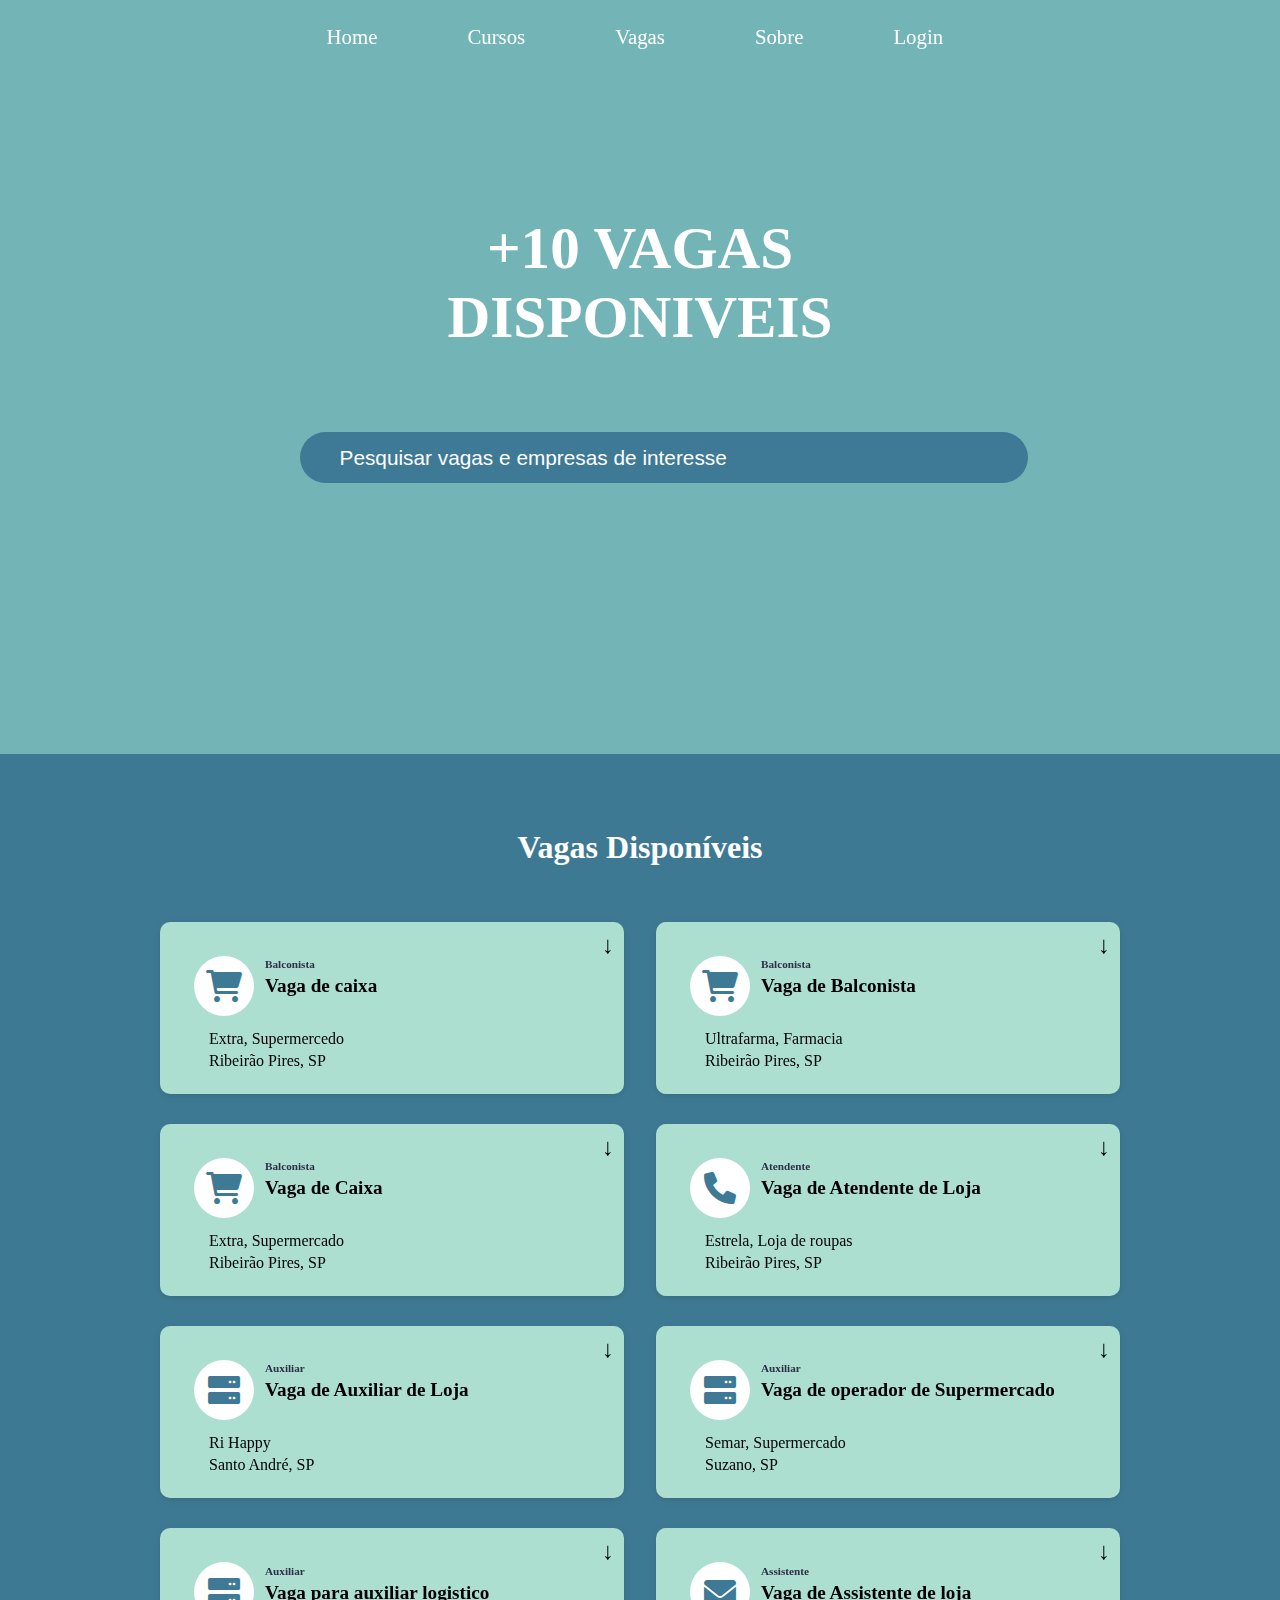
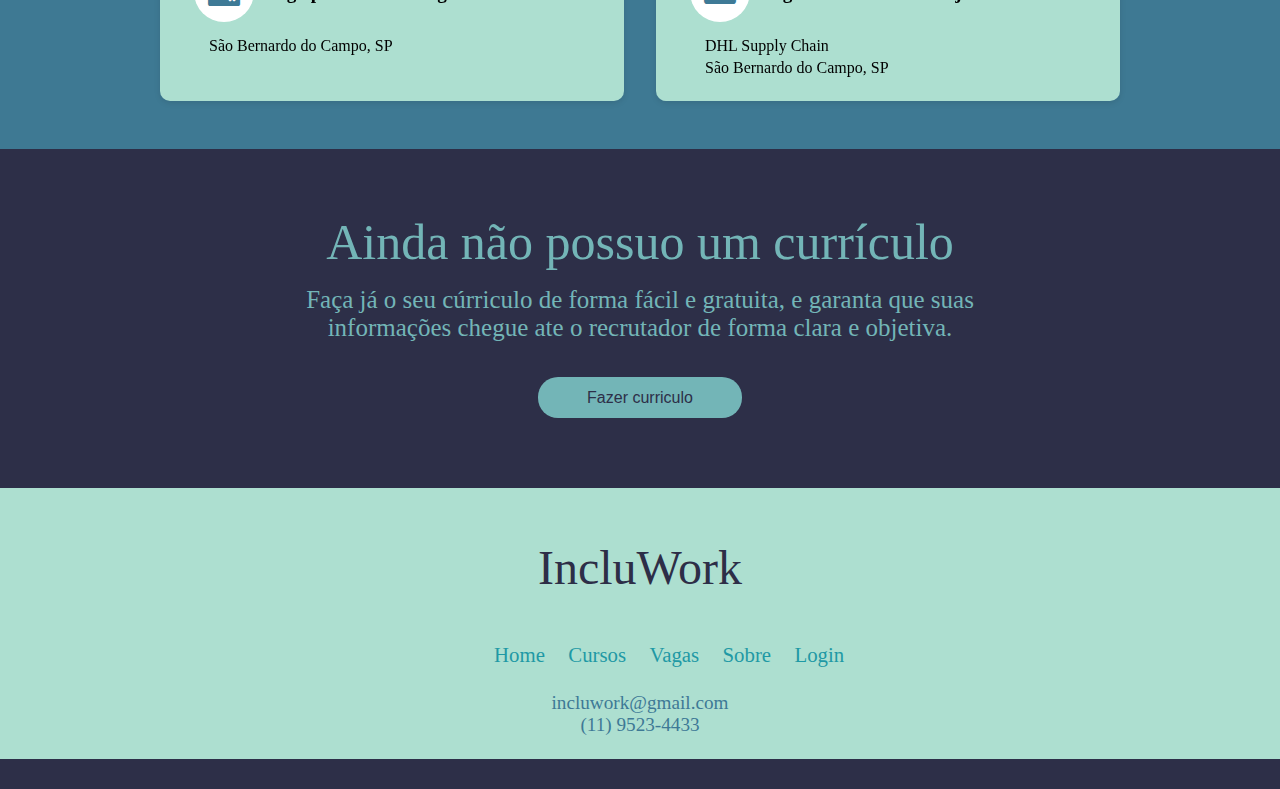
<file: vagas.html>
<!DOCTYPE html>
<html lang="pt-br">
<head>
  <meta charset="UTF-8">
  <meta name="viewport" content="width=device-width, initial-scale=1.0">
  <title>Vagas</title>
  <link rel="icon" href="img/icontest.png" type="image/x-icon">
  <link rel="stylesheet" href="https://cdnjs.cloudflare.com/ajax/libs/font-awesome/6.0.0-beta3/css/all.min.css">
  <style>
    /* Global Styles */
    body {
      margin: 0;
      padding: 0;
      background-color: #3e7993;
    }

    /* Header and Main Container Styles */

    .hero {
      background-color: #73B5B7;
      padding: 2rem;
      text-align: center;
      height: 690px;

    }

    .hero h1 {
      font-size: clamp(1.3rem, 3vw + 1.3rem, 10rem);
      margin-bottom: 5rem;
      margin-top: 15%;
      color: #fff;
    }

    .search-box {
      position: relative;
      margin-top: 2rem;
      width: 50%;
      margin-left: 22%;
    }

    .search-box input {
      padding: 1rem 5rem 0.8rem 2.5rem;
      font-size: 1.2rem;
      border: transparent;
      border-radius: 30px;
      width: 100%;
      outline: none;
      transition: all 0.3s ease;
      background-color: #3E7996;
    }

    .search-box input::placeholder {
      color: white;
  font-size: 1.3rem;
    }

    .search-box input:focus {
      background-color: #3E7996;
      border: 2px solid white;
    }
/*
    .search-icon {
      position: absolute;
      left: 0.6rem;
      top: 50%;
      transform: translateY(-50%);
      color: #fff;
    }

    /* Additional Jobs Section */
    .additional-jobs {
      background-color: #3e7993;
      padding: 3rem;
      padding-left: 10rem;
      padding-right: 10rem;
      text-align: center;
    }

    .additional-jobs h2 {
      font-size: 2rem;
      margin-bottom: 3.5rem;
      color: white;
    }

    .job-listings {
      display: grid;
      grid-template-columns: repeat(auto-fit, minmax(250px, 1fr));
      gap: 2rem;
    }

    .job-card {
      background-color: #ADDFD0;
      border-radius: 10px;
      box-shadow: 0 2px 6px rgba(0, 0, 0, 0.1);
      padding: 1.5rem;
      text-align: left;
      position: relative;
      transition: box-shadow 0.3s ease;
    }

    .job-card:hover {
      box-shadow: 0 4px 10px rgba(0, 0, 0, 0.2);
    }

    .job-card h3 {
      font-size: 1.2rem;
      margin-top: 5px;
      margin-bottom: 20px; /* Reduzido para 2px */
      margin-left: -15px;
      display: flex;
      align-items: center;
    }

    .job-card p {
      margin-bottom: 0;
      margin-top: 1%;

      
    }

    .job-details {
      display: none;
      position: absolute;
      top: 100%;
      left: 0;
      right: 0;
      background-color: #ADDFD0;
      border-radius: 0 0 8px 8px;
      box-shadow: 0 2px 6px rgba(0, 0, 0, 0.1);
      margin-top: 0.5rem;
      padding: 1rem;
      z-index: 1;
    }

    .job-card.expanded .job-details {
      display: block;
    }

    .toggle-btn {
      background-color: #4BA0A3;
      border: none;
      border-radius: 10px;
      color: #fff;
      cursor: pointer;
      font-size: 1rem;
      padding: 0.7rem 1.2rem;
      transition: background-color 0.3s ease;
      margin-top: 7%;
      margin-left: 20%;
    }

    .toggle-btn:hover {
      background-color: #008bb5;
    }

    .arrow {
      position: absolute;
      top: 10px;
      right: 10px;
      cursor: pointer;
      font-size: 1.5rem;
      transition: transform 0.3s ease;
    }

    .job-card.expanded .arrow {
      transform: rotate(180deg);
    }

    .espaca {
      margin-top: 30px;
    }


    .header {
      display: flex;
      align-items: center;
    }

    .icon-container {
      position: relative;
      width: 80px;
      height: 80px;
      margin-right: 1rem;
    }

    .icon-circle {
      display: flex;
      align-items: center;
      justify-content: center;
      background-color: #fff;
      border-radius: 50%;
      width: 60px;
      height: 60px;
      position: absolute;
      top: 50%;
      left: 50%;
      transform: translate(-50%, -50%);
    }

    .icon-circle i {
      font-size: 2rem;
      color: #3E7A96;
    }

    .text-container {
      flex: 1;
    }

    .subtitle {
      font-size: 0.7rem;
      font-weight: bold;
      color: #2D2E47;
      margin-left: -15px;
    }

    .company-info {
      margin-top: 1rem;
      font-size: 1rem;
      color: #666;
    }

    .alinha{
      margin-left: 25px;
    }
    nav {
            display: flex;
            justify-content: space-between;
            align-items: left;
            margin-top: 1%;
        }

        .nav-list {
            list-style: none;
            padding: 30px;
            padding-right: 30%;
            padding-left: 30%;
            margin: 0;
            display: flex;
            justify-content: space-around; 
            position: fixed; 
            top: 0;
            width: 40%;
            background-color: transparent; 
            transition: background-color 0.3s ease; 
            z-index: 1000; 
        }

        @media screen and (max-width: 1440px) {
            .nav-list {
                padding-left: 27%;
                padding-right: 33%;
            }
        }

        @media screen and (max-width: 1280px) {
            .nav-list {
                padding: 25px;
                padding-left: 22%;
                padding-right: 40%;
            }
        } 

    .nav-background {
            background-color: #2D2F48;
        }

        @media (max-width: 1044px) {
            .nav-background {
                background-color: transparent;
            }
        }  

        .logo {
            color: #3E7996;
            font-size: 1.4rem;
        }

        .nav-list ul {
            font-size: 1.3rem;
            display: flex;
            list-style: none;
            padding: 0;
            margin: 0;
        }

        .nav-list ul li {
            margin: 0 45px;
        }

        .nav-list ul li a {
            color: white;
            text-decoration: none;
        } 

        .menu-icon {
            font-size: 24px;
            color: #F3FFF3;
            cursor: pointer;
            position: fixed;
            top: 20px;
            left: 20px;
            z-index: 1000;
            display: none; 
        }

        .sidebar {
            height: 100%;
            width: 250px;
            position: fixed;
            top: 0;
            left: -250px; 
            background-color: #F3FFF3;
            transition: left 0.3s;
            padding-top: 60px;
            z-index: 999;
        }

        .sidebar.active {
            left: 0;
        }

        .sidebar ul {
            list-style: none;
            padding: 0;
        }

        .sidebar ul li {
            margin: 20px 0;
            text-align: center;
        }

        .sidebar ul li a {
            color: #4BA0A3;
            text-decoration: none;
            font-size: 18px;
        }

        .sidebar ul li a:hover {
            text-decoration: underline;
        }

        @media (max-width: 1044px) {
            .menu-icon {
                display: block; 
            }

            .nav-list {
                display: none; 
            }
        }

        header {
            float: left;
            position: sticky;
            top: 0;
            z-index: 1000;
        }

        .container-6{
        max-width: 1920%;
        height: 380%;
          padding: 0.3% 1%;
        background-color: #ADDFD0;
      }

      .incluwork{
  text-align: center;
  font-size: 3em;
  color: #2D2E47;
}
        
.footer{
  font-size: 1.3rem;
  list-style: none;
  text-align: center;
  margin-top: 1%;
}

@media screen and (max-width: 860px){
  .footer{
    font-size: 0.8rem;
  }
}

.footer li{
  display: inline;
}

.footer ul li a{
  color: #1F99A5;
  margin-left: 1.5%;
  text-decoration: none;
}

.email p{
  margin-top: 2%;
  color: #3E7996;
  font-size: 1.2rem;
  text-align: center;
}

@media screen and (max-width: 860px){
  .email p{
    font-size: 0.8rem;
  }
}

footer{
  background-color: #2D2F48;
  height: 30px;
}

h5{
  text-align: center;
  font-size: 3em;
  color: #2D2E47;
}

@media screen and (max-width: 860px){
  h5{
    font-size: 1.3em;
  }
}
/*BOTAO DE CURRICULO*/
.cont{
            background-color: #2D2F48;
            max-width: 100%;
            height: 250px;
            padding: 5% 10% 2% 10%;
        }
        .mission{
            color: #73B5B7;
            text-align: center;
            font-size: 50px;
            margin-top: 0;
            font-weight: normal;  
            margin-bottom: 1%;
        }

        .missiop{
            color: #73B5B7;
            text-align: center;
            font-size: 25px;
            font-weight: normal;  
            padding: 0 120px 0 120px;
            margin-top: 1.5%;
        }

        .btn{
          background-color: #73B5B7;
          border: none;
          border-radius: 20px;
          color: #2D2F48;
          cursor: pointer;
          font-size: 1rem;
          padding: 0.7rem 1.2rem;
          width: 20%;
          margin-top: 1%;
          margin-left: 40%;
        }
        /*Frame*/
        .frame-container {
            max-width: 58%;
            width: 80%;
            height: 100%;
            position: fixed;
            overflow: hidden;
        }
        .wavy-shape {
            position: absolute;
            width: 250px;
            height: 250px;
            background: transparent; /* Torna a forma transparente */
            animation: rotate 10s infinite linear;
        }

        .wavy-shape:nth-child(1){ top: 0; left: 0;  }
        .wavy-shape:nth-child(2){ top: 0; left: 0;  }
  </style>
</head>
<body>
  <header>
    <nav>
        <div class="sidebar" id="sidebar">
            <ul>
                <li><a href="index.html">Home</a></li>
                <li><a href="cursos.html">Cursos</a></li>
                <li><a href="vagas.html">Vagas</a></li>
                <li><a href="sobre.html">Sobre</a></li>
                <li><a href="login.html">Login</a></li>
            </ul>
        </div>

        <div class="nav-list">
        <ul >
            <li><a href="index.html">Home</a></li>
            <li><a href="cursos.html">Cursos</a></li>                
            <li><a href="vagas.html">Vagas</a></li>
            <li><a href="sobre.html">Sobre</a></li>                
            <li><a href="login.html">Login</a></li>
        </ul>
        </div>

        <div class="menu-icon" onclick="toggleMenu()">
            &#9776;
        </div>
    </nav>
</header>

  <main>
    <section class="hero">
      <div class="frame-container">
        <div class="wavy-shape"></div>
        <div class="wavy-shape"></div>
    </div>
      <h1>+10 VAGAS <br> DISPONIVEIS</h1>
      <div class="search-box">
        <span class="search-icon"></span>
        <input type="text" placeholder="Pesquisar vagas e empresas de interesse">
      </div>
    </section>

    <section class="additional-jobs">
      <h2>Vagas Disponíveis</h2>
      <div class="espaca"></div>

      <div class="job-listings">
        <div class="job-card">
          <div class="header">
            <div class="icon-container">
              <div class="icon-circle">
                <i class="fas fa-shopping-cart"></i>
              </div>
            </div>
            <div class="text-container">
              <p class="subtitle">Balconista</p>
              <h3>Vaga de caixa</h3>
            </div>
          </div>
          <p class="alinha">Extra, Supermercedo</p>
          <p class="alinha">Ribeirão Pires, SP</p>
          <div class="arrow">↓</div>
          <div class="job-details">
            <p class="alinha">Requisitos:</p>
            <ul>
              <li>Deficiente Intelectual</li>
              <li>Definir na entrevista</li>
            </ul>
            <p class="alinha">Beneficios:</p>
            <br>
            <p class="alinha">Definir na entrevista</p>
            <br>
            <p class="alinha">Localização:</p>
            <br>
            <p class="alinha">R. João Domingues de Oliveira, 194 - Centro, Ribeirão Pires - SP, 09400-250</p>
            <a href="curriculo.html"><button class="toggle-btn">Me Candidatar</button></a>
          </div>
        </div>

        <div class="job-card">
          <div class="header">
            <div class="icon-container">
              <div class="icon-circle">
                <i class="fas fa-shopping-cart"></i>
              </div>
            </div>
            <div class="text-container">
              <p class="subtitle">Balconista</p>
              <h3>Vaga de Balconista</h3>
            </div>
          </div>
          <p class="alinha">Ultrafarma, Farmacia</p>
          <p class="alinha">Ribeirão Pires, SP</p>
          <div class="arrow">↓</div>
          <div class="job-details">
            <p class="alinha">Requisitos:</p>
            <ul>
              <li>Qualquer tipo de deficiência</li>
              <li>Definir na entrevista</li>
            </ul>
            <p class="alinha">Beneficios:</p>
            <br>
            <p class="alinha">Definir na entrevista</p>
            <br>
            <p class="alinha">Localização:</p>
            <br>
            <p class="alinha">R. do Comércio, 87 - Centro, Ribeirão Pires - SP, 09400-200</p>
            <a href="curriculo.html"><button class="toggle-btn">Me Candidatar</button></a>
          </div>
        </div>
      </div>
      <div class="espaca"></div>
      <div class="job-listings">
        <div class="job-card">
          <div class="header">
            <div class="icon-container">
              <div class="icon-circle">
                <i class="fas fa-shopping-cart"></i>
              </div>
            </div>
            <div class="text-container">
              <p class="subtitle">Balconista</p>
              <h3>Vaga de Caixa</h3>
            </div>
          </div>
          <p class="alinha">Extra, Supermercado</p>
          <p class="alinha">Ribeirão Pires, SP</p>
          <div class="arrow">↓</div>
          <div class="job-details">
            <p class="alinha">Requisitos:</p>
            <ul>
              <li>Deficiente Físico</li>
              <li>Definir na entrevista</li>
            </ul>
            <p class="alinha">Beneficios:</p>
            <br>
            <p class="alinha">Definir na entrevista</p>
            <br>
            <p class="alinha">Localização:</p>
            <br>
            <p class="alinha"> R. Dr. Felício Laurito, 38 - Centro, Ribeirão Pires - SP, 09400-210</p>
            <a href="curriculo.html"><button class="toggle-btn">Me Candidatar</button></a>
          </div>
        </div>

        <div class="job-card">
          <div class="header">
            <div class="icon-container">
              <div class="icon-circle">
                <i class="fas fa-phone"></i>
              </div>
            </div>
            <div class="text-container">
              <p class="subtitle">Atendente</p>
              <h3>Vaga de Atendente de Loja</h3>
            </div>
          </div>
          <p class="alinha">Estrela, Loja de roupas</p>
          <p class="alinha">Ribeirão Pires, SP</p>
          <div class="arrow">↓</div>
          <div class="job-details">
            <p class="alinha">Requisitos:</p>
            <ul>
              <li>Deficiente auditivo</li>
              <li>A definir</li>
            </ul>
            <p class="alinha">Beneficios:</p>
            <br>
            <p class="alinha">Definir na entrevista</p>
            <br>
            <p class="alinha">Localização:</p>
            <br>
            <p class="alinha">R. Afrânio Peixoto, 90 - Centro, Ribeirão Pires - SP, 09400-230</p>
            <a href="curriculo.html"><button class="toggle-btn">Me Candidatar</button></a>
          </div>
        </div>
      </div>
      <div class="espaca"></div>
      <div class="job-listings">
        <div class="job-card">
          <div class="header">
            <div class="icon-container">
              <div class="icon-circle">
                <i class="fas fa-server "></i>
              </div>
            </div>
            <div class="text-container">
              <p class="subtitle">Auxiliar</p>
              <h3>Vaga de Auxiliar de Loja</h3>
            </div>
          </div>
          <p class="alinha">Ri Happy</p>
          <p class="alinha">Santo André, SP</p>
          <div class="arrow">↓</div>
          <div class="job-details">
            <p class="alinha">Requisitos:</p>
            <ul>
              <li>A definir</li>
            </ul>
            <p class="alinha">Beneficios:</p>
            <br>
            <p class="alinha">Definir na entrevista</p>
            <br>
            <p class="alinha">Localização:</p>
            <br>
            <p class="alinha">Rua Giovanni Battista Pirelli, 155 - Vila Homero Thon, Santo André - SP, 09111-340</p>
            <a href="curriculo.html"><button class="toggle-btn">Me Candidatar</button></a>
          </div>
        </div>

        <div class="job-card">
          <div class="header">
            <div class="icon-container">
              <div class="icon-circle">
                <i class="fas fa-server"></i>
              </div>
            </div>
            <div class="text-container">
              <p class="subtitle">Auxiliar</p>
              <h3>Vaga de operador de Supermercado</h3>
            </div>
          </div>
          <p class="alinha">Semar, Supermercado</p>
          <p class="alinha">Suzano, SP</p>
          <div class="arrow">↓</div>
          <div class="job-details">
            <p class="alinha">Requisitos:</p>
            <ul>
              <li>A definir</li>
            </ul>
            <p class="alinha">Beneficios:</p>
            <br>
            <p class="alinha">Definir na entrevista</p>
            <br>
            <p class="alinha">Localização:</p>
            <br>
            <p class="alinha">Estr. Samuel, 4600 - Fazenda Aya, Suzano - SP, 08620-000 </p>
            <a href="curriculo.html"><button class="toggle-btn">Me Candidatar</button></a>
          </div>
        </div>
      </div>
      <div class="espaca"></div>
      <div class="job-listings">
        <div class="job-card">
          <div class="header">
            <div class="icon-container">
              <div class="icon-circle">
                <i class="fas fa-server "></i>
              </div>
            </div>
            <div class="text-container">
              <p class="subtitle">Auxiliar</p>
              <h3>Vaga para auxiliar logistico</h3>
            </div>
          </div>
          <p class="alinha"></p>
          <p class="alinha">São Bernardo do Campo, SP</p>
          <div class="arrow">↓</div>
          <div class="job-details">
            <p class="alinha">Requisitos:</p>
            <ul>
              <li>A definir</li>
            </ul>
            <p class="alinha">Beneficios:</p>
            <br>
            <p class="alinha">Definir na entrevista</p>
            <br>
            <p class="alinha">Localização:</p>
            <br>
            <p class="alinha">Av. Pereira Barreto, 1500 - Baeta Neves, São Bernardo do Campo - SP, 09751-000</p>
            <a href="curriculo.html"><button class="toggle-btn">Me Candidatar</button></a>
          </div>
        </div>

        <div class="job-card">
          <div class="header">
            <div class="icon-container">
              <div class="icon-circle">
                <i class="fas fa-envelope"></i>
              </div>
            </div>
            <div class="text-container">
              <p class="subtitle">Assistente</p>
              <h3>Vaga de Assistente de loja</h3>
            </div>
          </div>
          <p class="alinha">DHL Supply Chain</p>
          <p class="alinha">São Bernardo do Campo, SP</p>
          <div class="arrow">↓</div>
          <div class="job-details">
            <p class="alinha">Requisitos:</p>
            <ul>
              <li>A Definir</li>
            </ul>
            <p class="alinha">Beneficios:</p>
            <br>
            <p class="alinha">Definir na entrevista</p>
            <br>
            <p class="alinha">Localização:</p>
            <br>
            <p class="alinha">Av. Pereira Barreto, 1500 - Baeta Neves, São Bernardo do Campo - SP, 09751-000</p>
            <a href="curriculo.html"><button class="toggle-btn">Me Candidatar</button></a>
          </div>
        </div>
      </div>
    </section>
  </main>

  <div class="cont">
    <h1 class="mission">Ainda não possuo um currículo</h1>
    <p class="missiop">Faça já o seu cúrriculo de forma fácil e gratuita, e garanta que suas informações chegue ate o recrutador de forma clara e objetiva.</p>
    <button class="btn" href="curriculo.html">Fazer curriculo</button>
</div>

  <div class="container-6">
    <p class="incluwork">IncluWork</p>
    <div class="footer">
        <ul >
            <li><a href="">Home</a></li>
            <li><a href="">Cursos</a></li>                
            <li><a href="">Vagas</a></li>
            <li><a href="">Sobre</a></li>                
            <li><a href="">Login</a></li>
        </ul>
    </div>
    <div class="email"><p>incluwork@gmail.com <br> (11) 9523-4433</p></div>
</div>

<footer></footer>

  <script>
    const jobCards = document.querySelectorAll('.job-card');

    jobCards.forEach(card => {
      const arrow = card.querySelector('.arrow');
      arrow.addEventListener('click', () => {
        jobCards.forEach(c => {
          if (c !== card) {
            c.classList.remove('expanded');
          }
        });
        card.classList.toggle('expanded');
      });
    });
  </script>
   <script src="script.js"></script>
</body>
</html>
</file>
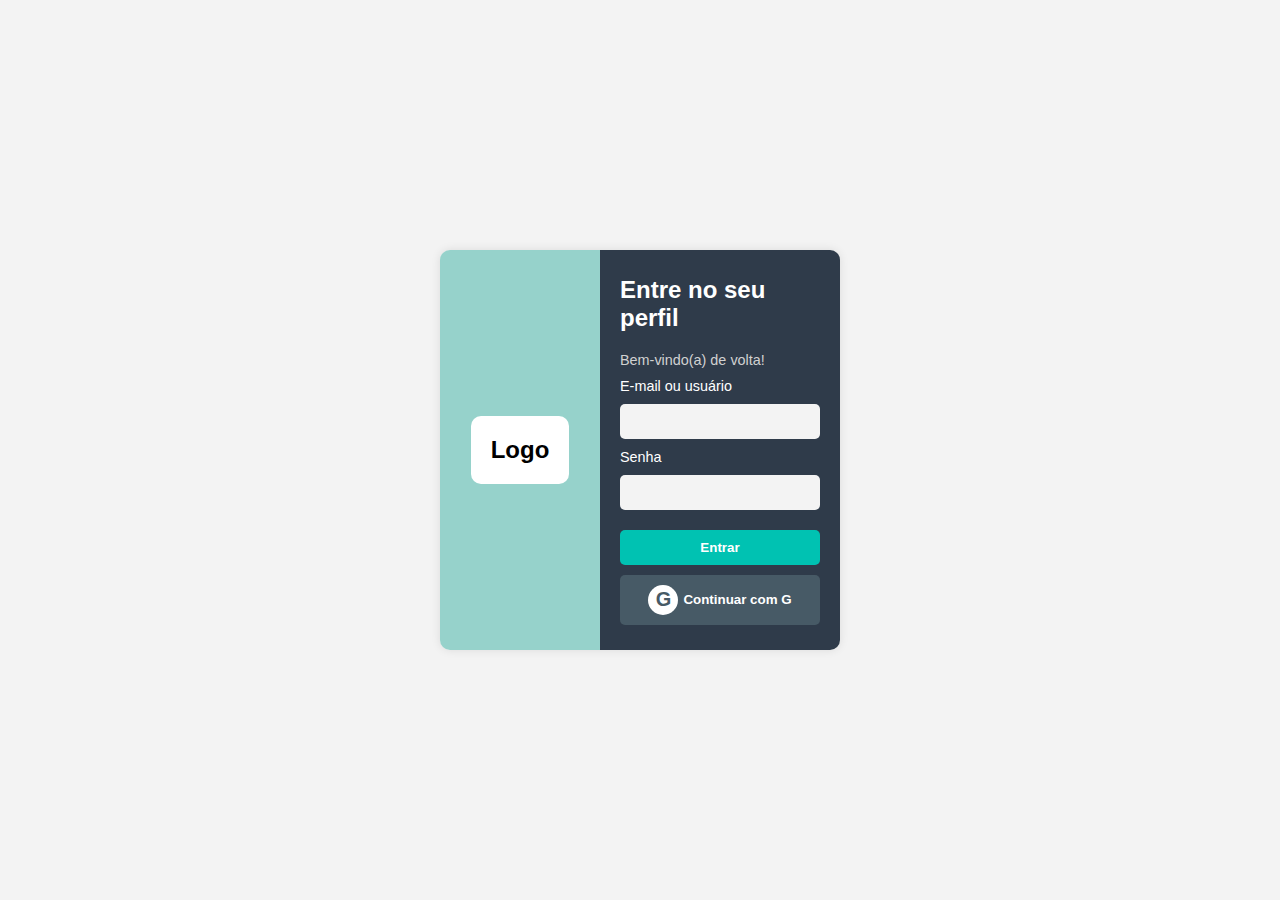
<file: Nova pasta/cadastro.html>
<!DOCTYPE html>
<html lang="pt-BR">
<head>
    <meta charset="UTF-8">
    <meta name="viewport" content="width=device-width, initial-scale=1.0">
    <title>Cadastro e Login</title>
    <link rel="stylesheet" href="style.css">
</head>
<body>
    <div class="form-container">
        <div class="logo">
            <div class="logo-placeholder">Logo</div>
        </div>
        <div class="form">
            <h2>Entre no seu perfil</h2>
            <p>Bem-vindo(a) de volta!</p>
            <form>
                <label for="login-email">E-mail ou usuário</label>
                <input type="email" id="login-email" name="login-email">

                <label for="login-password">Senha</label>
                <input type="password" id="login-password" name="login-password">

                <button type="submit">Entrar</button>
            </form>
            <button class="google-login">Continuar com G</button>
        </div>
    </div>
</body>
</html>
</file>
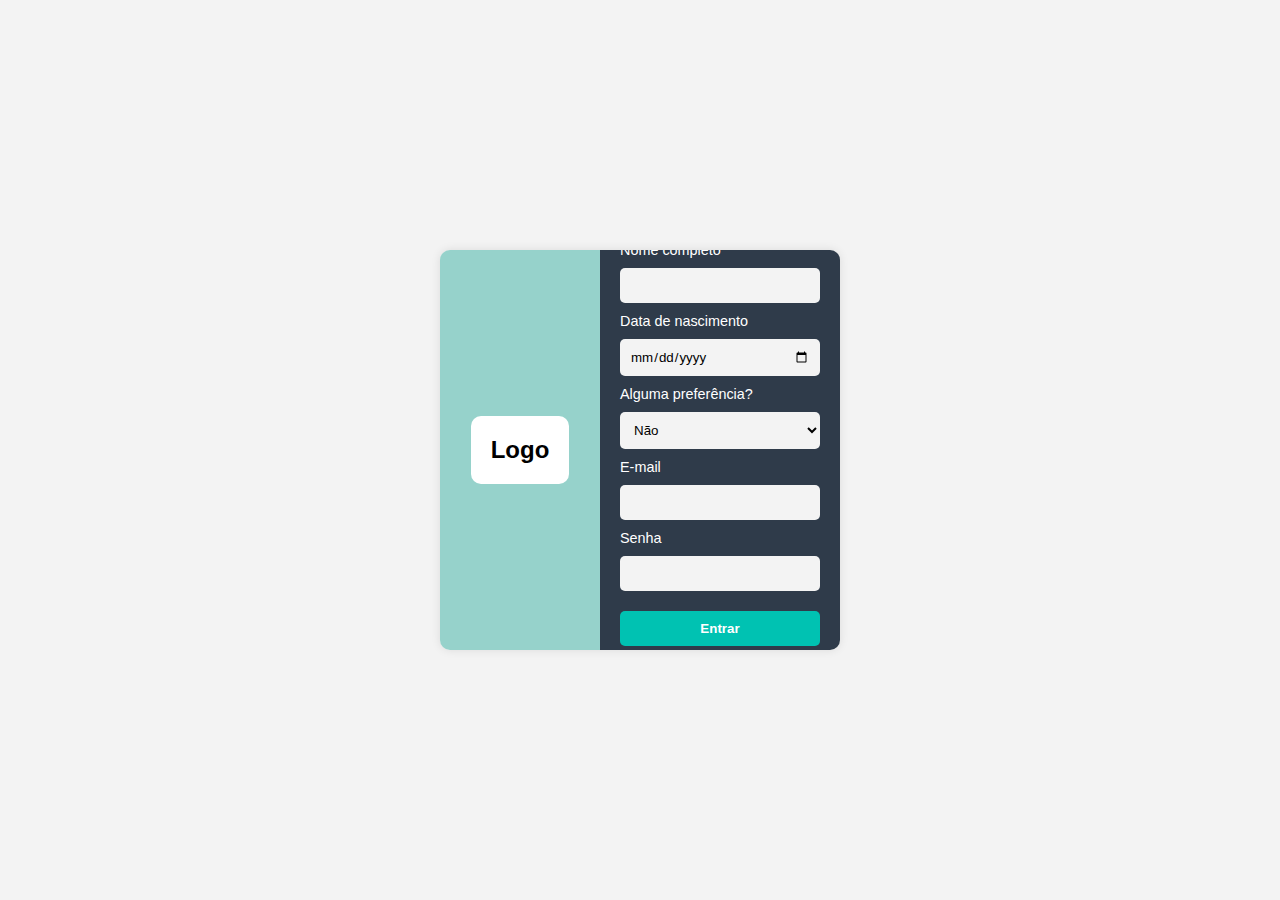
<file: Nova pasta/login.html>
<!DOCTYPE html>
<html lang="pt-BR">
<head>
    <meta charset="UTF-8">
    <meta name="viewport" content="width=device-width, initial-scale=1.0">
    <title>Cadastro e Login</title>
    <link rel="stylesheet" href="style.css">
</head>
<body>
    <div class="container">
        <div class="form-container">
            <div class="logo">
                <div class="logo-placeholder">Logo</div>
            </div>
            <div class="form">
                <h2>Cadastre-se</h2>
                <form>
                    <label for="name">Nome completo</label>
                    <input type="text" id="name" name="name">
                    
                    <label for="date">Data de nascimento</label>
                    <input type="date" id="date" name="date">

                    <label for="preferences">Alguma preferência?</label>
                    <select id="preferences" name="preferences">
                        <option value="none">Não</option>
                        <option value="yes">Sim</option>
                    </select>

                    <label for="email">E-mail</label>
                    <input type="email" id="email" name="email">

                    <label for="password">Senha</label>
                    <input type="password" id="password" name="password">

                    <button type="submit">Entrar</button>
                </form>
                <button class="google-login">Continuar com G</button>
            </div>
        </div>


    </div>
</body>
</html>
</file>
<file: Nova pasta/style.css>
* {
    margin: 0;
    padding: 0;
    box-sizing: border-box;
    font-family: Arial, sans-serif;
}

body {
    display: flex;
    justify-content: center;
    align-items: center;
    height: 100vh;
    background-color: #f3f3f3;
}

.container {
    display: flex;
    flex-direction: column;
    gap: 30px;
}

.form-container {
    display: flex;
    background-color: #eef5f4;
    width: 400px;
    height: 400px;
    box-shadow: 0 0 10px rgba(0, 0, 0, 0.1);
    border-radius: 10px;
    overflow: hidden;
}

.logo {
    background-color: #96d2cb;
    display: flex;
    justify-content: center;
    align-items: center;
    width: 40%;
    padding: 20px;
    position: relative;
}

.logo-placeholder {
    font-size: 1.5em;
    font-weight: bold;
    background-color: white;
    padding: 20px;
    border-radius: 10px;
    text-align: center;
}

.form {
    background-color: #2f3b4a;
    color: white;
    width: 60%;
    padding: 20px;
    display: flex;
    flex-direction: column;
    justify-content: center;
}

h2 {
    margin-bottom: 20px;
    font-size: 1.5em;
}

form {
    display: flex;
    flex-direction: column;
    gap: 10px;
}

label {
    font-size: 0.9em;
}

input, select {
    padding: 10px;
    border-radius: 5px;
    border: none;
    outline: none;
}

input[type="text"], input[type="email"], input[type="password"], input[type="date"], select {
    background-color: #f3f3f3;
}

button {
    padding: 10px;
    border: none;
    border-radius: 5px;
    background-color: #00c2b2;
    color: white;
    font-weight: bold;
    cursor: pointer;
    margin-top: 10px;
}

button.google-login {
    background-color: #475a66;
    display: flex;
    justify-content: center;
    align-items: center;
    gap: 5px;
}

button.google-login:before {
    content: "G";
    font-size: 1.5em;
    background-color: white;
    color: #475a66;
    border-radius: 50%;
    width: 30px;
    height: 30px;
    display: flex;
    justify-content: center;
    align-items: center;
}

p {
    font-size: 0.9em;
    margin-bottom: 10px;
    color: #d1d1d1;
}
</file>
